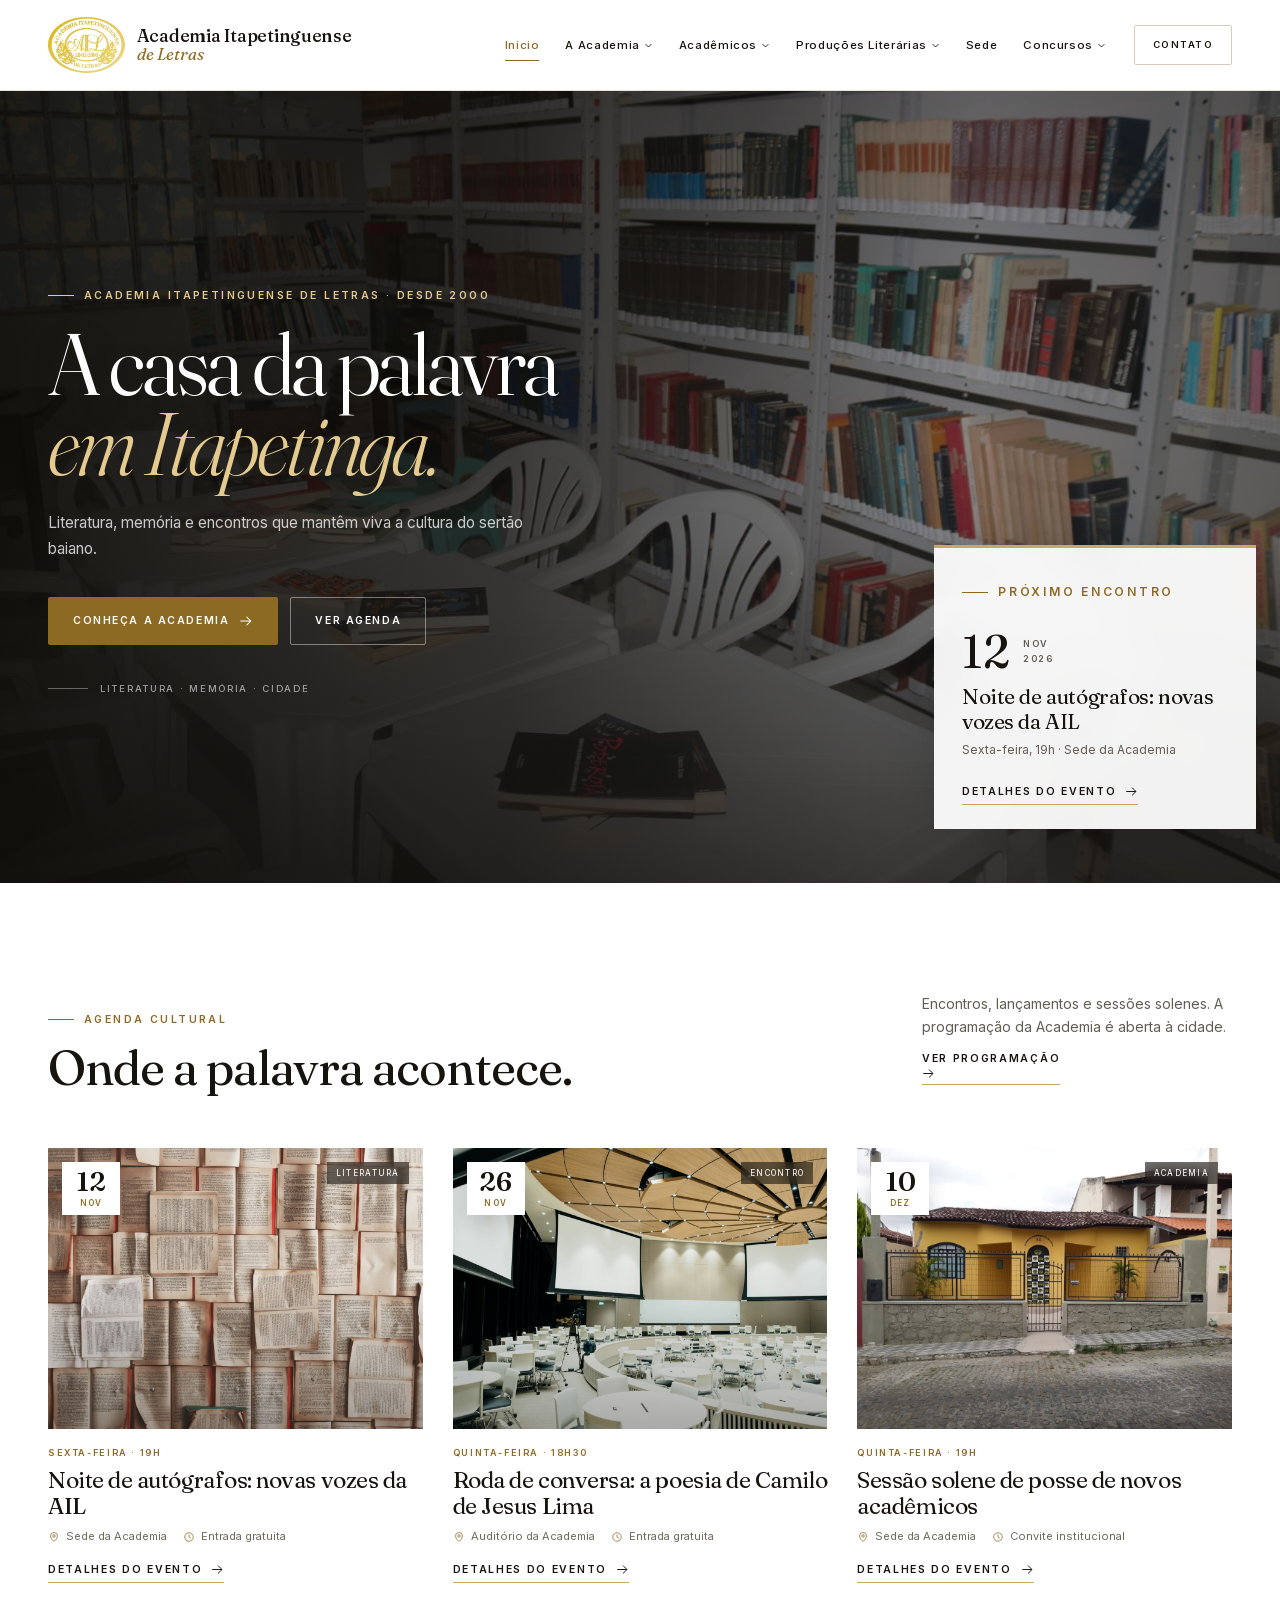
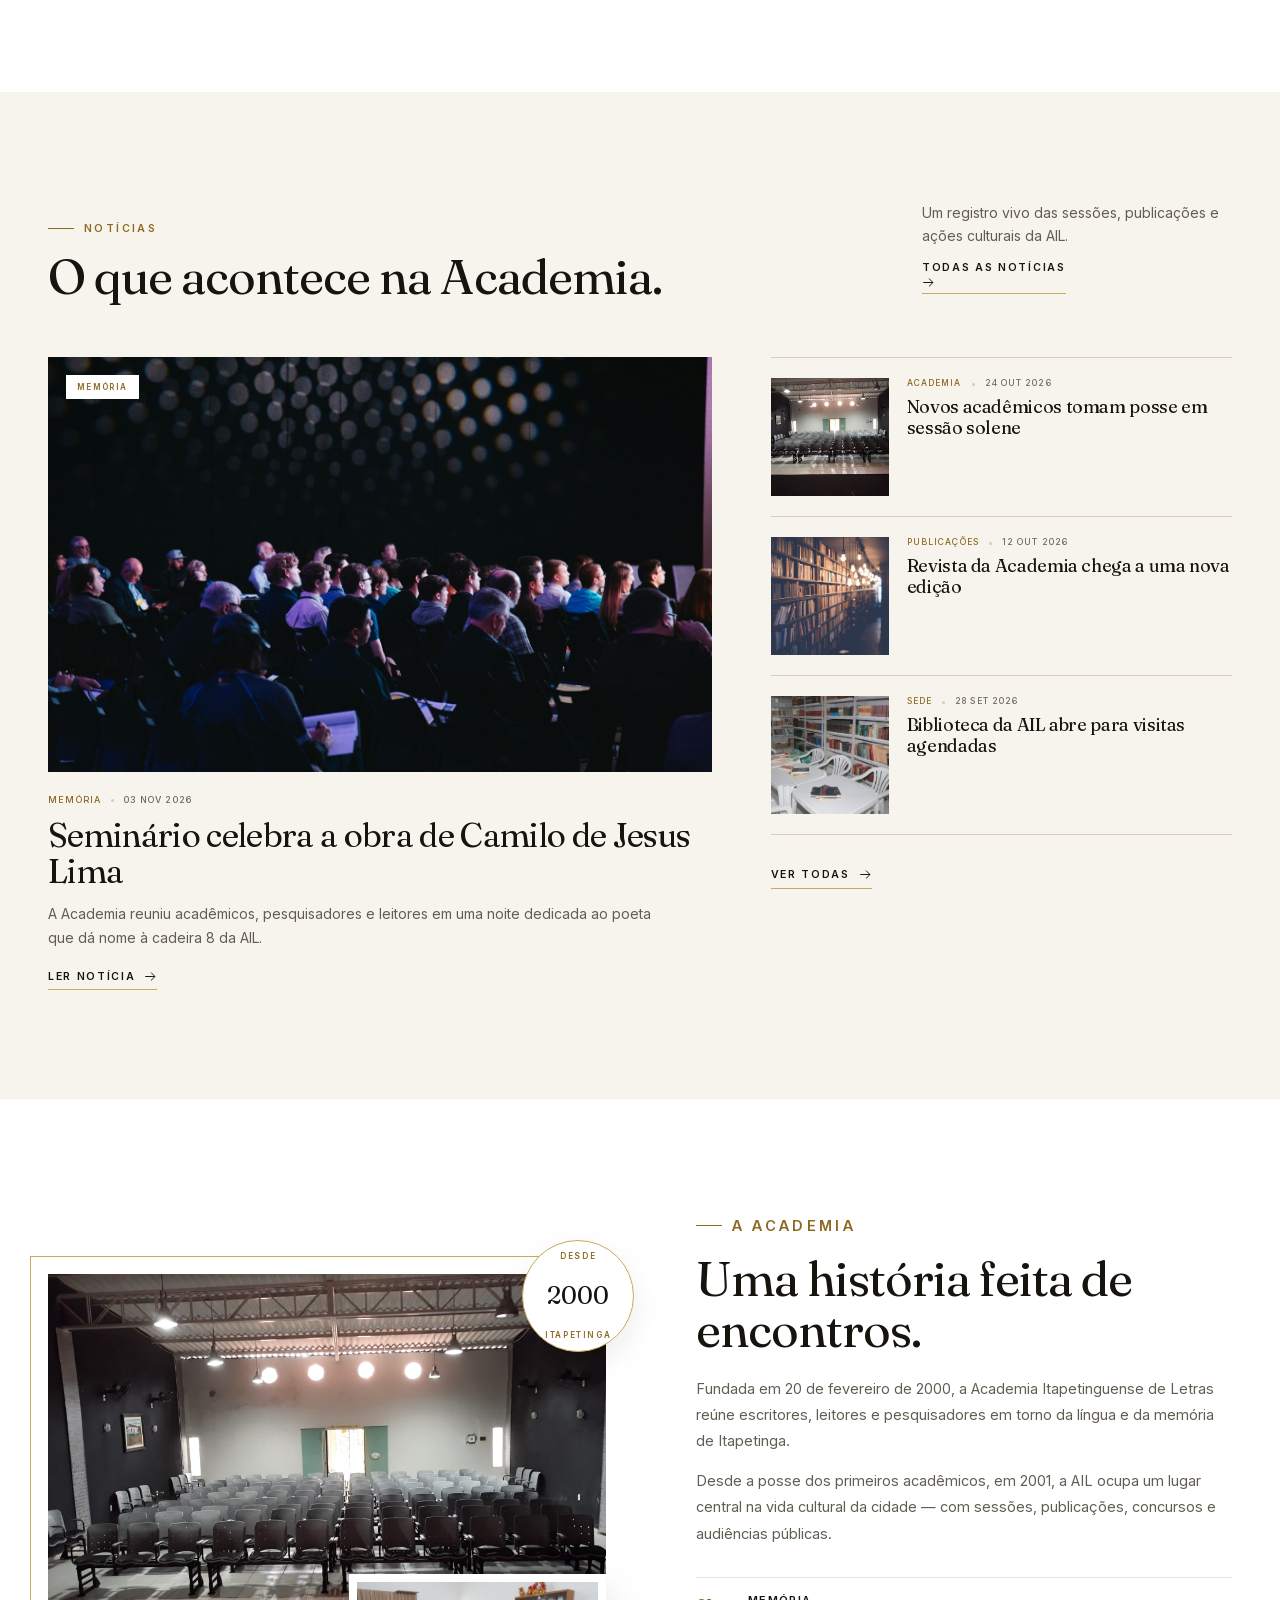
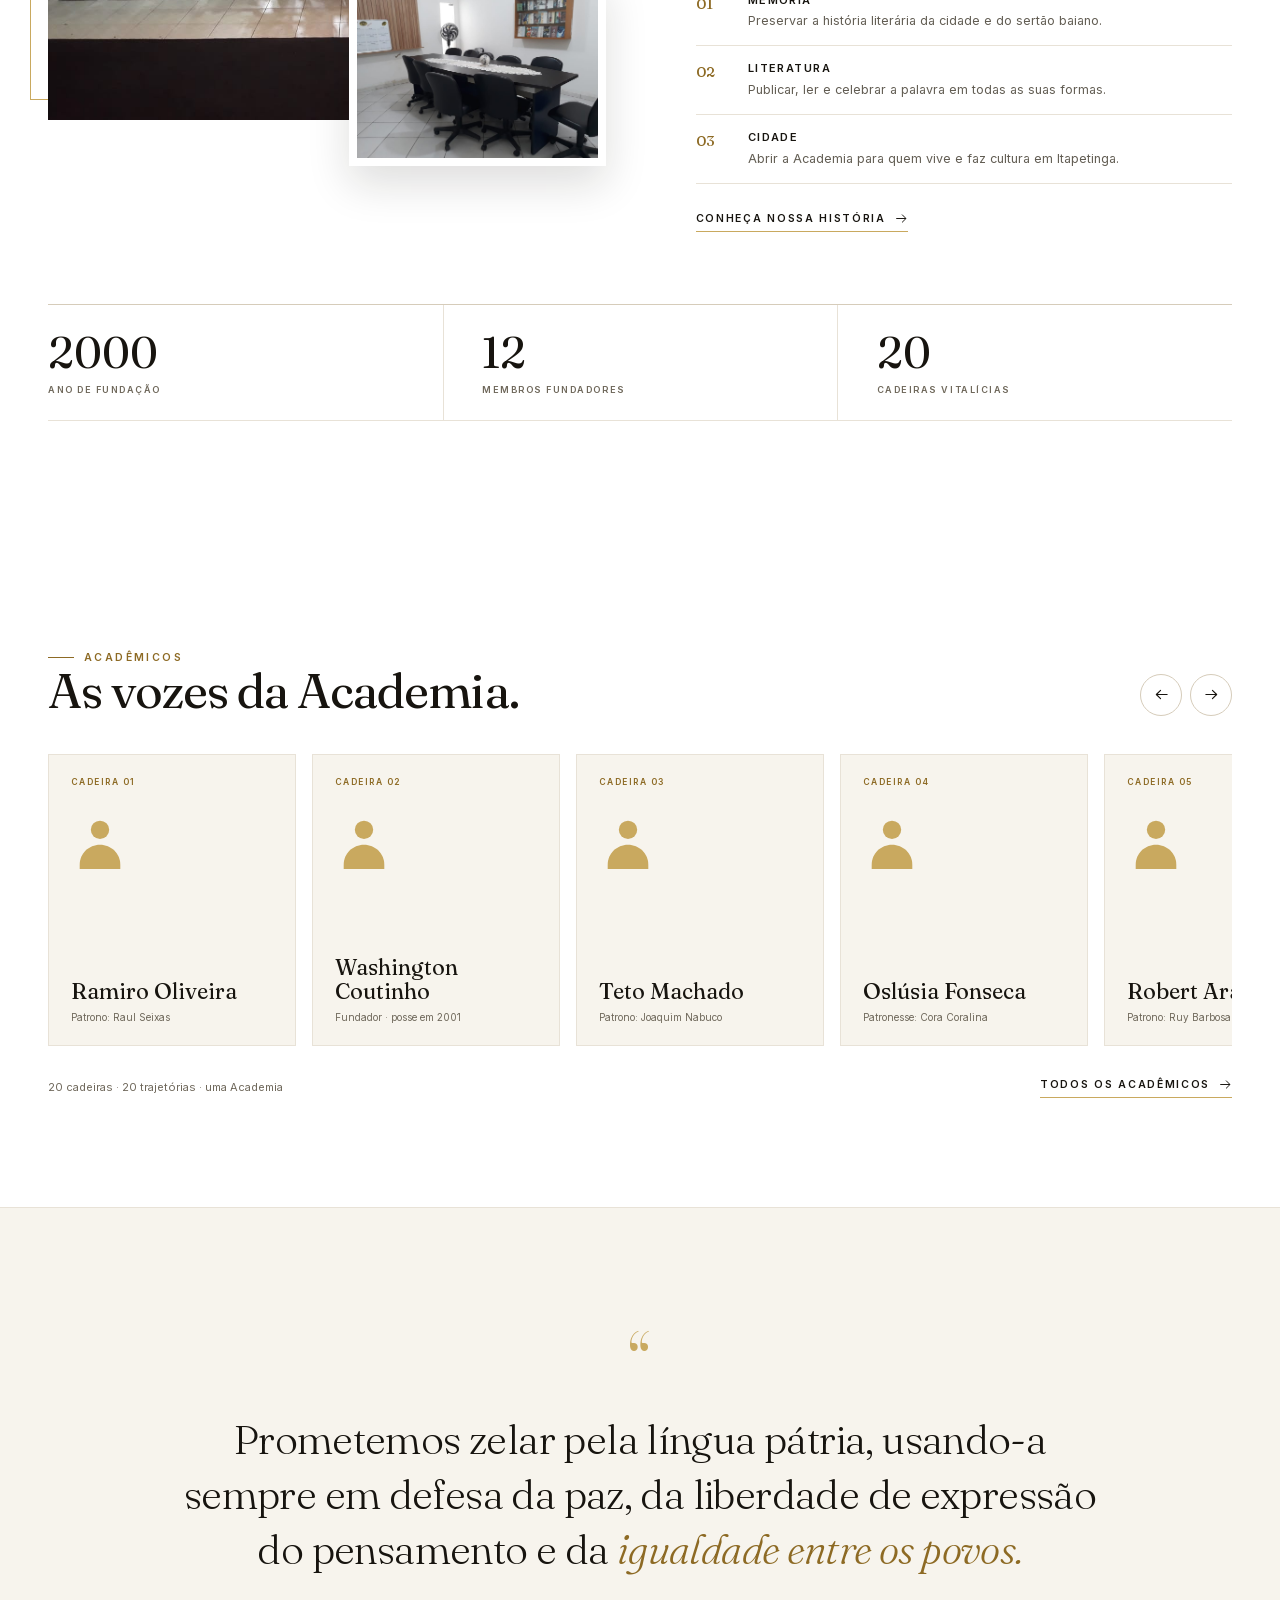
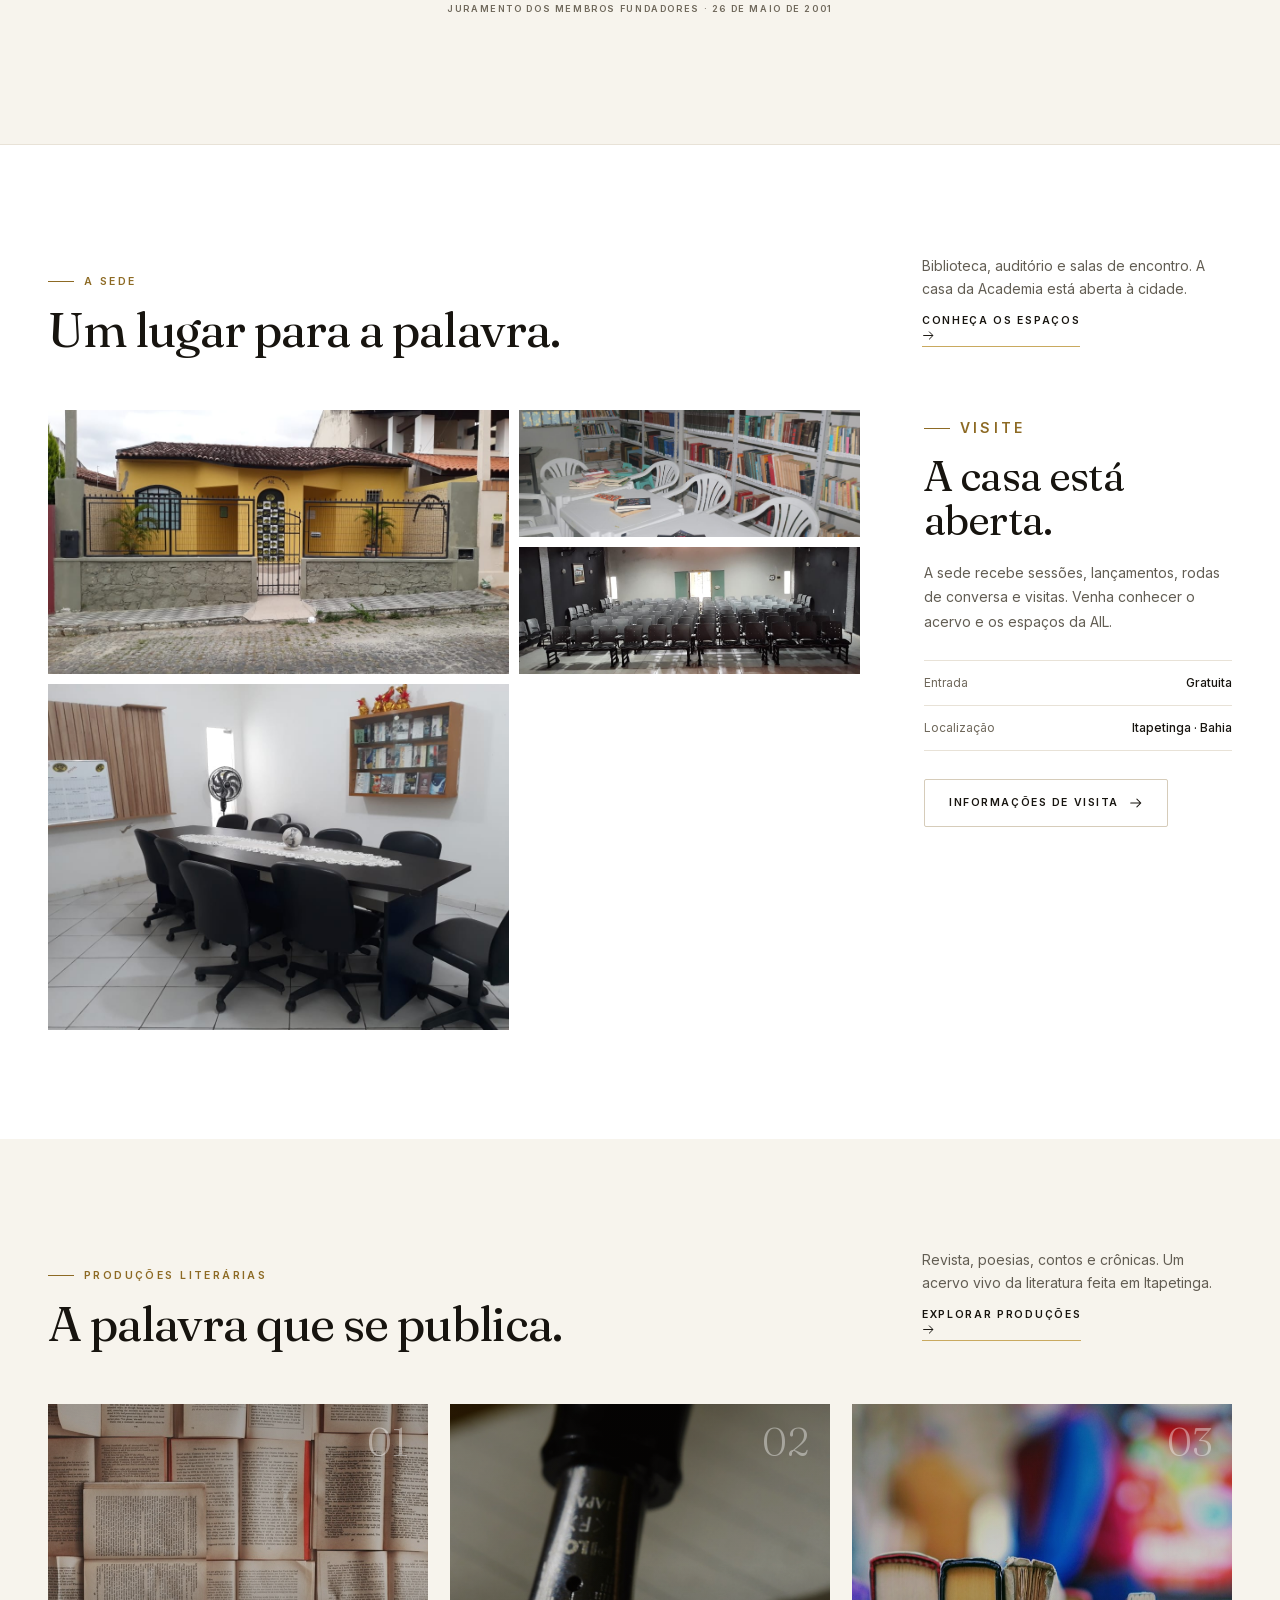
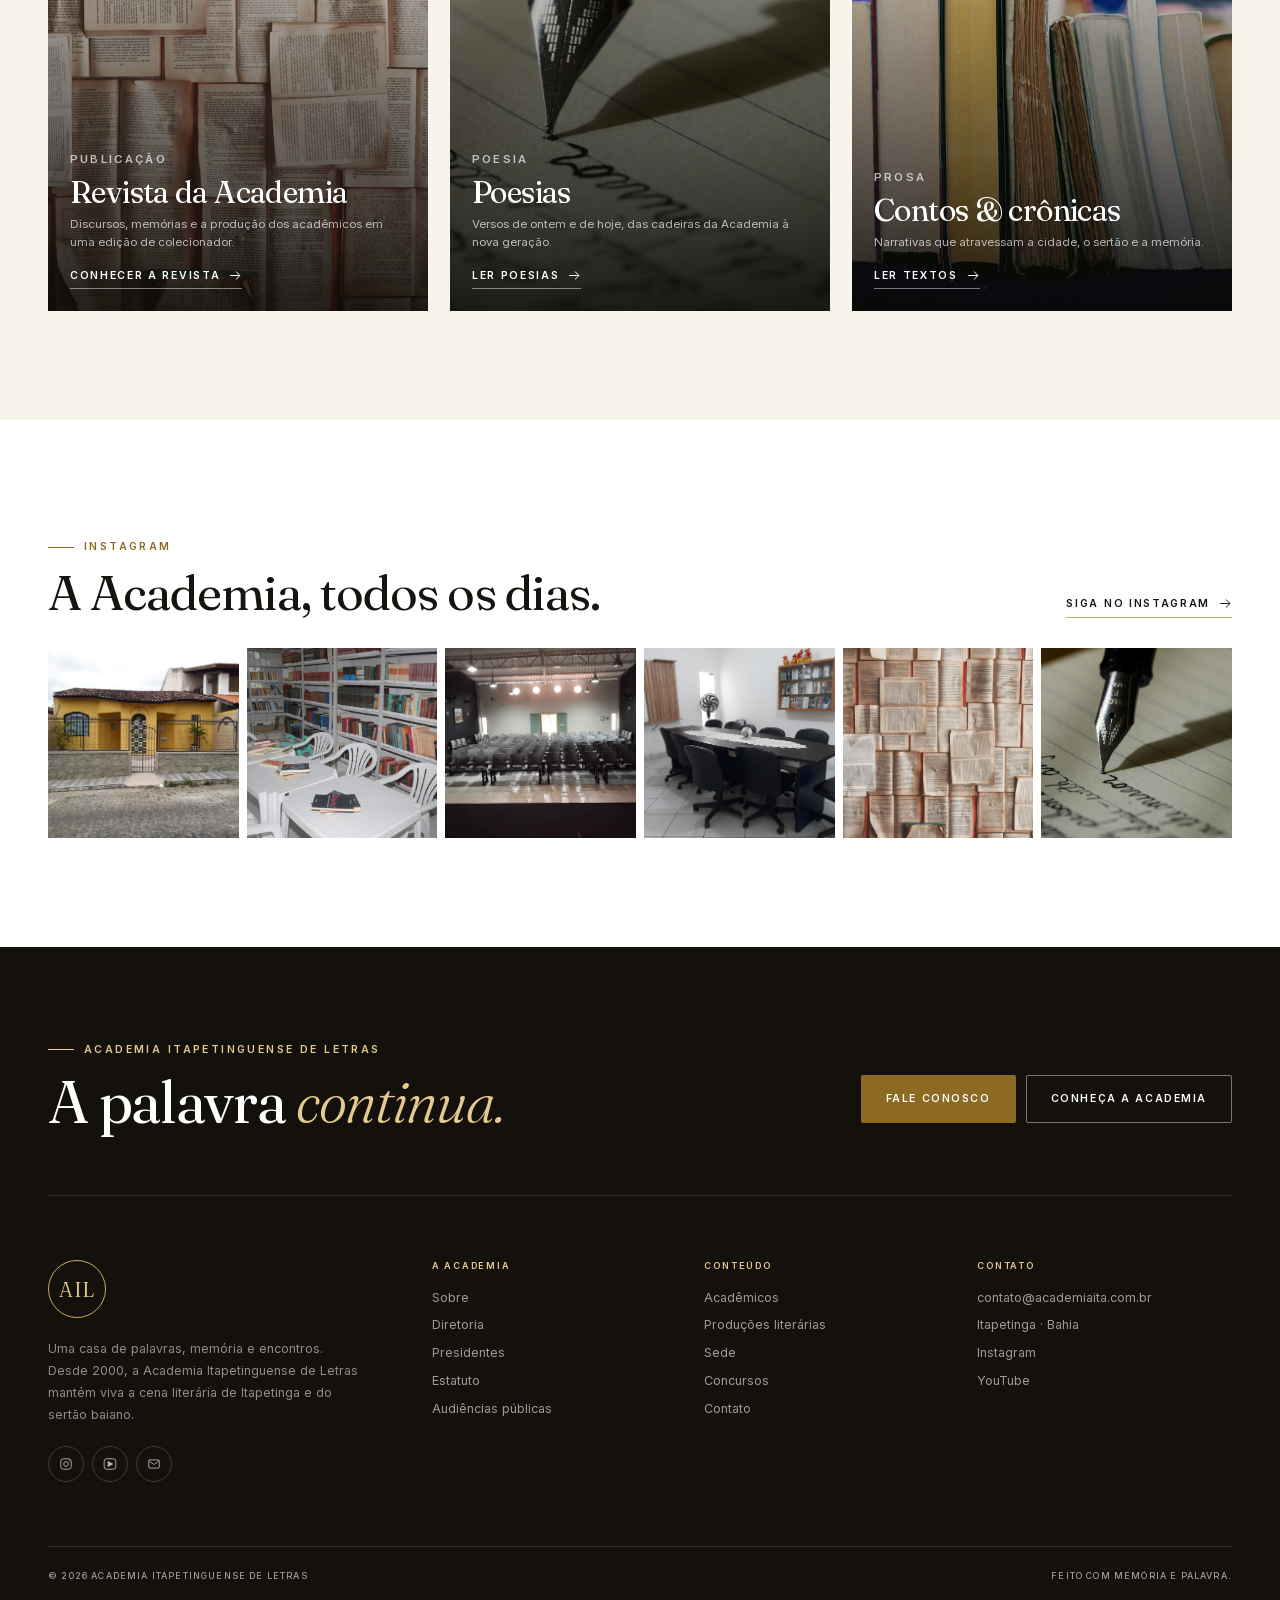
<file: index.html>
<!DOCTYPE html>
<html lang="pt-BR">
<head>
  <meta charset="utf-8">
  <meta name="viewport" content="width=device-width, initial-scale=1">
  <title>Academia Itapetinguense de Letras · Itapetinga, Bahia</title>
  <meta name="description" content="A casa da palavra em Itapetinga. Literatura, memória, agenda cultural, acadêmicos e produções literárias da Academia Itapetinguense de Letras.">
  <meta name="theme-color" content="#17140f">
  <link rel="icon" href="assets/img/favicon.svg" type="image/svg+xml">
  <link rel="stylesheet" href="assets/css/style.css?v=6">
  <script>document.documentElement.classList.add("js");</script>
</head>
<body>
<a class="skip-link" href="#main">Ir para o conteúdo</a>
<header class="site-header" id="site-header">
  <div class="container header-inner">
    <a class="brand" href="index.html" aria-label="Academia Itapetinguense de Letras">
      <img class="brand-logo" src="assets/img/logo.jpg" width="300" height="219" alt="Brasão da Academia Itapetinguense de Letras">
      <span class="brand-text"><strong>Academia Itapetinguense</strong> <span>de Letras</span></span>
    </a>
    <nav class="main-nav" id="main-nav" aria-label="Navegação principal">
      <ul class="nav-list">
        <li class="nav-item"><a class="nav-link is-active" href="index.html" aria-current="page">Início</a></li>
        <li class="nav-item">
          <a class="nav-link" href="academia.html">A Academia <svg class="chev" viewBox="0 0 12 12" fill="none" aria-hidden="true"><path d="M2.5 4.5 6 8l3.5-3.5" stroke="currentColor" stroke-width="1.2" stroke-linecap="round" stroke-linejoin="round"/></svg></a>
          <div class="dropdown dropdown-wide">
            <div>
              <p class="dropdown-title">Institucional</p>
              <a href="academia.html#sobre">Sobre a Academia</a>
              <a href="diretoria.html">Diretoria</a>
              <a href="presidentes.html">Presidentes</a>
              <a href="estatuto.html">Estatuto</a>
            </div>
            <div>
              <p class="dropdown-title">Audiências públicas</p>
              <a href="academia.html#castro-alves">Castro Alves</a>
              <a href="academia.html#loja-maconica">Loja Maçônica de Itapetinga</a>
              <a href="academia.html#camilo-jesus-lima">Camilo de Jesus Lima</a>
              <a href="academia.html#juvino-oliveira">Juvino Oliveira</a>
            </div>
          </div>
        </li>
        <li class="nav-item">
          <a class="nav-link" href="academicos.html">Acadêmicos <svg class="chev" viewBox="0 0 12 12" fill="none" aria-hidden="true"><path d="M2.5 4.5 6 8l3.5-3.5" stroke="currentColor" stroke-width="1.2" stroke-linecap="round" stroke-linejoin="round"/></svg></a>
          <div class="dropdown">
            <a href="academicos.html#atuais">Atuais</a>
            <a href="academicos.html#anteriores">Anteriores</a>
            <a href="academicos.html#patronos">Patronos</a>
          </div>
        </li>
        <li class="nav-item">
          <a class="nav-link" href="producoes.html">Produções Literárias <svg class="chev" viewBox="0 0 12 12" fill="none" aria-hidden="true"><path d="M2.5 4.5 6 8l3.5-3.5" stroke="currentColor" stroke-width="1.2" stroke-linecap="round" stroke-linejoin="round"/></svg></a>
          <div class="dropdown">
            <a href="producoes.html#revista">Revista da Academia</a>
            <a href="producoes.html#poesias">Poesias</a>
            <a href="producoes.html#contos">Contos</a>
            <a href="producoes.html#cronicas">Crônicas</a>
          </div>
        </li>
        <li class="nav-item"><a class="nav-link" href="sede.html">Sede</a></li>
        <li class="nav-item">
          <a class="nav-link" href="concursos.html">Concursos <svg class="chev" viewBox="0 0 12 12" fill="none" aria-hidden="true"><path d="M2.5 4.5 6 8l3.5-3.5" stroke="currentColor" stroke-width="1.2" stroke-linecap="round" stroke-linejoin="round"/></svg></a>
          <div class="dropdown">
            <a href="concursos.html#editais">Editais</a>
            <a href="concursos.html#vencedores">Vencedores</a>
          </div>
        </li>
      </ul>
      <div class="mobile-nav-extra">
        <a class="btn btn-gold" href="contato.html">Fale conosco</a>
        <p>Itapetinga · Bahia</p>
      </div>
    </nav>
    <div class="header-actions">
      <a class="btn btn-outline header-contact" href="contato.html">Contato</a>
      <button class="menu-toggle" type="button" aria-label="Abrir menu" aria-expanded="false" aria-controls="main-nav"><span></span><span></span></button>
    </div>
  </div>
</header>
<main id="main">
<section class="hero">
  <img class="hero-bg" src="assets/img/biblioteca.jpg" alt="Biblioteca da Academia Itapetinguense de Letras" width="1599" height="1066">
  <div class="container hero-content">
    <div class="hero-copy">
      <p class="eyebrow eyebrow-light">Academia Itapetinguense de Letras · desde 2000</p>
      <h1>A casa da palavra<br><em>em Itapetinga.</em></h1>
      <p class="hero-sub">Literatura, memória e encontros que mantêm viva a cultura do sertão baiano.</p>
      <div class="hero-actions">
        <a class="btn btn-gold" href="academia.html">Conheça a Academia <svg viewBox="0 0 16 16" fill="none" aria-hidden="true"><path d="M2 8h11M9 3.5 13.5 8 9 12.5" stroke="currentColor" stroke-width="1.2" stroke-linecap="round" stroke-linejoin="round"/></svg></a>
        <a class="btn btn-ghost" href="#agenda">Ver agenda</a>
      </div>
      <p class="hero-note">Literatura · memória · cidade</p>
    </div>
  </div>
  <aside class="next-event">
    <p class="eyebrow">Próximo encontro</p>
    <div class="next-date"><b>12</b><span>Nov<br>2026</span></div>
    <h3>Noite de autógrafos: novas vozes da AIL</h3>
    <p>Sexta-feira, 19h · Sede da Academia</p>
    <a class="link-arrow" href="#agenda">Detalhes do evento <svg viewBox="0 0 16 16" fill="none" aria-hidden="true"><path d="M2 8h11M9 3.5 13.5 8 9 12.5" stroke="currentColor" stroke-width="1.2" stroke-linecap="round" stroke-linejoin="round"/></svg></a>
  </aside>
</section>

<section class="section" id="agenda">
  <div class="container">
    <div class="section-head reveal">
      <div>
        <p class="eyebrow">Agenda cultural</p>
        <h2>Onde a palavra acontece.</h2>
      </div>
      <div class="head-aside">
        <p>Encontros, lançamentos e sessões solenes. A programação da Academia é aberta à cidade.</p>
        <a class="link-arrow" href="academia.html#audiencias">Ver programação <svg viewBox="0 0 16 16" fill="none" aria-hidden="true"><path d="M2 8h11M9 3.5 13.5 8 9 12.5" stroke="currentColor" stroke-width="1.2" stroke-linecap="round" stroke-linejoin="round"/></svg></a>
      </div>
    </div>
    <div class="agenda-grid">
      <a class="event-card reveal" href="#agenda" data-delay="1">
        <div class="event-media">
          <img src="assets/img/stock/open-book.jpg" alt="Livro aberto sobre uma mesa" loading="lazy" width="1400" height="933">
          <span class="date-badge"><b>12</b><span>Nov</span></span>
          <span class="event-tag">Literatura</span>
        </div>
        <div class="event-body">
          <p class="event-kicker">Sexta-feira · 19h</p>
          <h3>Noite de autógrafos: novas vozes da AIL</h3>
          <div class="event-meta">
            <span><svg viewBox="0 0 24 24" fill="none" aria-hidden="true"><path d="M12 21s7-5.4 7-11a7 7 0 1 0-14 0c0 5.6 7 11 7 11Z" stroke="currentColor" stroke-width="1.5"/><circle cx="12" cy="10" r="2.5" stroke="currentColor" stroke-width="1.5"/></svg> Sede da Academia</span>
            <span><svg viewBox="0 0 24 24" fill="none" aria-hidden="true"><circle cx="12" cy="12" r="8.5" stroke="currentColor" stroke-width="1.5"/><path d="M12 7.5V12l3 2" stroke="currentColor" stroke-width="1.5" stroke-linecap="round"/></svg> Entrada gratuita</span>
          </div>
          <span class="link-arrow">Detalhes do evento <svg viewBox="0 0 16 16" fill="none" aria-hidden="true"><path d="M2 8h11M9 3.5 13.5 8 9 12.5" stroke="currentColor" stroke-width="1.2" stroke-linecap="round" stroke-linejoin="round"/></svg></span>
        </div>
      </a>
      <a class="event-card reveal" href="#agenda" data-delay="4">
        <div class="event-media">
          <img src="assets/img/stock/event-2.jpg" alt="Público reunido em um encontro cultural" loading="lazy" width="1400" height="934">
          <span class="date-badge"><b>26</b><span>Nov</span></span>
          <span class="event-tag">Encontro</span>
        </div>
        <div class="event-body">
          <p class="event-kicker">Quinta-feira · 18h30</p>
          <h3>Roda de conversa: a poesia de Camilo de Jesus Lima</h3>
          <div class="event-meta">
            <span><svg viewBox="0 0 24 24" fill="none" aria-hidden="true"><path d="M12 21s7-5.4 7-11a7 7 0 1 0-14 0c0 5.6 7 11 7 11Z" stroke="currentColor" stroke-width="1.5"/><circle cx="12" cy="10" r="2.5" stroke="currentColor" stroke-width="1.5"/></svg> Auditório da Academia</span>
            <span><svg viewBox="0 0 24 24" fill="none" aria-hidden="true"><circle cx="12" cy="12" r="8.5" stroke="currentColor" stroke-width="1.5"/><path d="M12 7.5V12l3 2" stroke="currentColor" stroke-width="1.5" stroke-linecap="round"/></svg> Entrada gratuita</span>
          </div>
          <span class="link-arrow">Detalhes do evento <svg viewBox="0 0 16 16" fill="none" aria-hidden="true"><path d="M2 8h11M9 3.5 13.5 8 9 12.5" stroke="currentColor" stroke-width="1.2" stroke-linecap="round" stroke-linejoin="round"/></svg></span>
        </div>
      </a>
      <a class="event-card reveal" href="#agenda" data-delay="6">
        <div class="event-media">
          <img src="assets/img/sede.jpg" alt="Sede da Academia Itapetinguense de Letras" loading="lazy" width="1032" height="774">
          <span class="date-badge"><b>10</b><span>Dez</span></span>
          <span class="event-tag">Academia</span>
        </div>
        <div class="event-body">
          <p class="event-kicker">Quinta-feira · 19h</p>
          <h3>Sessão solene de posse de novos acadêmicos</h3>
          <div class="event-meta">
            <span><svg viewBox="0 0 24 24" fill="none" aria-hidden="true"><path d="M12 21s7-5.4 7-11a7 7 0 1 0-14 0c0 5.6 7 11 7 11Z" stroke="currentColor" stroke-width="1.5"/><circle cx="12" cy="10" r="2.5" stroke="currentColor" stroke-width="1.5"/></svg> Sede da Academia</span>
            <span><svg viewBox="0 0 24 24" fill="none" aria-hidden="true"><circle cx="12" cy="12" r="8.5" stroke="currentColor" stroke-width="1.5"/><path d="M12 7.5V12l3 2" stroke="currentColor" stroke-width="1.5" stroke-linecap="round"/></svg> Convite institucional</span>
          </div>
          <span class="link-arrow">Detalhes do evento <svg viewBox="0 0 16 16" fill="none" aria-hidden="true"><path d="M2 8h11M9 3.5 13.5 8 9 12.5" stroke="currentColor" stroke-width="1.2" stroke-linecap="round" stroke-linejoin="round"/></svg></span>
        </div>
      </a>
    </div>
  </div>
</section>

<section class="section section-paper">
  <div class="container">
    <div class="section-head reveal">
      <div>
        <p class="eyebrow">Notícias</p>
        <h2>O que acontece na Academia.</h2>
      </div>
      <div class="head-aside">
        <p>Um registro vivo das sessões, publicações e ações culturais da AIL.</p>
        <a class="link-arrow" href="#noticias">Todas as notícias <svg viewBox="0 0 16 16" fill="none" aria-hidden="true"><path d="M2 8h11M9 3.5 13.5 8 9 12.5" stroke="currentColor" stroke-width="1.2" stroke-linecap="round" stroke-linejoin="round"/></svg></a>
      </div>
    </div>
    <div class="news-layout" id="noticias">
      <a class="feature-story reveal" href="#noticias">
        <div class="feature-media">
          <img src="assets/img/stock/event-1.jpg" alt="Plateia em um seminário literário" loading="lazy" width="1400" height="933">
          <span class="feature-tag">Memória</span>
        </div>
        <div class="feature-body">
          <div class="feature-meta"><span class="cat">Memória</span><span class="dot"></span><span>03 nov 2026</span></div>
          <h3>Seminário celebra a obra de Camilo de Jesus Lima</h3>
          <p>A Academia reuniu acadêmicos, pesquisadores e leitores em uma noite dedicada ao poeta que dá nome à cadeira 8 da AIL.</p>
          <span class="link-arrow">Ler notícia <svg viewBox="0 0 16 16" fill="none" aria-hidden="true"><path d="M2 8h11M9 3.5 13.5 8 9 12.5" stroke="currentColor" stroke-width="1.2" stroke-linecap="round" stroke-linejoin="round"/></svg></span>
        </div>
      </a>
      <div class="news-list reveal" data-delay="3">
        <a class="news-item" href="#noticias">
          <div class="news-thumb"><img src="assets/img/auditorio.jpg" alt="Auditório da Academia" loading="lazy" width="1032" height="774"></div>
          <div>
            <div class="news-meta"><span class="cat">Academia</span><span class="dot"></span><span>24 out 2026</span></div>
            <h4>Novos acadêmicos tomam posse em sessão solene</h4>
          </div>
        </a>
        <a class="news-item" href="#noticias">
          <div class="news-thumb"><img src="assets/img/stock/books-1.jpg" alt="Livros em uma estante" loading="lazy" width="1400" height="1294"></div>
          <div>
            <div class="news-meta"><span class="cat">Publicações</span><span class="dot"></span><span>12 out 2026</span></div>
            <h4>Revista da Academia chega a uma nova edição</h4>
          </div>
        </a>
        <a class="news-item" href="#noticias">
          <div class="news-thumb"><img src="assets/img/biblioteca.jpg" alt="Biblioteca da Academia" loading="lazy" width="1599" height="1066"></div>
          <div>
            <div class="news-meta"><span class="cat">Sede</span><span class="dot"></span><span>28 set 2026</span></div>
            <h4>Biblioteca da AIL abre para visitas agendadas</h4>
          </div>
        </a>
        <div class="news-list-foot"><a class="link-arrow" href="#noticias">Ver todas <svg viewBox="0 0 16 16" fill="none" aria-hidden="true"><path d="M2 8h11M9 3.5 13.5 8 9 12.5" stroke="currentColor" stroke-width="1.2" stroke-linecap="round" stroke-linejoin="round"/></svg></a></div>
      </div>
    </div>
  </div>
</section>

<section class="section">
  <div class="container">
    <div class="about-grid">
      <div class="about-visual reveal">
        <div class="about-main"><img src="assets/img/auditorio.jpg" alt="Auditório da Academia Itapetinguense de Letras" loading="lazy" width="1032" height="774"></div>
        <div class="about-small"><img src="assets/img/sala-reunioes.jpg" alt="Sala de reuniões da Academia" loading="lazy" width="1032" height="774"></div>
        <div class="about-seal"><span>Desde</span><b>2000</b><span>Itapetinga</span></div>
      </div>
      <div class="about-copy reveal" data-delay="3">
        <p class="eyebrow">A Academia</p>
        <h2>Uma história feita de encontros.</h2>
        <p>Fundada em 20 de fevereiro de 2000, a Academia Itapetinguense de Letras reúne escritores, leitores e pesquisadores em torno da língua e da memória de Itapetinga.</p>
        <p>Desde a posse dos primeiros acadêmicos, em 2001, a AIL ocupa um lugar central na vida cultural da cidade — com sessões, publicações, concursos e audiências públicas.</p>
        <div class="pillars">
          <div class="pillar"><span class="num">01</span><div><h3>Memória</h3><p>Preservar a história literária da cidade e do sertão baiano.</p></div></div>
          <div class="pillar"><span class="num">02</span><div><h3>Literatura</h3><p>Publicar, ler e celebrar a palavra em todas as suas formas.</p></div></div>
          <div class="pillar"><span class="num">03</span><div><h3>Cidade</h3><p>Abrir a Academia para quem vive e faz cultura em Itapetinga.</p></div></div>
        </div>
        <a class="link-arrow" href="academia.html">Conheça nossa história <svg viewBox="0 0 16 16" fill="none" aria-hidden="true"><path d="M2 8h11M9 3.5 13.5 8 9 12.5" stroke="currentColor" stroke-width="1.2" stroke-linecap="round" stroke-linejoin="round"/></svg></a>
      </div>
    </div>
    <div class="stats-row reveal">
      <div class="stat"><b>2000</b><span>Ano de fundação</span></div>
      <div class="stat"><b>12</b><span>Membros fundadores</span></div>
      <div class="stat"><b>20</b><span>Cadeiras vitalícias</span></div>
    </div>
  </div>
</section>

<section class="section">
  <div class="container">
    <div class="voices-head reveal">
      <div>
        <p class="eyebrow">Acadêmicos</p>
        <h2>As vozes da Academia.</h2>
      </div>
      <div class="voices-nav">
        <button class="circle-btn" type="button" data-voices-prev aria-label="Ver acadêmicos anteriores"><svg viewBox="0 0 16 16" fill="none" aria-hidden="true"><path d="M14 8H3M7 3.5 2.5 8 7 12.5" stroke="currentColor" stroke-width="1.2" stroke-linecap="round" stroke-linejoin="round"/></svg></button>
        <button class="circle-btn" type="button" data-voices-next aria-label="Ver próximos acadêmicos"><svg viewBox="0 0 16 16" fill="none" aria-hidden="true"><path d="M2 8h11M9 3.5 13.5 8 9 12.5" stroke="currentColor" stroke-width="1.2" stroke-linecap="round" stroke-linejoin="round"/></svg></button>
      </div>
    </div>
    <div class="voices-track" data-voices-track>
      <article class="voice-card reveal">
  <span class="voice-chair">Cadeira 01</span>
  <span class="voice-silhouette"><svg class="person-silhouette" viewBox="0 0 120 120" fill="none" aria-hidden="true"><circle cx="60" cy="39" r="19" fill="currentColor"/><path d="M18 111c0-22.6 18.8-41 42-41s42 18.4 42 41v9H18v-9Z" fill="currentColor"/></svg></span>
  <span class="voice-name">Ramiro Oliveira</span>
  <span class="voice-patron">Patrono: Raul Seixas</span>
</article>
<article class="voice-card reveal">
  <span class="voice-chair">Cadeira 02</span>
  <span class="voice-silhouette"><svg class="person-silhouette" viewBox="0 0 120 120" fill="none" aria-hidden="true"><circle cx="60" cy="39" r="19" fill="currentColor"/><path d="M18 111c0-22.6 18.8-41 42-41s42 18.4 42 41v9H18v-9Z" fill="currentColor"/></svg></span>
  <span class="voice-name">Washington Coutinho</span>
  <span class="voice-patron">Fundador · posse em 2001</span>
</article>
<article class="voice-card reveal">
  <span class="voice-chair">Cadeira 03</span>
  <span class="voice-silhouette"><svg class="person-silhouette" viewBox="0 0 120 120" fill="none" aria-hidden="true"><circle cx="60" cy="39" r="19" fill="currentColor"/><path d="M18 111c0-22.6 18.8-41 42-41s42 18.4 42 41v9H18v-9Z" fill="currentColor"/></svg></span>
  <span class="voice-name">Teto Machado</span>
  <span class="voice-patron">Patrono: Joaquim Nabuco</span>
</article>
<article class="voice-card reveal">
  <span class="voice-chair">Cadeira 04</span>
  <span class="voice-silhouette"><svg class="person-silhouette" viewBox="0 0 120 120" fill="none" aria-hidden="true"><circle cx="60" cy="39" r="19" fill="currentColor"/><path d="M18 111c0-22.6 18.8-41 42-41s42 18.4 42 41v9H18v-9Z" fill="currentColor"/></svg></span>
  <span class="voice-name">Oslúsia Fonseca</span>
  <span class="voice-patron">Patronesse: Cora Coralina</span>
</article>
<article class="voice-card reveal">
  <span class="voice-chair">Cadeira 05</span>
  <span class="voice-silhouette"><svg class="person-silhouette" viewBox="0 0 120 120" fill="none" aria-hidden="true"><circle cx="60" cy="39" r="19" fill="currentColor"/><path d="M18 111c0-22.6 18.8-41 42-41s42 18.4 42 41v9H18v-9Z" fill="currentColor"/></svg></span>
  <span class="voice-name">Robert Araújo</span>
  <span class="voice-patron">Patrono: Ruy Barbosa</span>
</article>
<article class="voice-card reveal">
  <span class="voice-chair">Cadeira 06</span>
  <span class="voice-silhouette"><svg class="person-silhouette" viewBox="0 0 120 120" fill="none" aria-hidden="true"><circle cx="60" cy="39" r="19" fill="currentColor"/><path d="M18 111c0-22.6 18.8-41 42-41s42 18.4 42 41v9H18v-9Z" fill="currentColor"/></svg></span>
  <span class="voice-name">Silvio Macedo</span>
  <span class="voice-patron">Patrono: Carlos Drummond de Andrade</span>
</article>
<article class="voice-card reveal">
  <span class="voice-chair">Cadeira 07</span>
  <span class="voice-silhouette"><svg class="person-silhouette" viewBox="0 0 120 120" fill="none" aria-hidden="true"><circle cx="60" cy="39" r="19" fill="currentColor"/><path d="M18 111c0-22.6 18.8-41 42-41s42 18.4 42 41v9H18v-9Z" fill="currentColor"/></svg></span>
  <span class="voice-name">Júlia Lícia</span>
  <span class="voice-patron">Patronesse: Janete Clair</span>
</article>
<article class="voice-card reveal">
  <span class="voice-chair">Cadeira 08</span>
  <span class="voice-silhouette"><svg class="person-silhouette" viewBox="0 0 120 120" fill="none" aria-hidden="true"><circle cx="60" cy="39" r="19" fill="currentColor"/><path d="M18 111c0-22.6 18.8-41 42-41s42 18.4 42 41v9H18v-9Z" fill="currentColor"/></svg></span>
  <span class="voice-name">José Andrade</span>
  <span class="voice-patron">Patrono: Camilo de Jesus Lima</span>
</article>
<article class="voice-card reveal">
  <span class="voice-chair">Cadeira 09</span>
  <span class="voice-silhouette"><svg class="person-silhouette" viewBox="0 0 120 120" fill="none" aria-hidden="true"><circle cx="60" cy="39" r="19" fill="currentColor"/><path d="M18 111c0-22.6 18.8-41 42-41s42 18.4 42 41v9H18v-9Z" fill="currentColor"/></svg></span>
  <span class="voice-name">Milton Macedo</span>
  <span class="voice-patron">Patrono: Dias Gomes</span>
</article>
<article class="voice-card reveal">
  <span class="voice-chair">Cadeira 10</span>
  <span class="voice-silhouette"><svg class="person-silhouette" viewBox="0 0 120 120" fill="none" aria-hidden="true"><circle cx="60" cy="39" r="19" fill="currentColor"/><path d="M18 111c0-22.6 18.8-41 42-41s42 18.4 42 41v9H18v-9Z" fill="currentColor"/></svg></span>
  <span class="voice-name">Joselice Coelho Dias</span>
  <span class="voice-patron">Patrono: Gregório de Matos</span>
</article>
    </div>
    <div class="voices-foot reveal">
      <p>20 cadeiras · 20 trajetórias · uma Academia</p>
      <a class="link-arrow" href="academicos.html">Todos os acadêmicos <svg viewBox="0 0 16 16" fill="none" aria-hidden="true"><path d="M2 8h11M9 3.5 13.5 8 9 12.5" stroke="currentColor" stroke-width="1.2" stroke-linecap="round" stroke-linejoin="round"/></svg></a>
    </div>
  </div>
</section>

<section class="quote-section">
  <div class="container quote-inner reveal">
    <div class="quote-mark">“</div>
    <blockquote>Prometemos zelar pela língua pátria, usando-a sempre em defesa da paz, da liberdade de expressão do pensamento e da <em>igualdade entre os povos.</em></blockquote>
    <p class="quote-attribution">Juramento dos membros fundadores · 26 de maio de 2001</p>
  </div>
</section>

<section class="section">
  <div class="container">
    <div class="section-head reveal">
      <div>
        <p class="eyebrow">A sede</p>
        <h2>Um lugar para a palavra.</h2>
      </div>
      <div class="head-aside">
        <p>Biblioteca, auditório e salas de encontro. A casa da Academia está aberta à cidade.</p>
        <a class="link-arrow" href="sede.html">Conheça os espaços <svg viewBox="0 0 16 16" fill="none" aria-hidden="true"><path d="M2 8h11M9 3.5 13.5 8 9 12.5" stroke="currentColor" stroke-width="1.2" stroke-linecap="round" stroke-linejoin="round"/></svg></a>
      </div>
    </div>
    <div class="sede-layout">
      <div class="sede-gallery reveal">
        <div class="gallery-item"><img src="assets/img/sede.jpg" alt="Fachada e salão da sede" loading="lazy" width="1032" height="774"><span class="gallery-caption">Sede</span></div>
        <div class="gallery-item"><img src="assets/img/biblioteca.jpg" alt="Biblioteca da Academia" loading="lazy" width="1599" height="1066"><span class="gallery-caption">Biblioteca</span></div>
        <div class="gallery-item"><img src="assets/img/auditorio.jpg" alt="Auditório da Academia" loading="lazy" width="1032" height="774"><span class="gallery-caption">Auditório</span></div>
        <div class="gallery-item"><img src="assets/img/sala-reunioes.jpg" alt="Sala de reuniões da Academia" loading="lazy" width="1032" height="774"><span class="gallery-caption">Sala de reuniões</span></div>
      </div>
      <div class="sede-info reveal" data-delay="3">
        <p class="eyebrow">Visite</p>
        <h2>A casa está aberta.</h2>
        <p>A sede recebe sessões, lançamentos, rodas de conversa e visitas. Venha conhecer o acervo e os espaços da AIL.</p>
        <div class="info-list">
          <div class="info-row"><span>Entrada</span><strong>Gratuita</strong></div>
          <div class="info-row"><span>Localização</span><strong>Itapetinga · Bahia</strong></div>
        </div>
        <a class="btn btn-outline" href="contato.html">Informações de visita <svg viewBox="0 0 16 16" fill="none" aria-hidden="true"><path d="M2 8h11M9 3.5 13.5 8 9 12.5" stroke="currentColor" stroke-width="1.2" stroke-linecap="round" stroke-linejoin="round"/></svg></a>
      </div>
    </div>
  </div>
</section>

<section class="section section-paper">
  <div class="container">
    <div class="section-head reveal">
      <div>
        <p class="eyebrow">Produções literárias</p>
        <h2>A palavra que se publica.</h2>
      </div>
      <div class="head-aside">
        <p>Revista, poesias, contos e crônicas. Um acervo vivo da literatura feita em Itapetinga.</p>
        <a class="link-arrow" href="producoes.html">Explorar produções <svg viewBox="0 0 16 16" fill="none" aria-hidden="true"><path d="M2 8h11M9 3.5 13.5 8 9 12.5" stroke="currentColor" stroke-width="1.2" stroke-linecap="round" stroke-linejoin="round"/></svg></a>
      </div>
    </div>
    <div class="productions-grid">
      <a class="production-card reveal" href="producoes.html#revista" data-delay="1">
        <img src="assets/img/stock/open-book.jpg" alt="Livro aberto" loading="lazy" width="1400" height="933">
        <span class="production-index">01</span>
        <div class="production-body">
          <p class="production-kicker">Publicação</p>
          <h3>Revista da Academia</h3>
          <p>Discursos, memórias e a produção dos acadêmicos em uma edição de colecionador.</p>
          <span class="link-arrow">Conhecer a revista <svg viewBox="0 0 16 16" fill="none" aria-hidden="true"><path d="M2 8h11M9 3.5 13.5 8 9 12.5" stroke="currentColor" stroke-width="1.2" stroke-linecap="round" stroke-linejoin="round"/></svg></span>
        </div>
      </a>
      <a class="production-card reveal" href="producoes.html#poesias" data-delay="4">
        <img src="assets/img/stock/typewriter.jpg" alt="Máquina de escrever antiga" loading="lazy" width="1400" height="1051">
        <span class="production-index">02</span>
        <div class="production-body">
          <p class="production-kicker">Poesia</p>
          <h3>Poesias</h3>
          <p>Versos de ontem e de hoje, das cadeiras da Academia à nova geração.</p>
          <span class="link-arrow">Ler poesias <svg viewBox="0 0 16 16" fill="none" aria-hidden="true"><path d="M2 8h11M9 3.5 13.5 8 9 12.5" stroke="currentColor" stroke-width="1.2" stroke-linecap="round" stroke-linejoin="round"/></svg></span>
        </div>
      </a>
      <a class="production-card reveal" href="producoes.html#contos" data-delay="6">
        <img src="assets/img/stock/books-2.jpg" alt="Livros empilhados" loading="lazy" width="1400" height="933">
        <span class="production-index">03</span>
        <div class="production-body">
          <p class="production-kicker">Prosa</p>
          <h3>Contos &amp; crônicas</h3>
          <p>Narrativas que atravessam a cidade, o sertão e a memória.</p>
          <span class="link-arrow">Ler textos <svg viewBox="0 0 16 16" fill="none" aria-hidden="true"><path d="M2 8h11M9 3.5 13.5 8 9 12.5" stroke="currentColor" stroke-width="1.2" stroke-linecap="round" stroke-linejoin="round"/></svg></span>
        </div>
      </a>
    </div>
  </div>
</section>

<section class="section">
  <div class="container">
    <div class="insta-head reveal">
      <div>
        <p class="eyebrow">Instagram</p>
        <h2>A Academia, todos os dias.</h2>
      </div>
      <a class="link-arrow" href="https://www.instagram.com/academiadeletras.ita/" target="_blank" rel="noopener">Siga no Instagram <svg viewBox="0 0 16 16" fill="none" aria-hidden="true"><path d="M2 8h11M9 3.5 13.5 8 9 12.5" stroke="currentColor" stroke-width="1.2" stroke-linecap="round" stroke-linejoin="round"/></svg></a>
    </div>
    <div class="insta-grid reveal">
      <a class="insta-item" href="https://www.instagram.com/academiadeletras.ita/" target="_blank" rel="noopener" aria-label="Ver no Instagram"><img src="assets/img/sede.jpg" alt="Sede da Academia" loading="lazy" width="1032" height="774"><svg viewBox="0 0 24 24" fill="none" aria-hidden="true"><rect x="3" y="3" width="18" height="18" rx="5" stroke="currentColor" stroke-width="1.5"/><circle cx="12" cy="12" r="4" stroke="currentColor" stroke-width="1.5"/><circle cx="17.5" cy="6.5" r="1" fill="currentColor"/></svg></a>
      <a class="insta-item" href="https://www.instagram.com/academiadeletras.ita/" target="_blank" rel="noopener" aria-label="Ver no Instagram"><img src="assets/img/biblioteca.jpg" alt="Biblioteca da Academia" loading="lazy" width="1599" height="1066"><svg viewBox="0 0 24 24" fill="none" aria-hidden="true"><rect x="3" y="3" width="18" height="18" rx="5" stroke="currentColor" stroke-width="1.5"/><circle cx="12" cy="12" r="4" stroke="currentColor" stroke-width="1.5"/><circle cx="17.5" cy="6.5" r="1" fill="currentColor"/></svg></a>
      <a class="insta-item" href="https://www.instagram.com/academiadeletras.ita/" target="_blank" rel="noopener" aria-label="Ver no Instagram"><img src="assets/img/auditorio.jpg" alt="Auditório da Academia" loading="lazy" width="1032" height="774"><svg viewBox="0 0 24 24" fill="none" aria-hidden="true"><rect x="3" y="3" width="18" height="18" rx="5" stroke="currentColor" stroke-width="1.5"/><circle cx="12" cy="12" r="4" stroke="currentColor" stroke-width="1.5"/><circle cx="17.5" cy="6.5" r="1" fill="currentColor"/></svg></a>
      <a class="insta-item" href="https://www.instagram.com/academiadeletras.ita/" target="_blank" rel="noopener" aria-label="Ver no Instagram"><img src="assets/img/sala-reunioes.jpg" alt="Sala de reuniões" loading="lazy" width="1032" height="774"><svg viewBox="0 0 24 24" fill="none" aria-hidden="true"><rect x="3" y="3" width="18" height="18" rx="5" stroke="currentColor" stroke-width="1.5"/><circle cx="12" cy="12" r="4" stroke="currentColor" stroke-width="1.5"/><circle cx="17.5" cy="6.5" r="1" fill="currentColor"/></svg></a>
      <a class="insta-item" href="https://www.instagram.com/academiadeletras.ita/" target="_blank" rel="noopener" aria-label="Ver no Instagram"><img src="assets/img/stock/open-book.jpg" alt="Livro aberto" loading="lazy" width="1400" height="933"><svg viewBox="0 0 24 24" fill="none" aria-hidden="true"><rect x="3" y="3" width="18" height="18" rx="5" stroke="currentColor" stroke-width="1.5"/><circle cx="12" cy="12" r="4" stroke="currentColor" stroke-width="1.5"/><circle cx="17.5" cy="6.5" r="1" fill="currentColor"/></svg></a>
      <a class="insta-item" href="https://www.instagram.com/academiadeletras.ita/" target="_blank" rel="noopener" aria-label="Ver no Instagram"><img src="assets/img/stock/typewriter.jpg" alt="Máquina de escrever" loading="lazy" width="1400" height="1051"><svg viewBox="0 0 24 24" fill="none" aria-hidden="true"><rect x="3" y="3" width="18" height="18" rx="5" stroke="currentColor" stroke-width="1.5"/><circle cx="12" cy="12" r="4" stroke="currentColor" stroke-width="1.5"/><circle cx="17.5" cy="6.5" r="1" fill="currentColor"/></svg></a>
    </div>
  </div>
</section>
</main>
<footer class="site-footer">
  <div class="container">
    <div class="footer-cta">
      <div>
        <p class="eyebrow eyebrow-light">Academia Itapetinguense de Letras</p>
        <h2>A palavra <em>continua.</em></h2>
      </div>
      <div class="footer-cta-actions">
        <a class="btn btn-gold" href="contato.html">Fale conosco</a>
        <a class="btn btn-ghost" href="academia.html">Conheça a Academia</a>
      </div>
    </div>
    <div class="footer-grid">
      <div class="footer-brand">
        <div class="footer-seal">AIL</div>
        <p>Uma casa de palavras, memória e encontros. Desde 2000, a Academia Itapetinguense de Letras mantém viva a cena literária de Itapetinga e do sertão baiano.</p>
        <div class="socials">
          <a href="https://www.instagram.com/academiadeletras.ita/" target="_blank" rel="noopener" aria-label="Instagram"><svg viewBox="0 0 24 24" fill="none" aria-hidden="true"><rect x="3" y="3" width="18" height="18" rx="5" stroke="currentColor" stroke-width="1.5"/><circle cx="12" cy="12" r="4" stroke="currentColor" stroke-width="1.5"/><circle cx="17.5" cy="6.5" r="1" fill="currentColor"/></svg></a>
          <a href="https://www.youtube.com/@academiadeletras" target="_blank" rel="noopener" aria-label="YouTube"><svg viewBox="0 0 24 24" fill="none" aria-hidden="true"><rect x="2" y="3" width="20" height="18" rx="4.5" stroke="currentColor" stroke-width="1.5"/><path d="M8 17V7l10 5-10 5Z" fill="currentColor"/></svg></a>
          <a href="mailto:contato@academiaita.com.br" aria-label="E-mail"><svg viewBox="0 0 24 24" fill="none" aria-hidden="true"><rect x="3" y="5" width="18" height="14" rx="2" stroke="currentColor" stroke-width="1.5"/><path d="m4 7 8 6 8-6" stroke="currentColor" stroke-width="1.5"/></svg></a>
        </div>
      </div>
      <div class="footer-col">
        <h3>A Academia</h3>
        <ul>
          <li><a href="academia.html#sobre">Sobre</a></li>
          <li><a href="diretoria.html">Diretoria</a></li>
          <li><a href="presidentes.html">Presidentes</a></li>
          <li><a href="estatuto.html">Estatuto</a></li>
          <li><a href="academia.html#audiencias">Audiências públicas</a></li>
        </ul>
      </div>
      <div class="footer-col">
        <h3>Conteúdo</h3>
        <ul>
          <li><a href="academicos.html">Acadêmicos</a></li>
          <li><a href="producoes.html">Produções literárias</a></li>
          <li><a href="sede.html">Sede</a></li>
          <li><a href="concursos.html">Concursos</a></li>
          <li><a href="contato.html">Contato</a></li>
        </ul>
      </div>
      <div class="footer-col">
        <h3>Contato</h3>
        <ul>
          <li><a href="mailto:contato@academiaita.com.br">contato@academiaita.com.br</a></li>
          <li>Itapetinga · Bahia</li>
          <li><a href="https://www.instagram.com/academiadeletras.ita/" target="_blank" rel="noopener">Instagram</a></li>
          <li><a href="https://www.youtube.com/@academiadeletras" target="_blank" rel="noopener">YouTube</a></li>
        </ul>
      </div>
    </div>
    <div class="footer-bottom">
      <p>© <span data-year>2026</span> Academia Itapetinguense de Letras</p>
      <p>Feito com memória e palavra.</p>
    </div>
  </div>
</footer>
<script src="assets/js/main.js?v=3"></script>
</body>
</html>
</file>
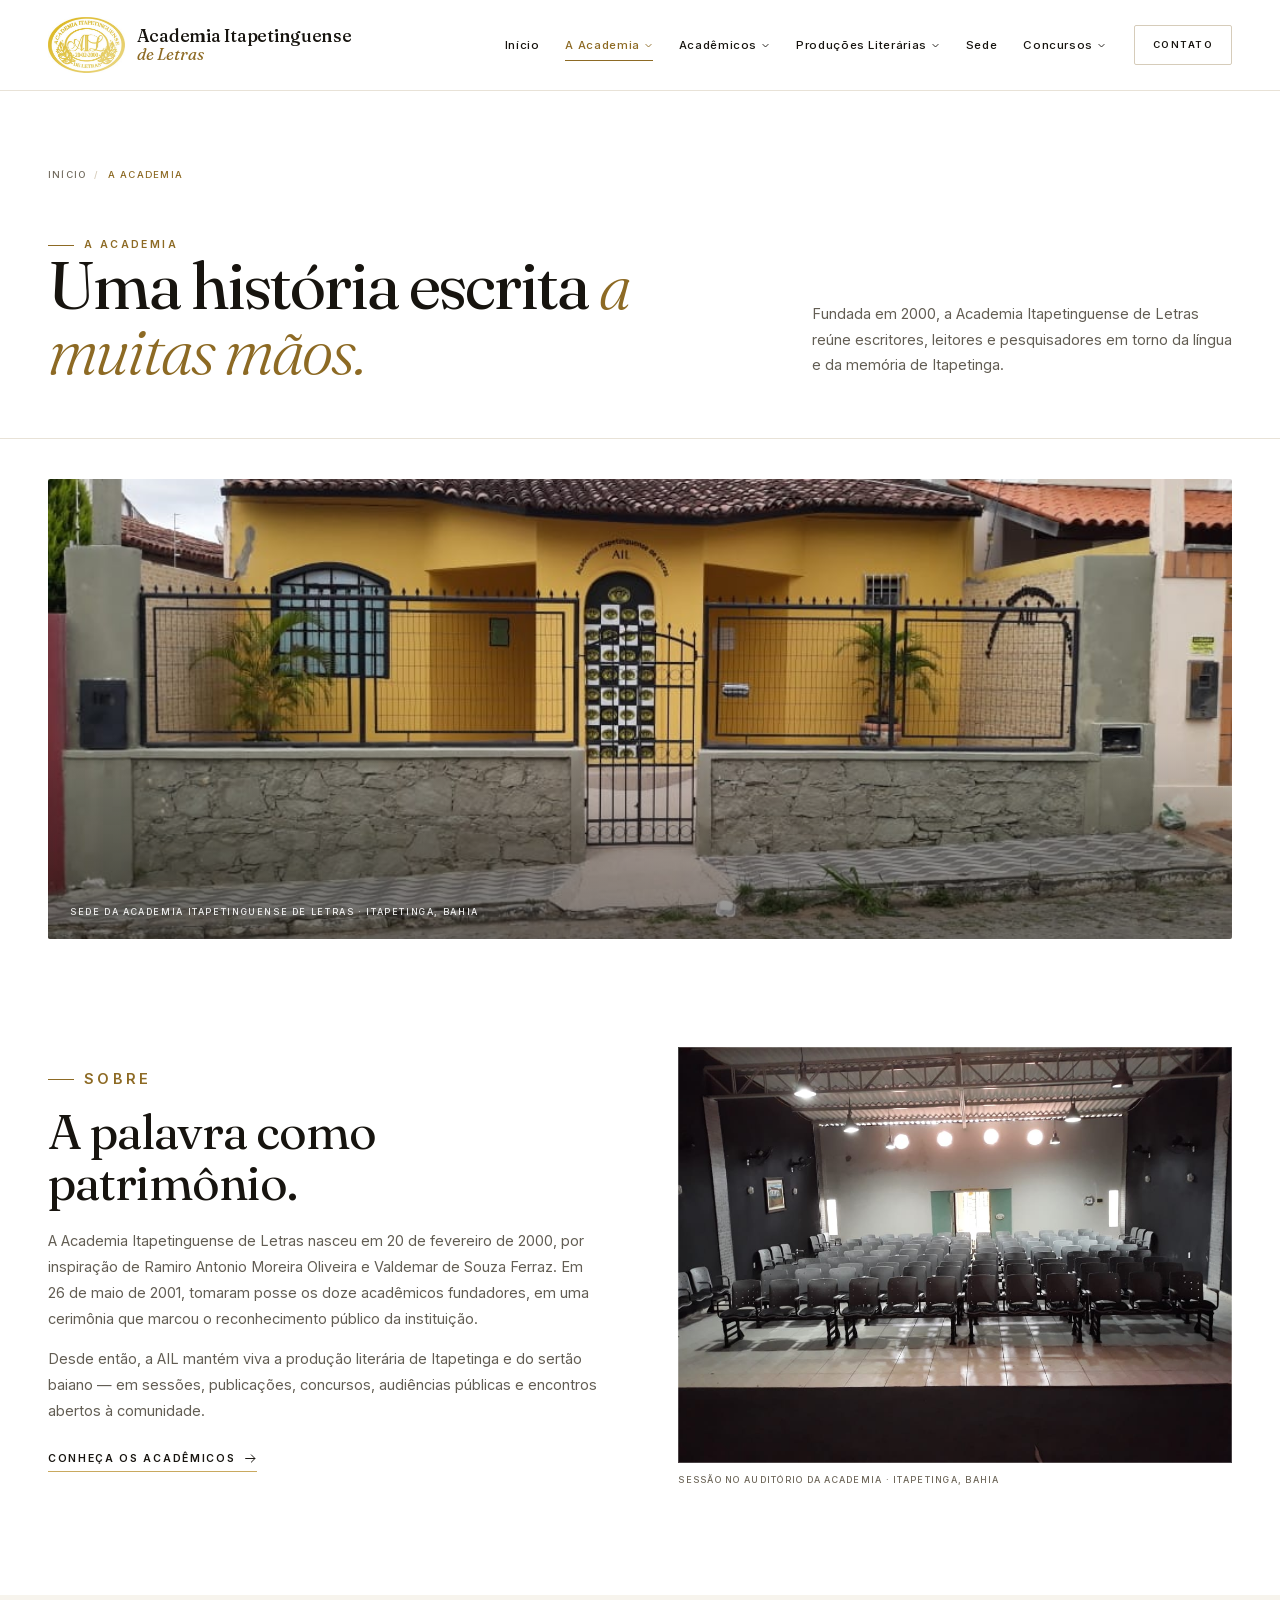
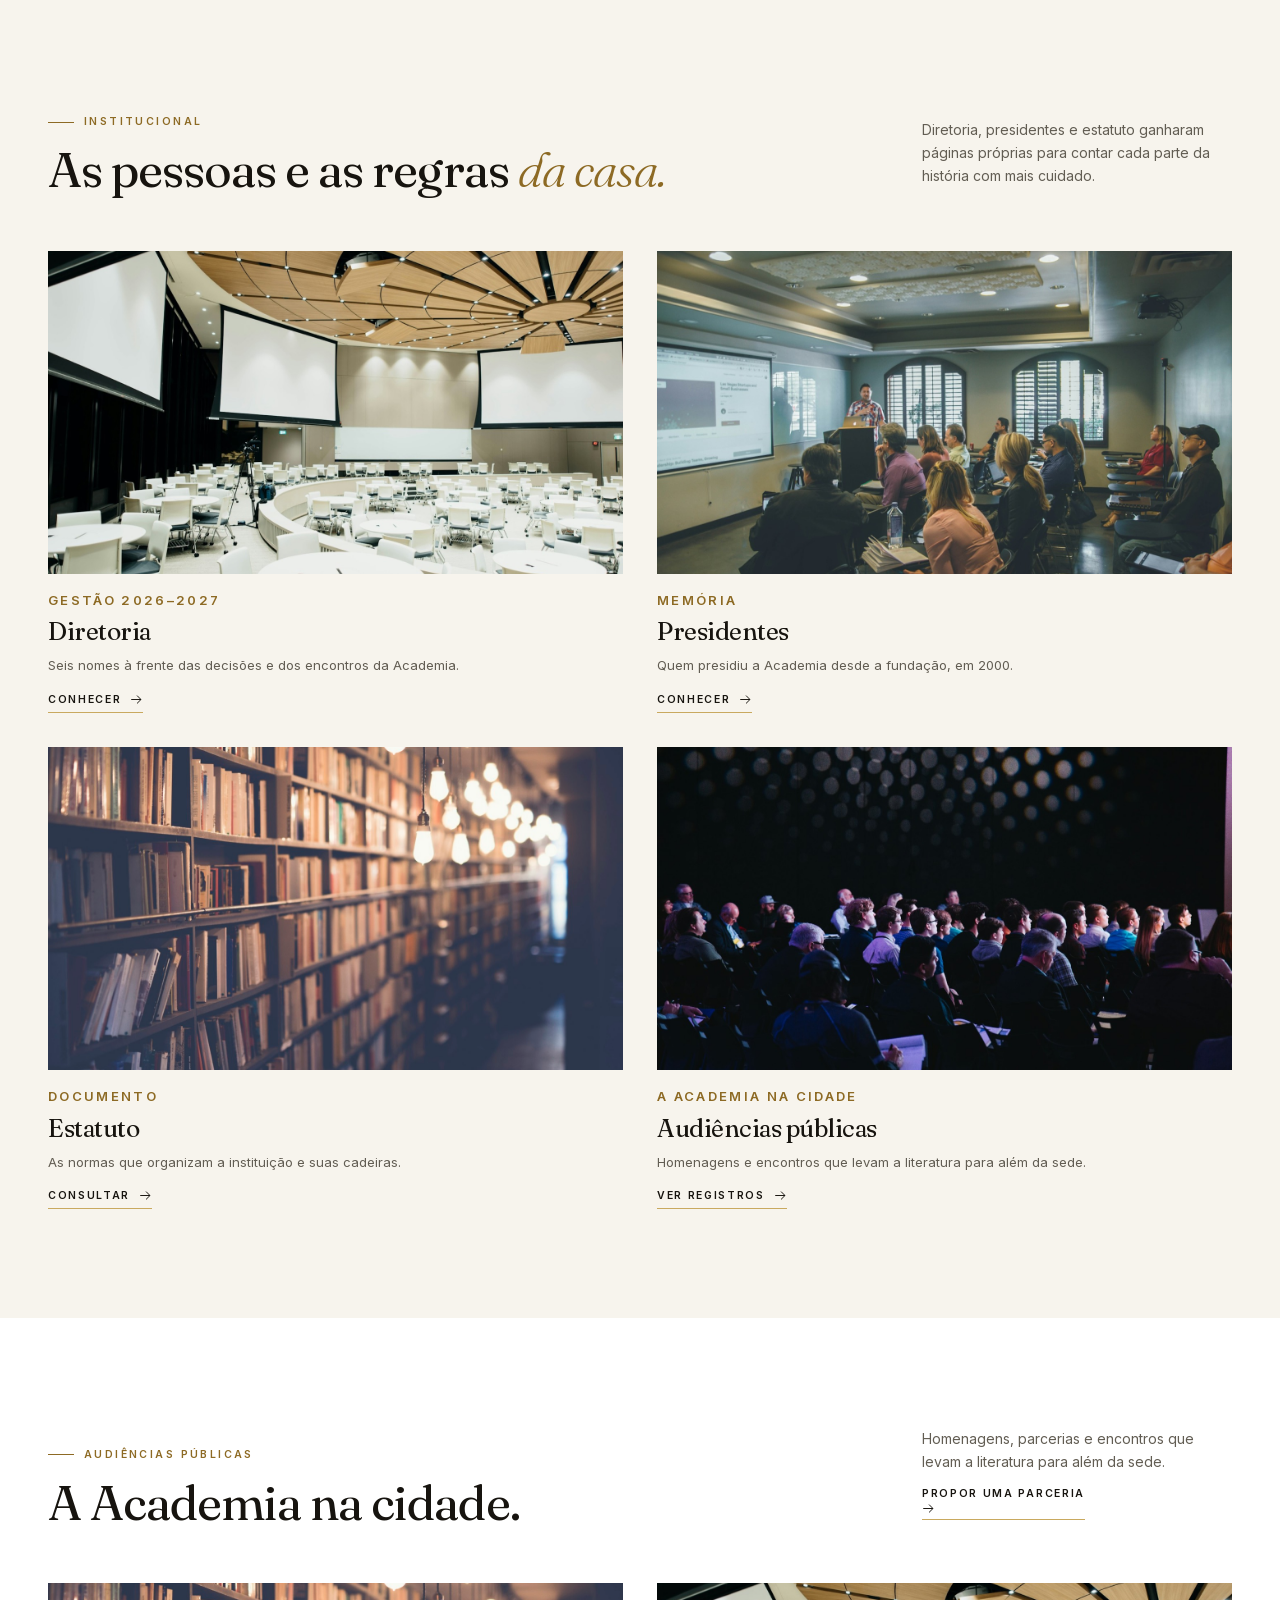
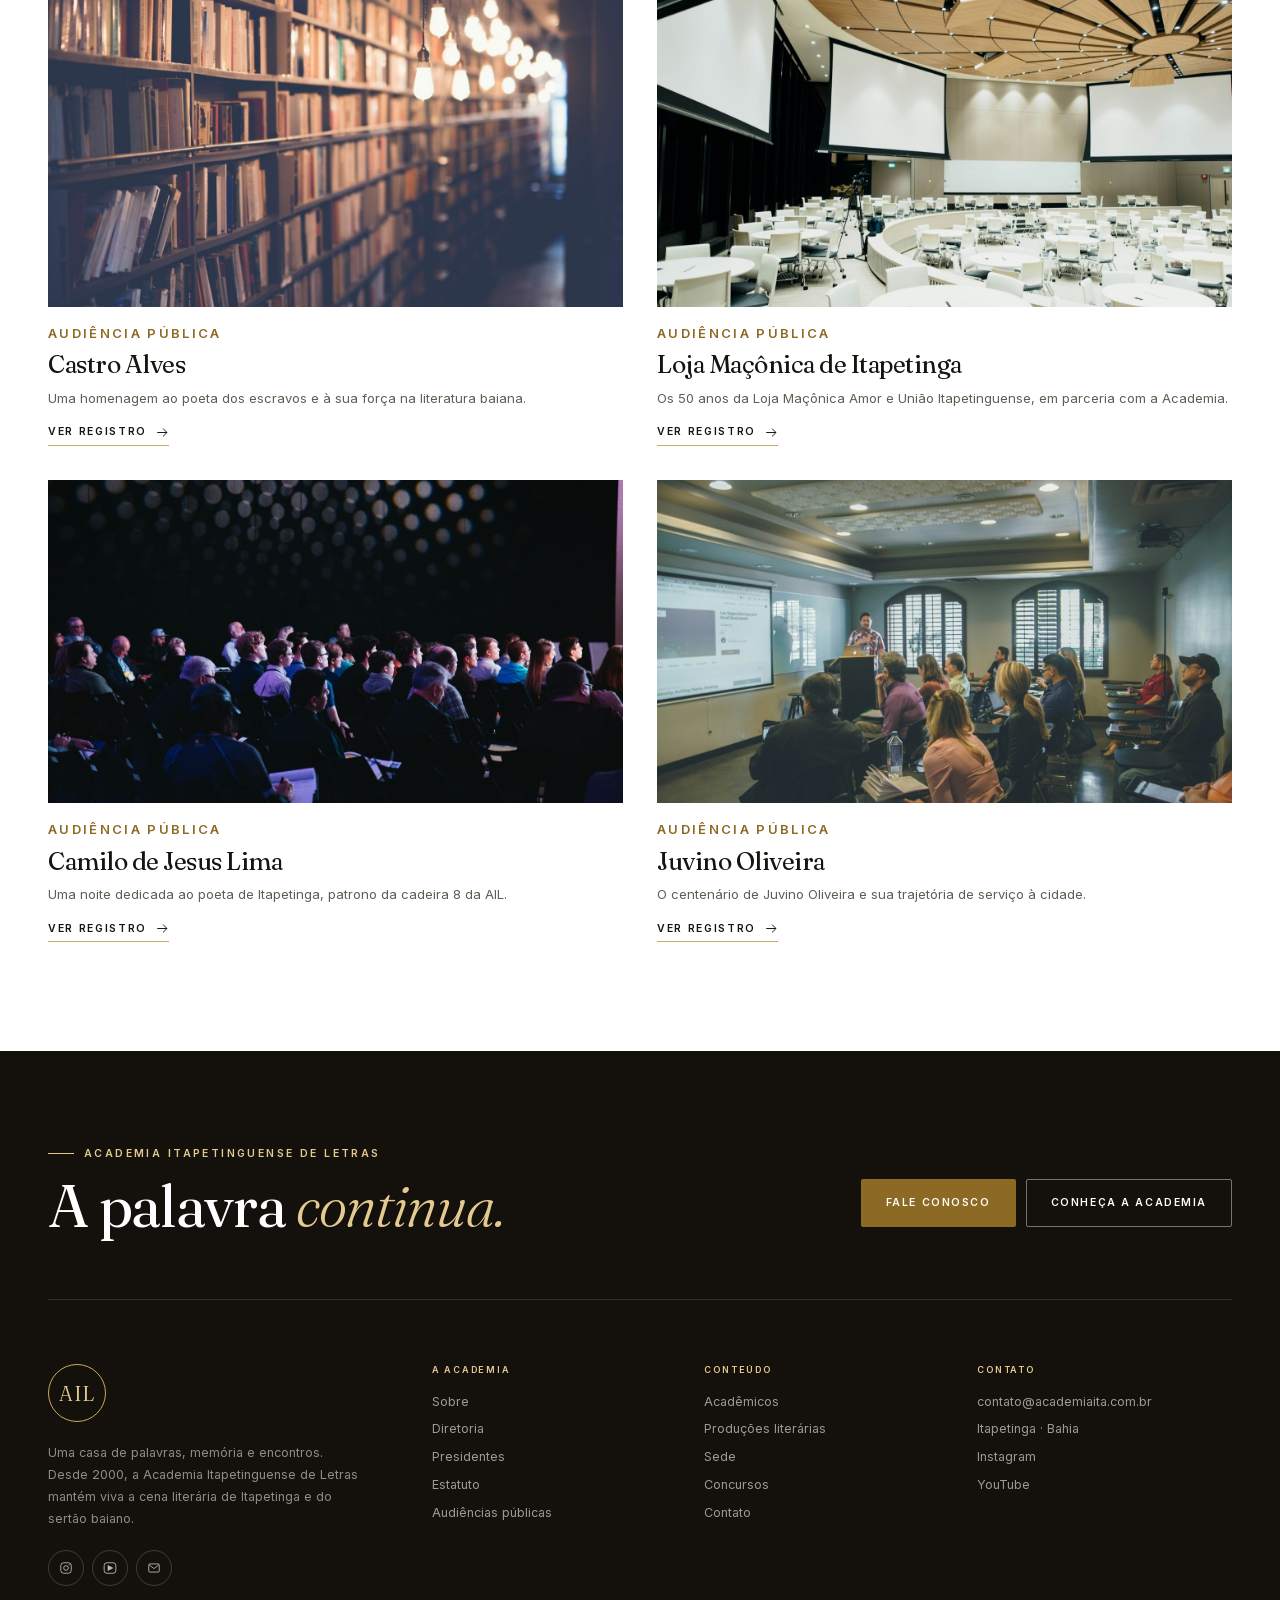
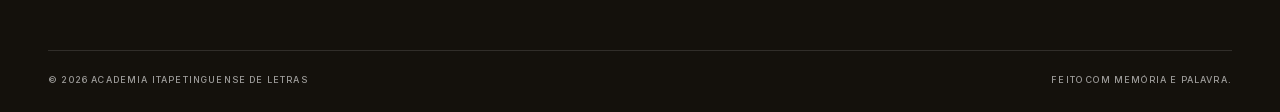
<file: academia.html>
<!DOCTYPE html>
<html lang="pt-BR">
<head>
  <meta charset="utf-8">
  <meta name="viewport" content="width=device-width, initial-scale=1">
  <title>A Academia · Academia Itapetinguense de Letras</title>
  <meta name="description" content="Conheça a história da Academia Itapetinguense de Letras, sua diretoria, seus presidentes, seu estatuto e suas audiências públicas.">
  <meta name="theme-color" content="#17140f">
  <link rel="icon" href="assets/img/favicon.svg" type="image/svg+xml">
  <link rel="stylesheet" href="assets/css/style.css?v=6">
  <script>document.documentElement.classList.add("js");</script>
</head>
<body>
<a class="skip-link" href="#main">Ir para o conteúdo</a>
<header class="site-header" id="site-header">
  <div class="container header-inner">
    <a class="brand" href="index.html" aria-label="Academia Itapetinguense de Letras">
      <img class="brand-logo" src="assets/img/logo.jpg" width="300" height="219" alt="Brasão da Academia Itapetinguense de Letras">
      <span class="brand-text"><strong>Academia Itapetinguense</strong> <span>de Letras</span></span>
    </a>
    <nav class="main-nav" id="main-nav" aria-label="Navegação principal">
      <ul class="nav-list">
        <li class="nav-item"><a class="nav-link" href="index.html">Início</a></li>
        <li class="nav-item">
          <a class="nav-link is-active" href="academia.html" aria-current="page">A Academia <svg class="chev" viewBox="0 0 12 12" fill="none" aria-hidden="true"><path d="M2.5 4.5 6 8l3.5-3.5" stroke="currentColor" stroke-width="1.2" stroke-linecap="round" stroke-linejoin="round"/></svg></a>
          <div class="dropdown dropdown-wide">
            <div>
              <p class="dropdown-title">Institucional</p>
              <a href="academia.html#sobre">Sobre a Academia</a>
              <a href="diretoria.html">Diretoria</a>
              <a href="presidentes.html">Presidentes</a>
              <a href="estatuto.html">Estatuto</a>
            </div>
            <div>
              <p class="dropdown-title">Audiências públicas</p>
              <a href="academia.html#castro-alves">Castro Alves</a>
              <a href="academia.html#loja-maconica">Loja Maçônica de Itapetinga</a>
              <a href="academia.html#camilo-jesus-lima">Camilo de Jesus Lima</a>
              <a href="academia.html#juvino-oliveira">Juvino Oliveira</a>
            </div>
          </div>
        </li>
        <li class="nav-item">
          <a class="nav-link" href="academicos.html">Acadêmicos <svg class="chev" viewBox="0 0 12 12" fill="none" aria-hidden="true"><path d="M2.5 4.5 6 8l3.5-3.5" stroke="currentColor" stroke-width="1.2" stroke-linecap="round" stroke-linejoin="round"/></svg></a>
          <div class="dropdown">
            <a href="academicos.html#atuais">Atuais</a>
            <a href="academicos.html#anteriores">Anteriores</a>
            <a href="academicos.html#patronos">Patronos</a>
          </div>
        </li>
        <li class="nav-item">
          <a class="nav-link" href="producoes.html">Produções Literárias <svg class="chev" viewBox="0 0 12 12" fill="none" aria-hidden="true"><path d="M2.5 4.5 6 8l3.5-3.5" stroke="currentColor" stroke-width="1.2" stroke-linecap="round" stroke-linejoin="round"/></svg></a>
          <div class="dropdown">
            <a href="producoes.html#revista">Revista da Academia</a>
            <a href="producoes.html#poesias">Poesias</a>
            <a href="producoes.html#contos">Contos</a>
            <a href="producoes.html#cronicas">Crônicas</a>
          </div>
        </li>
        <li class="nav-item"><a class="nav-link" href="sede.html">Sede</a></li>
        <li class="nav-item">
          <a class="nav-link" href="concursos.html">Concursos <svg class="chev" viewBox="0 0 12 12" fill="none" aria-hidden="true"><path d="M2.5 4.5 6 8l3.5-3.5" stroke="currentColor" stroke-width="1.2" stroke-linecap="round" stroke-linejoin="round"/></svg></a>
          <div class="dropdown">
            <a href="concursos.html#editais">Editais</a>
            <a href="concursos.html#vencedores">Vencedores</a>
          </div>
        </li>
      </ul>
      <div class="mobile-nav-extra">
        <a class="btn btn-gold" href="contato.html">Fale conosco</a>
        <p>Itapetinga · Bahia</p>
      </div>
    </nav>
    <div class="header-actions">
      <a class="btn btn-outline header-contact" href="contato.html">Contato</a>
      <button class="menu-toggle" type="button" aria-label="Abrir menu" aria-expanded="false" aria-controls="main-nav"><span></span><span></span></button>
    </div>
  </div>
</header>
<main id="main">
<section class="page-hero">
  <div class="container">
    <nav class="breadcrumb" aria-label="Você está aqui"><a href="index.html">Início</a><span class="sep">/</span><span>A Academia</span></nav>
    <div class="page-hero-grid">
      <div>
        <p class="eyebrow">A Academia</p>
        <h1>Uma história escrita <em>a muitas mãos.</em></h1>
      </div>
      <p class="page-lede">Fundada em 2000, a Academia Itapetinguense de Letras reúne escritores, leitores e pesquisadores em torno da língua e da memória de Itapetinga.</p>
    </div>
  </div>
</section>

<div class="page-banner">
  <div class="container">
    <figure class="page-banner-media">
      <img src="assets/img/sede.jpg" alt="Sede da Academia Itapetinguense de Letras" width="1032" height="774">
      <figcaption class="banner-caption">Sede da Academia Itapetinguense de Letras · Itapetinga, Bahia</figcaption>
    </figure>
  </div>
</div>

<section class="section" id="sobre">
  <div class="container">
    <div class="split">
      <div class="split-copy reveal">
        <p class="eyebrow">Sobre</p>
        <h2>A palavra como patrimônio.</h2>
        <p>A Academia Itapetinguense de Letras nasceu em 20 de fevereiro de 2000, por inspiração de Ramiro Antonio Moreira Oliveira e Valdemar de Souza Ferraz. Em 26 de maio de 2001, tomaram posse os doze acadêmicos fundadores, em uma cerimônia que marcou o reconhecimento público da instituição.</p>
        <p>Desde então, a AIL mantém viva a produção literária de Itapetinga e do sertão baiano — em sessões, publicações, concursos, audiências públicas e encontros abertos à comunidade.</p>
        <a class="link-arrow" href="academicos.html">Conheça os acadêmicos <svg viewBox="0 0 16 16" fill="none" aria-hidden="true"><path d="M2 8h11M9 3.5 13.5 8 9 12.5" stroke="currentColor" stroke-width="1.2" stroke-linecap="round" stroke-linejoin="round"/></svg></a>
      </div>
      <figure class="reveal" data-delay="3">
        <div class="figure-frame"><img src="assets/img/auditorio.jpg" alt="Auditório da Academia durante uma sessão" loading="lazy" width="1032" height="774"></div>
        <figcaption class="figure-caption">Sessão no auditório da Academia · Itapetinga, Bahia</figcaption>
      </figure>
    </div>
  </div>
</section>

<section class="section section-paper" id="institucional">
  <div class="container">
    <div class="section-head reveal">
      <div>
        <p class="eyebrow">Institucional</p>
        <h2>As pessoas e as regras <em>da casa.</em></h2>
      </div>
      <div class="head-aside">
        <p>Diretoria, presidentes e estatuto ganharam páginas próprias para contar cada parte da história com mais cuidado.</p>
      </div>
    </div>
    <div class="audiencias-grid">
      <a class="audiencia-card reveal" href="diretoria.html">
        <div class="audiencia-media"><img src="assets/img/stock/event-2.jpg" alt="Público em um evento cultural" loading="lazy" width="1400" height="934"></div>
        <div class="audiencia-body">
          <p class="event-kicker">Gestão 2026–2027</p>
          <h3>Diretoria</h3>
          <p>Seis nomes à frente das decisões e dos encontros da Academia.</p>
          <span class="link-arrow">Conhecer <svg viewBox="0 0 16 16" fill="none" aria-hidden="true"><path d="M2 8h11M9 3.5 13.5 8 9 12.5" stroke="currentColor" stroke-width="1.2" stroke-linecap="round" stroke-linejoin="round"/></svg></span>
        </div>
      </a>
      <a class="audiencia-card reveal" href="presidentes.html">
        <div class="audiencia-media"><img src="assets/img/stock/lecture.jpg" alt="Sala de conferências" loading="lazy" width="1400" height="933"></div>
        <div class="audiencia-body">
          <p class="event-kicker">Memória</p>
          <h3>Presidentes</h3>
          <p>Quem presidiu a Academia desde a fundação, em 2000.</p>
          <span class="link-arrow">Conhecer <svg viewBox="0 0 16 16" fill="none" aria-hidden="true"><path d="M2 8h11M9 3.5 13.5 8 9 12.5" stroke="currentColor" stroke-width="1.2" stroke-linecap="round" stroke-linejoin="round"/></svg></span>
        </div>
      </a>
      <a class="audiencia-card reveal" href="estatuto.html">
        <div class="audiencia-media"><img src="assets/img/stock/books-1.jpg" alt="Livros em uma estante" loading="lazy" width="1400" height="1294"></div>
        <div class="audiencia-body">
          <p class="event-kicker">Documento</p>
          <h3>Estatuto</h3>
          <p>As normas que organizam a instituição e suas cadeiras.</p>
          <span class="link-arrow">Consultar <svg viewBox="0 0 16 16" fill="none" aria-hidden="true"><path d="M2 8h11M9 3.5 13.5 8 9 12.5" stroke="currentColor" stroke-width="1.2" stroke-linecap="round" stroke-linejoin="round"/></svg></span>
        </div>
      </a>
      <a class="audiencia-card reveal" href="#audiencias">
        <div class="audiencia-media"><img src="assets/img/stock/event-1.jpg" alt="Plateia em um seminário" loading="lazy" width="1400" height="933"></div>
        <div class="audiencia-body">
          <p class="event-kicker">A Academia na cidade</p>
          <h3>Audiências públicas</h3>
          <p>Homenagens e encontros que levam a literatura para além da sede.</p>
          <span class="link-arrow">Ver registros <svg viewBox="0 0 16 16" fill="none" aria-hidden="true"><path d="M2 8h11M9 3.5 13.5 8 9 12.5" stroke="currentColor" stroke-width="1.2" stroke-linecap="round" stroke-linejoin="round"/></svg></span>
        </div>
      </a>
    </div>
  </div>
</section>

<section class="section" id="audiencias">
  <div class="container">
    <div class="section-head reveal">
      <div>
        <p class="eyebrow">Audiências públicas</p>
        <h2>A Academia na cidade.</h2>
      </div>
      <div class="head-aside">
        <p>Homenagens, parcerias e encontros que levam a literatura para além da sede.</p>
        <a class="link-arrow" href="contato.html">Propor uma parceria <svg viewBox="0 0 16 16" fill="none" aria-hidden="true"><path d="M2 8h11M9 3.5 13.5 8 9 12.5" stroke="currentColor" stroke-width="1.2" stroke-linecap="round" stroke-linejoin="round"/></svg></a>
      </div>
    </div>
    <div class="audiencias-grid">
      <a class="audiencia-card reveal" id="castro-alves" href="#audiencias">
  <div class="audiencia-media"><img src="assets/img/stock/books-1.jpg" alt="Livros em uma estante" loading="lazy" width="1400" height="1294"></div>
  <div class="audiencia-body">
    <p class="event-kicker">Audiência pública</p>
    <h3>Castro Alves</h3>
    <p>Uma homenagem ao poeta dos escravos e à sua força na literatura baiana.</p>
    <span class="link-arrow">Ver registro <svg viewBox="0 0 16 16" fill="none" aria-hidden="true"><path d="M2 8h11M9 3.5 13.5 8 9 12.5" stroke="currentColor" stroke-width="1.2" stroke-linecap="round" stroke-linejoin="round"/></svg></span>
  </div>
</a>
<a class="audiencia-card reveal" id="loja-maconica" href="#audiencias">
  <div class="audiencia-media"><img src="assets/img/stock/event-2.jpg" alt="Público em um evento cultural" loading="lazy" width="1400" height="934"></div>
  <div class="audiencia-body">
    <p class="event-kicker">Audiência pública</p>
    <h3>Loja Maçônica de Itapetinga</h3>
    <p>Os 50 anos da Loja Maçônica Amor e União Itapetinguense, em parceria com a Academia.</p>
    <span class="link-arrow">Ver registro <svg viewBox="0 0 16 16" fill="none" aria-hidden="true"><path d="M2 8h11M9 3.5 13.5 8 9 12.5" stroke="currentColor" stroke-width="1.2" stroke-linecap="round" stroke-linejoin="round"/></svg></span>
  </div>
</a>
<a class="audiencia-card reveal" id="camilo-jesus-lima" href="#audiencias">
  <div class="audiencia-media"><img src="assets/img/stock/event-1.jpg" alt="Plateia em um seminário" loading="lazy" width="1400" height="933"></div>
  <div class="audiencia-body">
    <p class="event-kicker">Audiência pública</p>
    <h3>Camilo de Jesus Lima</h3>
    <p>Uma noite dedicada ao poeta de Itapetinga, patrono da cadeira 8 da AIL.</p>
    <span class="link-arrow">Ver registro <svg viewBox="0 0 16 16" fill="none" aria-hidden="true"><path d="M2 8h11M9 3.5 13.5 8 9 12.5" stroke="currentColor" stroke-width="1.2" stroke-linecap="round" stroke-linejoin="round"/></svg></span>
  </div>
</a>
<a class="audiencia-card reveal" id="juvino-oliveira" href="#audiencias">
  <div class="audiencia-media"><img src="assets/img/stock/lecture.jpg" alt="Sala de conferências" loading="lazy" width="1400" height="933"></div>
  <div class="audiencia-body">
    <p class="event-kicker">Audiência pública</p>
    <h3>Juvino Oliveira</h3>
    <p>O centenário de Juvino Oliveira e sua trajetória de serviço à cidade.</p>
    <span class="link-arrow">Ver registro <svg viewBox="0 0 16 16" fill="none" aria-hidden="true"><path d="M2 8h11M9 3.5 13.5 8 9 12.5" stroke="currentColor" stroke-width="1.2" stroke-linecap="round" stroke-linejoin="round"/></svg></span>
  </div>
</a>
    </div>
  </div>
</section>
</main>
<footer class="site-footer">
  <div class="container">
    <div class="footer-cta">
      <div>
        <p class="eyebrow eyebrow-light">Academia Itapetinguense de Letras</p>
        <h2>A palavra <em>continua.</em></h2>
      </div>
      <div class="footer-cta-actions">
        <a class="btn btn-gold" href="contato.html">Fale conosco</a>
        <a class="btn btn-ghost" href="academia.html">Conheça a Academia</a>
      </div>
    </div>
    <div class="footer-grid">
      <div class="footer-brand">
        <div class="footer-seal">AIL</div>
        <p>Uma casa de palavras, memória e encontros. Desde 2000, a Academia Itapetinguense de Letras mantém viva a cena literária de Itapetinga e do sertão baiano.</p>
        <div class="socials">
          <a href="https://www.instagram.com/academiadeletras.ita/" target="_blank" rel="noopener" aria-label="Instagram"><svg viewBox="0 0 24 24" fill="none" aria-hidden="true"><rect x="3" y="3" width="18" height="18" rx="5" stroke="currentColor" stroke-width="1.5"/><circle cx="12" cy="12" r="4" stroke="currentColor" stroke-width="1.5"/><circle cx="17.5" cy="6.5" r="1" fill="currentColor"/></svg></a>
          <a href="https://www.youtube.com/@academiadeletras" target="_blank" rel="noopener" aria-label="YouTube"><svg viewBox="0 0 24 24" fill="none" aria-hidden="true"><rect x="2" y="3" width="20" height="18" rx="4.5" stroke="currentColor" stroke-width="1.5"/><path d="M8 17V7l10 5-10 5Z" fill="currentColor"/></svg></a>
          <a href="mailto:contato@academiaita.com.br" aria-label="E-mail"><svg viewBox="0 0 24 24" fill="none" aria-hidden="true"><rect x="3" y="5" width="18" height="14" rx="2" stroke="currentColor" stroke-width="1.5"/><path d="m4 7 8 6 8-6" stroke="currentColor" stroke-width="1.5"/></svg></a>
        </div>
      </div>
      <div class="footer-col">
        <h3>A Academia</h3>
        <ul>
          <li><a href="academia.html#sobre">Sobre</a></li>
          <li><a href="diretoria.html">Diretoria</a></li>
          <li><a href="presidentes.html">Presidentes</a></li>
          <li><a href="estatuto.html">Estatuto</a></li>
          <li><a href="academia.html#audiencias">Audiências públicas</a></li>
        </ul>
      </div>
      <div class="footer-col">
        <h3>Conteúdo</h3>
        <ul>
          <li><a href="academicos.html">Acadêmicos</a></li>
          <li><a href="producoes.html">Produções literárias</a></li>
          <li><a href="sede.html">Sede</a></li>
          <li><a href="concursos.html">Concursos</a></li>
          <li><a href="contato.html">Contato</a></li>
        </ul>
      </div>
      <div class="footer-col">
        <h3>Contato</h3>
        <ul>
          <li><a href="mailto:contato@academiaita.com.br">contato@academiaita.com.br</a></li>
          <li>Itapetinga · Bahia</li>
          <li><a href="https://www.instagram.com/academiadeletras.ita/" target="_blank" rel="noopener">Instagram</a></li>
          <li><a href="https://www.youtube.com/@academiadeletras" target="_blank" rel="noopener">YouTube</a></li>
        </ul>
      </div>
    </div>
    <div class="footer-bottom">
      <p>© <span data-year>2026</span> Academia Itapetinguense de Letras</p>
      <p>Feito com memória e palavra.</p>
    </div>
  </div>
</footer>
<script src="assets/js/main.js?v=3"></script>
</body>
</html>
</file>
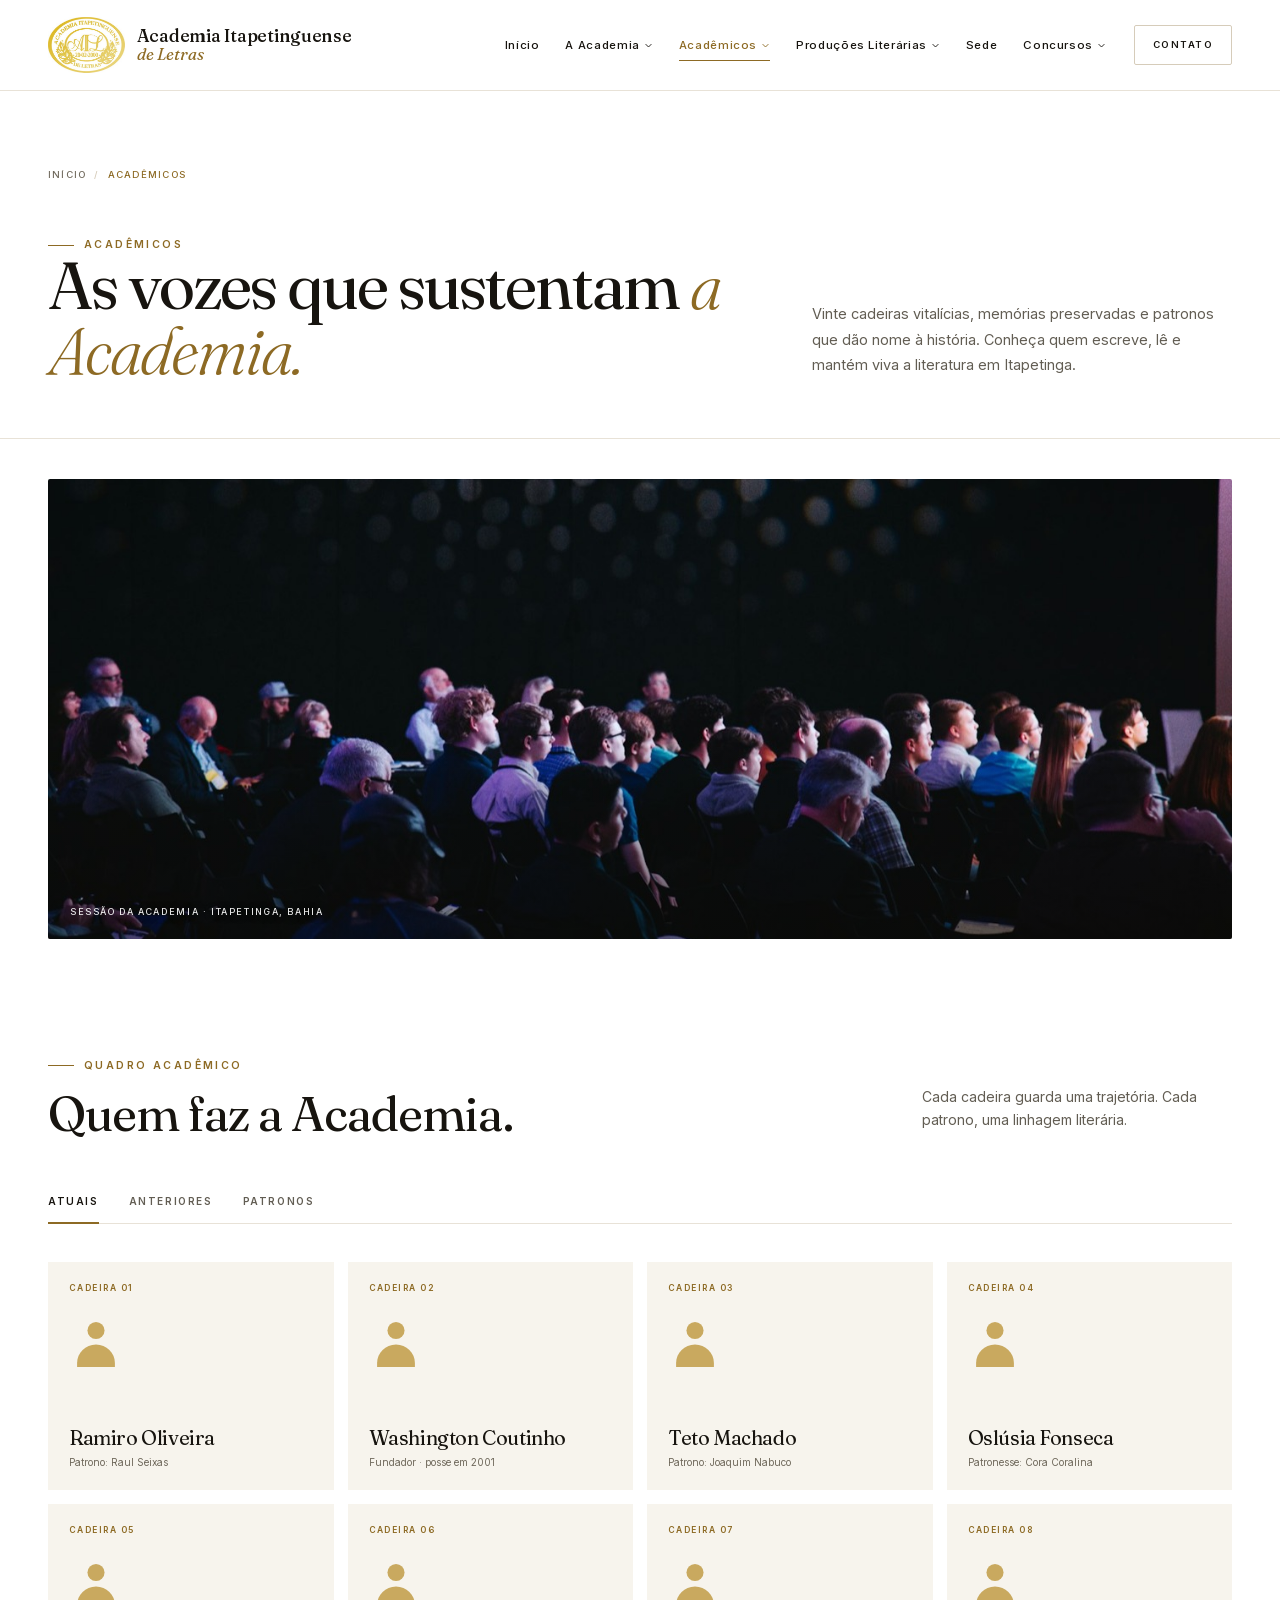
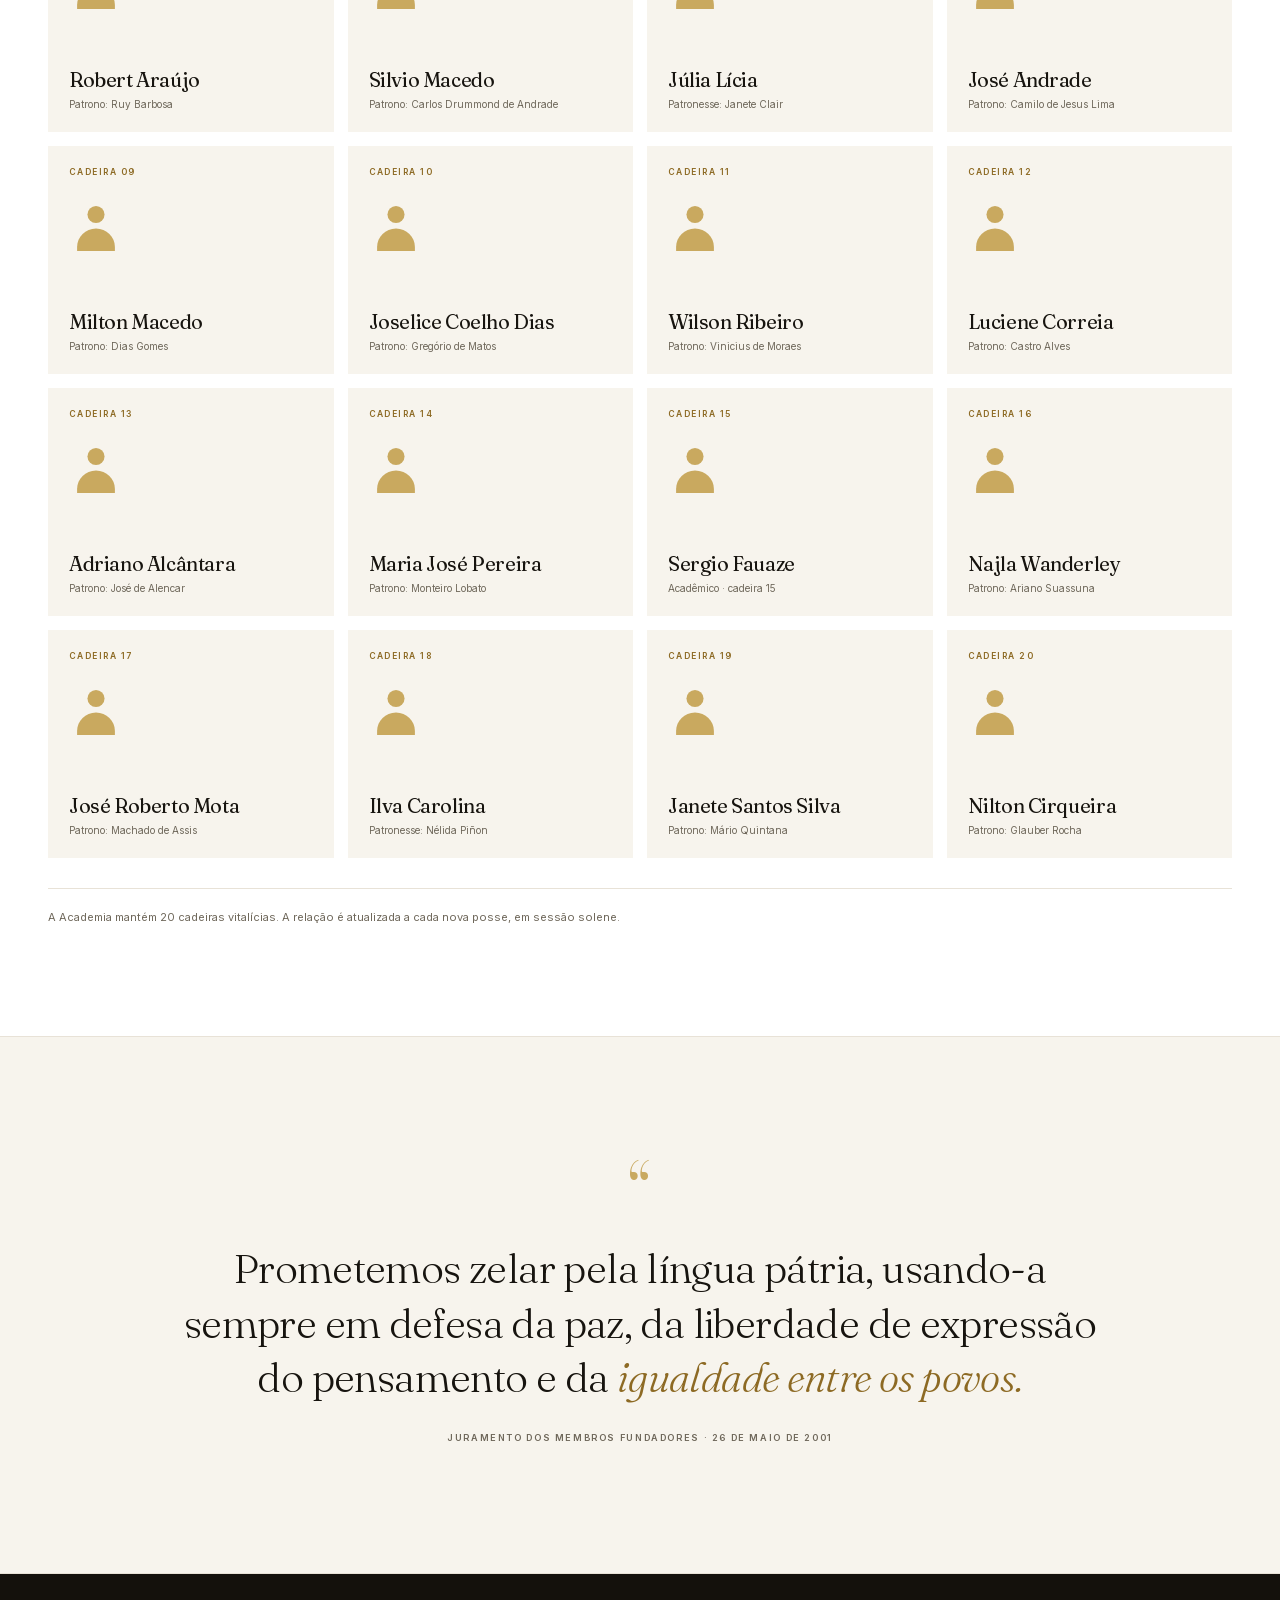
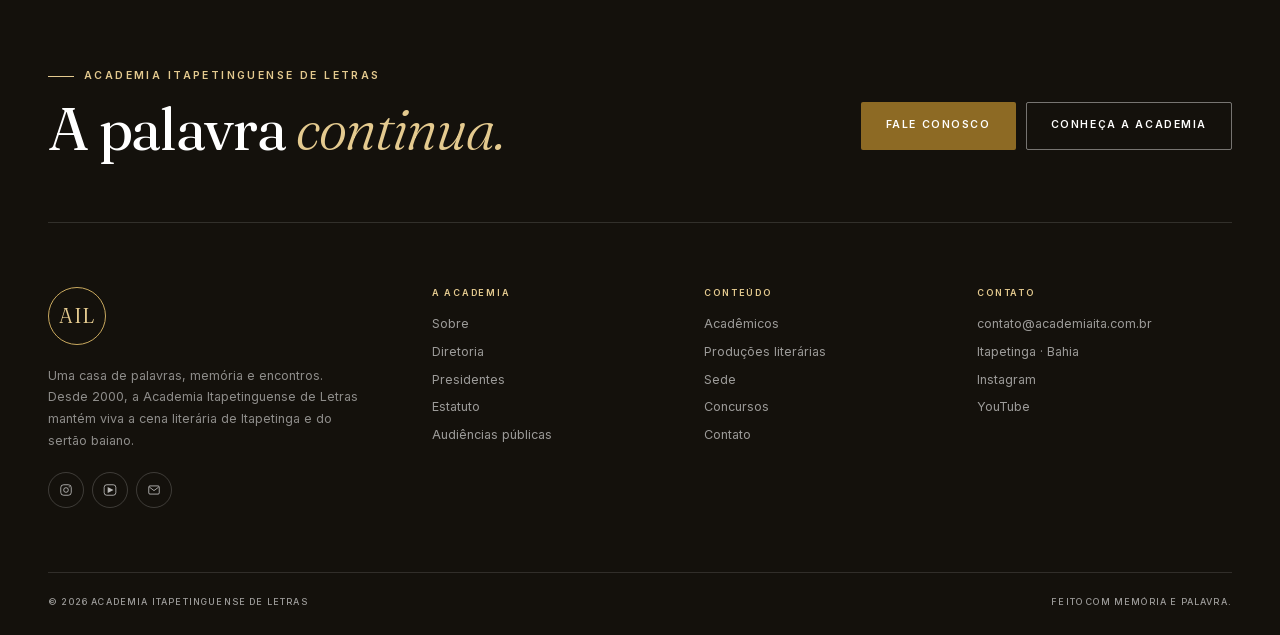
<file: academicos.html>
<!DOCTYPE html>
<html lang="pt-BR">
<head>
  <meta charset="utf-8">
  <meta name="viewport" content="width=device-width, initial-scale=1">
  <title>Acadêmicos · Academia Itapetinguense de Letras</title>
  <meta name="description" content="Conheça os acadêmicos atuais, os acadêmicos anteriores e os patronos das cadeiras da Academia Itapetinguense de Letras.">
  <meta name="theme-color" content="#17140f">
  <link rel="icon" href="assets/img/favicon.svg" type="image/svg+xml">
  <link rel="stylesheet" href="assets/css/style.css?v=6">
  <script>document.documentElement.classList.add("js");</script>
</head>
<body>
<a class="skip-link" href="#main">Ir para o conteúdo</a>
<header class="site-header" id="site-header">
  <div class="container header-inner">
    <a class="brand" href="index.html" aria-label="Academia Itapetinguense de Letras">
      <img class="brand-logo" src="assets/img/logo.jpg" width="300" height="219" alt="Brasão da Academia Itapetinguense de Letras">
      <span class="brand-text"><strong>Academia Itapetinguense</strong> <span>de Letras</span></span>
    </a>
    <nav class="main-nav" id="main-nav" aria-label="Navegação principal">
      <ul class="nav-list">
        <li class="nav-item"><a class="nav-link" href="index.html">Início</a></li>
        <li class="nav-item">
          <a class="nav-link" href="academia.html">A Academia <svg class="chev" viewBox="0 0 12 12" fill="none" aria-hidden="true"><path d="M2.5 4.5 6 8l3.5-3.5" stroke="currentColor" stroke-width="1.2" stroke-linecap="round" stroke-linejoin="round"/></svg></a>
          <div class="dropdown dropdown-wide">
            <div>
              <p class="dropdown-title">Institucional</p>
              <a href="academia.html#sobre">Sobre a Academia</a>
              <a href="diretoria.html">Diretoria</a>
              <a href="presidentes.html">Presidentes</a>
              <a href="estatuto.html">Estatuto</a>
            </div>
            <div>
              <p class="dropdown-title">Audiências públicas</p>
              <a href="academia.html#castro-alves">Castro Alves</a>
              <a href="academia.html#loja-maconica">Loja Maçônica de Itapetinga</a>
              <a href="academia.html#camilo-jesus-lima">Camilo de Jesus Lima</a>
              <a href="academia.html#juvino-oliveira">Juvino Oliveira</a>
            </div>
          </div>
        </li>
        <li class="nav-item">
          <a class="nav-link is-active" href="academicos.html" aria-current="page">Acadêmicos <svg class="chev" viewBox="0 0 12 12" fill="none" aria-hidden="true"><path d="M2.5 4.5 6 8l3.5-3.5" stroke="currentColor" stroke-width="1.2" stroke-linecap="round" stroke-linejoin="round"/></svg></a>
          <div class="dropdown">
            <a href="academicos.html#atuais">Atuais</a>
            <a href="academicos.html#anteriores">Anteriores</a>
            <a href="academicos.html#patronos">Patronos</a>
          </div>
        </li>
        <li class="nav-item">
          <a class="nav-link" href="producoes.html">Produções Literárias <svg class="chev" viewBox="0 0 12 12" fill="none" aria-hidden="true"><path d="M2.5 4.5 6 8l3.5-3.5" stroke="currentColor" stroke-width="1.2" stroke-linecap="round" stroke-linejoin="round"/></svg></a>
          <div class="dropdown">
            <a href="producoes.html#revista">Revista da Academia</a>
            <a href="producoes.html#poesias">Poesias</a>
            <a href="producoes.html#contos">Contos</a>
            <a href="producoes.html#cronicas">Crônicas</a>
          </div>
        </li>
        <li class="nav-item"><a class="nav-link" href="sede.html">Sede</a></li>
        <li class="nav-item">
          <a class="nav-link" href="concursos.html">Concursos <svg class="chev" viewBox="0 0 12 12" fill="none" aria-hidden="true"><path d="M2.5 4.5 6 8l3.5-3.5" stroke="currentColor" stroke-width="1.2" stroke-linecap="round" stroke-linejoin="round"/></svg></a>
          <div class="dropdown">
            <a href="concursos.html#editais">Editais</a>
            <a href="concursos.html#vencedores">Vencedores</a>
          </div>
        </li>
      </ul>
      <div class="mobile-nav-extra">
        <a class="btn btn-gold" href="contato.html">Fale conosco</a>
        <p>Itapetinga · Bahia</p>
      </div>
    </nav>
    <div class="header-actions">
      <a class="btn btn-outline header-contact" href="contato.html">Contato</a>
      <button class="menu-toggle" type="button" aria-label="Abrir menu" aria-expanded="false" aria-controls="main-nav"><span></span><span></span></button>
    </div>
  </div>
</header>
<main id="main">
<section class="page-hero">
  <div class="container">
    <nav class="breadcrumb" aria-label="Você está aqui"><a href="index.html">Início</a><span class="sep">/</span><span>Acadêmicos</span></nav>
    <div class="page-hero-grid">
      <div>
        <p class="eyebrow">Acadêmicos</p>
        <h1>As vozes que sustentam <em>a Academia.</em></h1>
      </div>
      <p class="page-lede">Vinte cadeiras vitalícias, memórias preservadas e patronos que dão nome à história. Conheça quem escreve, lê e mantém viva a literatura em Itapetinga.</p>
    </div>
  </div>
</section>

<div class="page-banner">
  <div class="container">
    <figure class="page-banner-media">
      <img src="assets/img/stock/event-1.jpg" alt="Público reunido em uma sessão literária" width="1400" height="933">
      <figcaption class="banner-caption">Sessão da Academia · Itapetinga, Bahia</figcaption>
    </figure>
  </div>
</div>

<section class="section">
  <div class="container">
    <div class="section-head reveal">
      <div>
        <p class="eyebrow">Quadro acadêmico</p>
        <h2>Quem faz a Academia.</h2>
      </div>
      <div class="head-aside">
        <p>Cada cadeira guarda uma trajetória. Cada patrono, uma linhagem literária.</p>
      </div>
    </div>

    <div class="tabs" role="tablist" aria-label="Categorias de acadêmicos">
      <button class="tab-btn is-active" type="button" role="tab" id="tab-atuais" aria-controls="atuais" aria-selected="true" data-tab="atuais">Atuais</button>
      <button class="tab-btn" type="button" role="tab" id="tab-anteriores" aria-controls="anteriores" aria-selected="false" tabindex="-1" data-tab="anteriores">Anteriores</button>
      <button class="tab-btn" type="button" role="tab" id="tab-patronos" aria-controls="patronos" aria-selected="false" tabindex="-1" data-tab="patronos">Patronos</button>
    </div>

    <div class="tab-panel is-active" id="atuais" role="tabpanel" aria-labelledby="tab-atuais" data-tab-panel="atuais">
      <div class="members-grid">
        <article class="member-card reveal">
  <span class="member-chair">Cadeira 01</span>
  <span class="member-silhouette"><svg class="person-silhouette" viewBox="0 0 120 120" fill="none" aria-hidden="true"><circle cx="60" cy="39" r="19" fill="currentColor"/><path d="M18 111c0-22.6 18.8-41 42-41s42 18.4 42 41v9H18v-9Z" fill="currentColor"/></svg></span>
  <h3>Ramiro Oliveira</h3>
  <p>Patrono: Raul Seixas</p>
</article>
<article class="member-card reveal">
  <span class="member-chair">Cadeira 02</span>
  <span class="member-silhouette"><svg class="person-silhouette" viewBox="0 0 120 120" fill="none" aria-hidden="true"><circle cx="60" cy="39" r="19" fill="currentColor"/><path d="M18 111c0-22.6 18.8-41 42-41s42 18.4 42 41v9H18v-9Z" fill="currentColor"/></svg></span>
  <h3>Washington Coutinho</h3>
  <p>Fundador · posse em 2001</p>
</article>
<article class="member-card reveal">
  <span class="member-chair">Cadeira 03</span>
  <span class="member-silhouette"><svg class="person-silhouette" viewBox="0 0 120 120" fill="none" aria-hidden="true"><circle cx="60" cy="39" r="19" fill="currentColor"/><path d="M18 111c0-22.6 18.8-41 42-41s42 18.4 42 41v9H18v-9Z" fill="currentColor"/></svg></span>
  <h3>Teto Machado</h3>
  <p>Patrono: Joaquim Nabuco</p>
</article>
<article class="member-card reveal">
  <span class="member-chair">Cadeira 04</span>
  <span class="member-silhouette"><svg class="person-silhouette" viewBox="0 0 120 120" fill="none" aria-hidden="true"><circle cx="60" cy="39" r="19" fill="currentColor"/><path d="M18 111c0-22.6 18.8-41 42-41s42 18.4 42 41v9H18v-9Z" fill="currentColor"/></svg></span>
  <h3>Oslúsia Fonseca</h3>
  <p>Patronesse: Cora Coralina</p>
</article>
<article class="member-card reveal">
  <span class="member-chair">Cadeira 05</span>
  <span class="member-silhouette"><svg class="person-silhouette" viewBox="0 0 120 120" fill="none" aria-hidden="true"><circle cx="60" cy="39" r="19" fill="currentColor"/><path d="M18 111c0-22.6 18.8-41 42-41s42 18.4 42 41v9H18v-9Z" fill="currentColor"/></svg></span>
  <h3>Robert Araújo</h3>
  <p>Patrono: Ruy Barbosa</p>
</article>
<article class="member-card reveal">
  <span class="member-chair">Cadeira 06</span>
  <span class="member-silhouette"><svg class="person-silhouette" viewBox="0 0 120 120" fill="none" aria-hidden="true"><circle cx="60" cy="39" r="19" fill="currentColor"/><path d="M18 111c0-22.6 18.8-41 42-41s42 18.4 42 41v9H18v-9Z" fill="currentColor"/></svg></span>
  <h3>Silvio Macedo</h3>
  <p>Patrono: Carlos Drummond de Andrade</p>
</article>
<article class="member-card reveal">
  <span class="member-chair">Cadeira 07</span>
  <span class="member-silhouette"><svg class="person-silhouette" viewBox="0 0 120 120" fill="none" aria-hidden="true"><circle cx="60" cy="39" r="19" fill="currentColor"/><path d="M18 111c0-22.6 18.8-41 42-41s42 18.4 42 41v9H18v-9Z" fill="currentColor"/></svg></span>
  <h3>Júlia Lícia</h3>
  <p>Patronesse: Janete Clair</p>
</article>
<article class="member-card reveal">
  <span class="member-chair">Cadeira 08</span>
  <span class="member-silhouette"><svg class="person-silhouette" viewBox="0 0 120 120" fill="none" aria-hidden="true"><circle cx="60" cy="39" r="19" fill="currentColor"/><path d="M18 111c0-22.6 18.8-41 42-41s42 18.4 42 41v9H18v-9Z" fill="currentColor"/></svg></span>
  <h3>José Andrade</h3>
  <p>Patrono: Camilo de Jesus Lima</p>
</article>
<article class="member-card reveal">
  <span class="member-chair">Cadeira 09</span>
  <span class="member-silhouette"><svg class="person-silhouette" viewBox="0 0 120 120" fill="none" aria-hidden="true"><circle cx="60" cy="39" r="19" fill="currentColor"/><path d="M18 111c0-22.6 18.8-41 42-41s42 18.4 42 41v9H18v-9Z" fill="currentColor"/></svg></span>
  <h3>Milton Macedo</h3>
  <p>Patrono: Dias Gomes</p>
</article>
<article class="member-card reveal">
  <span class="member-chair">Cadeira 10</span>
  <span class="member-silhouette"><svg class="person-silhouette" viewBox="0 0 120 120" fill="none" aria-hidden="true"><circle cx="60" cy="39" r="19" fill="currentColor"/><path d="M18 111c0-22.6 18.8-41 42-41s42 18.4 42 41v9H18v-9Z" fill="currentColor"/></svg></span>
  <h3>Joselice Coelho Dias</h3>
  <p>Patrono: Gregório de Matos</p>
</article>
<article class="member-card reveal">
  <span class="member-chair">Cadeira 11</span>
  <span class="member-silhouette"><svg class="person-silhouette" viewBox="0 0 120 120" fill="none" aria-hidden="true"><circle cx="60" cy="39" r="19" fill="currentColor"/><path d="M18 111c0-22.6 18.8-41 42-41s42 18.4 42 41v9H18v-9Z" fill="currentColor"/></svg></span>
  <h3>Wilson Ribeiro</h3>
  <p>Patrono: Vinicius de Moraes</p>
</article>
<article class="member-card reveal">
  <span class="member-chair">Cadeira 12</span>
  <span class="member-silhouette"><svg class="person-silhouette" viewBox="0 0 120 120" fill="none" aria-hidden="true"><circle cx="60" cy="39" r="19" fill="currentColor"/><path d="M18 111c0-22.6 18.8-41 42-41s42 18.4 42 41v9H18v-9Z" fill="currentColor"/></svg></span>
  <h3>Luciene Correia</h3>
  <p>Patrono: Castro Alves</p>
</article>
<article class="member-card reveal">
  <span class="member-chair">Cadeira 13</span>
  <span class="member-silhouette"><svg class="person-silhouette" viewBox="0 0 120 120" fill="none" aria-hidden="true"><circle cx="60" cy="39" r="19" fill="currentColor"/><path d="M18 111c0-22.6 18.8-41 42-41s42 18.4 42 41v9H18v-9Z" fill="currentColor"/></svg></span>
  <h3>Adriano Alcântara</h3>
  <p>Patrono: José de Alencar</p>
</article>
<article class="member-card reveal">
  <span class="member-chair">Cadeira 14</span>
  <span class="member-silhouette"><svg class="person-silhouette" viewBox="0 0 120 120" fill="none" aria-hidden="true"><circle cx="60" cy="39" r="19" fill="currentColor"/><path d="M18 111c0-22.6 18.8-41 42-41s42 18.4 42 41v9H18v-9Z" fill="currentColor"/></svg></span>
  <h3>Maria José Pereira</h3>
  <p>Patrono: Monteiro Lobato</p>
</article>
<article class="member-card reveal">
  <span class="member-chair">Cadeira 15</span>
  <span class="member-silhouette"><svg class="person-silhouette" viewBox="0 0 120 120" fill="none" aria-hidden="true"><circle cx="60" cy="39" r="19" fill="currentColor"/><path d="M18 111c0-22.6 18.8-41 42-41s42 18.4 42 41v9H18v-9Z" fill="currentColor"/></svg></span>
  <h3>Sergio Fauaze</h3>
  <p>Acadêmico · cadeira 15</p>
</article>
<article class="member-card reveal">
  <span class="member-chair">Cadeira 16</span>
  <span class="member-silhouette"><svg class="person-silhouette" viewBox="0 0 120 120" fill="none" aria-hidden="true"><circle cx="60" cy="39" r="19" fill="currentColor"/><path d="M18 111c0-22.6 18.8-41 42-41s42 18.4 42 41v9H18v-9Z" fill="currentColor"/></svg></span>
  <h3>Najla Wanderley</h3>
  <p>Patrono: Ariano Suassuna</p>
</article>
<article class="member-card reveal">
  <span class="member-chair">Cadeira 17</span>
  <span class="member-silhouette"><svg class="person-silhouette" viewBox="0 0 120 120" fill="none" aria-hidden="true"><circle cx="60" cy="39" r="19" fill="currentColor"/><path d="M18 111c0-22.6 18.8-41 42-41s42 18.4 42 41v9H18v-9Z" fill="currentColor"/></svg></span>
  <h3>José Roberto Mota</h3>
  <p>Patrono: Machado de Assis</p>
</article>
<article class="member-card reveal">
  <span class="member-chair">Cadeira 18</span>
  <span class="member-silhouette"><svg class="person-silhouette" viewBox="0 0 120 120" fill="none" aria-hidden="true"><circle cx="60" cy="39" r="19" fill="currentColor"/><path d="M18 111c0-22.6 18.8-41 42-41s42 18.4 42 41v9H18v-9Z" fill="currentColor"/></svg></span>
  <h3>Ilva Carolina</h3>
  <p>Patronesse: Nélida Piñon</p>
</article>
<article class="member-card reveal">
  <span class="member-chair">Cadeira 19</span>
  <span class="member-silhouette"><svg class="person-silhouette" viewBox="0 0 120 120" fill="none" aria-hidden="true"><circle cx="60" cy="39" r="19" fill="currentColor"/><path d="M18 111c0-22.6 18.8-41 42-41s42 18.4 42 41v9H18v-9Z" fill="currentColor"/></svg></span>
  <h3>Janete Santos Silva</h3>
  <p>Patrono: Mário Quintana</p>
</article>
<article class="member-card reveal">
  <span class="member-chair">Cadeira 20</span>
  <span class="member-silhouette"><svg class="person-silhouette" viewBox="0 0 120 120" fill="none" aria-hidden="true"><circle cx="60" cy="39" r="19" fill="currentColor"/><path d="M18 111c0-22.6 18.8-41 42-41s42 18.4 42 41v9H18v-9Z" fill="currentColor"/></svg></span>
  <h3>Nilton Cirqueira</h3>
  <p>Patrono: Glauber Rocha</p>
</article>
      </div>
      <p class="members-note">A Academia mantém 20 cadeiras vitalícias. A relação é atualizada a cada nova posse, em sessão solene.</p>
    </div>

    <div class="tab-panel" id="anteriores" role="tabpanel" aria-labelledby="tab-anteriores" data-tab-panel="anteriores">
      <div class="members-grid">
        <article class="member-card reveal">
  <span class="member-chair">Cadeira 07</span>
  <span class="member-silhouette"><svg class="person-silhouette" viewBox="0 0 120 120" fill="none" aria-hidden="true"><circle cx="60" cy="39" r="19" fill="currentColor"/><path d="M18 111c0-22.6 18.8-41 42-41s42 18.4 42 41v9H18v-9Z" fill="currentColor"/></svg></span>
  <span class="memorial-label">In memoriam</span>
  <h3>Judith Jabur</h3>
  <p>Patronesse: Janete Clair<br>Fundadora · posse em 21.05.2001</p>
</article>
<article class="member-card reveal">
  <span class="member-chair">Cadeira 08</span>
  <span class="member-silhouette"><svg class="person-silhouette" viewBox="0 0 120 120" fill="none" aria-hidden="true"><circle cx="60" cy="39" r="19" fill="currentColor"/><path d="M18 111c0-22.6 18.8-41 42-41s42 18.4 42 41v9H18v-9Z" fill="currentColor"/></svg></span>
  <span class="memorial-label">In memoriam</span>
  <h3>José Iracildo da Franca</h3>
  <p>Patrono: Camilo de Jesus Lima<br>Fundador · posse em 21.05.2001</p>
</article>
<article class="member-card reveal">
  <span class="member-chair">Cadeira 10</span>
  <span class="member-silhouette"><svg class="person-silhouette" viewBox="0 0 120 120" fill="none" aria-hidden="true"><circle cx="60" cy="39" r="19" fill="currentColor"/><path d="M18 111c0-22.6 18.8-41 42-41s42 18.4 42 41v9H18v-9Z" fill="currentColor"/></svg></span>
  <span class="memorial-label">In memoriam</span>
  <h3>Jair Dias Coelho</h3>
  <p>Patrono: Gregório de Matos Guerra<br>Fundador · posse em 21.05.2001</p>
</article>
<article class="member-card reveal">
  <span class="member-chair">Cadeira 12</span>
  <span class="member-silhouette"><svg class="person-silhouette" viewBox="0 0 120 120" fill="none" aria-hidden="true"><circle cx="60" cy="39" r="19" fill="currentColor"/><path d="M18 111c0-22.6 18.8-41 42-41s42 18.4 42 41v9H18v-9Z" fill="currentColor"/></svg></span>
  <span class="memorial-label">In memoriam</span>
  <h3>Marvione Moraes Macedo</h3>
  <p>Patrono: Castro Alves<br>Fundadora · posse em 21.05.2001</p>
</article>
<article class="member-card reveal">
  <span class="member-chair">Cadeira 13</span>
  <span class="member-silhouette"><svg class="person-silhouette" viewBox="0 0 120 120" fill="none" aria-hidden="true"><circle cx="60" cy="39" r="19" fill="currentColor"/><path d="M18 111c0-22.6 18.8-41 42-41s42 18.4 42 41v9H18v-9Z" fill="currentColor"/></svg></span>
  <span class="memorial-label">In memoriam</span>
  <h3>Marcus Vinicius de Barros Wanderley</h3>
  <p>Patrono: José Martiniano de Alencar<br>Fundador · posse em 18.10.2003</p>
</article>
<article class="member-card reveal">
  <span class="member-chair">Cadeira 03</span>
  <span class="member-silhouette"><svg class="person-silhouette" viewBox="0 0 120 120" fill="none" aria-hidden="true"><circle cx="60" cy="39" r="19" fill="currentColor"/><path d="M18 111c0-22.6 18.8-41 42-41s42 18.4 42 41v9H18v-9Z" fill="currentColor"/></svg></span>
  <span class="memorial-label">In memoriam</span>
  <h3>Valdemar de Souza Ferraz</h3>
  <p>Patrono: Joaquim Nabuco<br>Fundador · posse em 21.05.2001</p>
</article>
      </div>
      <p class="members-note">Acadêmicos que construíram a história da AIL e permanecem vivos na memória da instituição.</p>
    </div>

    <div class="tab-panel" id="patronos" role="tabpanel" aria-labelledby="tab-patronos" data-tab-panel="patronos">
      <div class="patrons-grid">
        <article class="patron-card reveal">
  <span class="patron-chair">Cadeira 01</span>
  <h3>Raul Seixas</h3>
  <p>Patrono</p>
</article>
<article class="patron-card reveal">
  <span class="patron-chair">Cadeira 03</span>
  <h3>Joaquim Nabuco</h3>
  <p>Patrono</p>
</article>
<article class="patron-card reveal">
  <span class="patron-chair">Cadeira 04</span>
  <h3>Cora Coralina</h3>
  <p>Patrono</p>
</article>
<article class="patron-card reveal">
  <span class="patron-chair">Cadeira 05</span>
  <h3>Ruy Barbosa</h3>
  <p>Patrono</p>
</article>
<article class="patron-card reveal">
  <span class="patron-chair">Cadeira 06</span>
  <h3>Carlos Drummond de Andrade</h3>
  <p>Patrono</p>
</article>
<article class="patron-card reveal">
  <span class="patron-chair">Cadeira 07</span>
  <h3>Janete Clair</h3>
  <p>Patrono</p>
</article>
<article class="patron-card reveal">
  <span class="patron-chair">Cadeira 08</span>
  <h3>Camilo de Jesus Lima</h3>
  <p>Patrono</p>
</article>
<article class="patron-card reveal">
  <span class="patron-chair">Cadeira 09</span>
  <h3>Dias Gomes</h3>
  <p>Patrono</p>
</article>
<article class="patron-card reveal">
  <span class="patron-chair">Cadeira 10</span>
  <h3>Gregório de Matos</h3>
  <p>Patrono</p>
</article>
<article class="patron-card reveal">
  <span class="patron-chair">Cadeira 11</span>
  <h3>Vinicius de Moraes</h3>
  <p>Patrono</p>
</article>
<article class="patron-card reveal">
  <span class="patron-chair">Cadeira 12</span>
  <h3>Castro Alves</h3>
  <p>Patrono</p>
</article>
<article class="patron-card reveal">
  <span class="patron-chair">Cadeira 13</span>
  <h3>José de Alencar</h3>
  <p>Patrono</p>
</article>
<article class="patron-card reveal">
  <span class="patron-chair">Cadeira 14</span>
  <h3>Monteiro Lobato</h3>
  <p>Patrono</p>
</article>
<article class="patron-card reveal">
  <span class="patron-chair">Cadeira 16</span>
  <h3>Ariano Suassuna</h3>
  <p>Patrono</p>
</article>
<article class="patron-card reveal">
  <span class="patron-chair">Cadeira 17</span>
  <h3>Machado de Assis</h3>
  <p>Patrono</p>
</article>
<article class="patron-card reveal">
  <span class="patron-chair">Cadeira 18</span>
  <h3>Nélida Piñon</h3>
  <p>Patrono</p>
</article>
<article class="patron-card reveal">
  <span class="patron-chair">Cadeira 19</span>
  <h3>Mário Quintana</h3>
  <p>Patrono</p>
</article>
<article class="patron-card reveal">
  <span class="patron-chair">Cadeira 20</span>
  <h3>Glauber Rocha</h3>
  <p>Patrono</p>
</article>
      </div>
      <p class="members-note">Os patronos dão nome às cadeiras e representam a linhagem literária que a Academia reverencia.</p>
    </div>
  </div>
</section>

<section class="quote-section">
  <div class="container quote-inner reveal">
    <div class="quote-mark">“</div>
    <blockquote>Prometemos zelar pela língua pátria, usando-a sempre em defesa da paz, da liberdade de expressão do pensamento e da <em>igualdade entre os povos.</em></blockquote>
    <p class="quote-attribution">Juramento dos membros fundadores · 26 de maio de 2001</p>
  </div>
</section>
</main>
<footer class="site-footer">
  <div class="container">
    <div class="footer-cta">
      <div>
        <p class="eyebrow eyebrow-light">Academia Itapetinguense de Letras</p>
        <h2>A palavra <em>continua.</em></h2>
      </div>
      <div class="footer-cta-actions">
        <a class="btn btn-gold" href="contato.html">Fale conosco</a>
        <a class="btn btn-ghost" href="academia.html">Conheça a Academia</a>
      </div>
    </div>
    <div class="footer-grid">
      <div class="footer-brand">
        <div class="footer-seal">AIL</div>
        <p>Uma casa de palavras, memória e encontros. Desde 2000, a Academia Itapetinguense de Letras mantém viva a cena literária de Itapetinga e do sertão baiano.</p>
        <div class="socials">
          <a href="https://www.instagram.com/academiadeletras.ita/" target="_blank" rel="noopener" aria-label="Instagram"><svg viewBox="0 0 24 24" fill="none" aria-hidden="true"><rect x="3" y="3" width="18" height="18" rx="5" stroke="currentColor" stroke-width="1.5"/><circle cx="12" cy="12" r="4" stroke="currentColor" stroke-width="1.5"/><circle cx="17.5" cy="6.5" r="1" fill="currentColor"/></svg></a>
          <a href="https://www.youtube.com/@academiadeletras" target="_blank" rel="noopener" aria-label="YouTube"><svg viewBox="0 0 24 24" fill="none" aria-hidden="true"><rect x="2" y="3" width="20" height="18" rx="4.5" stroke="currentColor" stroke-width="1.5"/><path d="M8 17V7l10 5-10 5Z" fill="currentColor"/></svg></a>
          <a href="mailto:contato@academiaita.com.br" aria-label="E-mail"><svg viewBox="0 0 24 24" fill="none" aria-hidden="true"><rect x="3" y="5" width="18" height="14" rx="2" stroke="currentColor" stroke-width="1.5"/><path d="m4 7 8 6 8-6" stroke="currentColor" stroke-width="1.5"/></svg></a>
        </div>
      </div>
      <div class="footer-col">
        <h3>A Academia</h3>
        <ul>
          <li><a href="academia.html#sobre">Sobre</a></li>
          <li><a href="diretoria.html">Diretoria</a></li>
          <li><a href="presidentes.html">Presidentes</a></li>
          <li><a href="estatuto.html">Estatuto</a></li>
          <li><a href="academia.html#audiencias">Audiências públicas</a></li>
        </ul>
      </div>
      <div class="footer-col">
        <h3>Conteúdo</h3>
        <ul>
          <li><a href="academicos.html">Acadêmicos</a></li>
          <li><a href="producoes.html">Produções literárias</a></li>
          <li><a href="sede.html">Sede</a></li>
          <li><a href="concursos.html">Concursos</a></li>
          <li><a href="contato.html">Contato</a></li>
        </ul>
      </div>
      <div class="footer-col">
        <h3>Contato</h3>
        <ul>
          <li><a href="mailto:contato@academiaita.com.br">contato@academiaita.com.br</a></li>
          <li>Itapetinga · Bahia</li>
          <li><a href="https://www.instagram.com/academiadeletras.ita/" target="_blank" rel="noopener">Instagram</a></li>
          <li><a href="https://www.youtube.com/@academiadeletras" target="_blank" rel="noopener">YouTube</a></li>
        </ul>
      </div>
    </div>
    <div class="footer-bottom">
      <p>© <span data-year>2026</span> Academia Itapetinguense de Letras</p>
      <p>Feito com memória e palavra.</p>
    </div>
  </div>
</footer>
<script src="assets/js/main.js?v=3"></script>
</body>
</html>
</file>
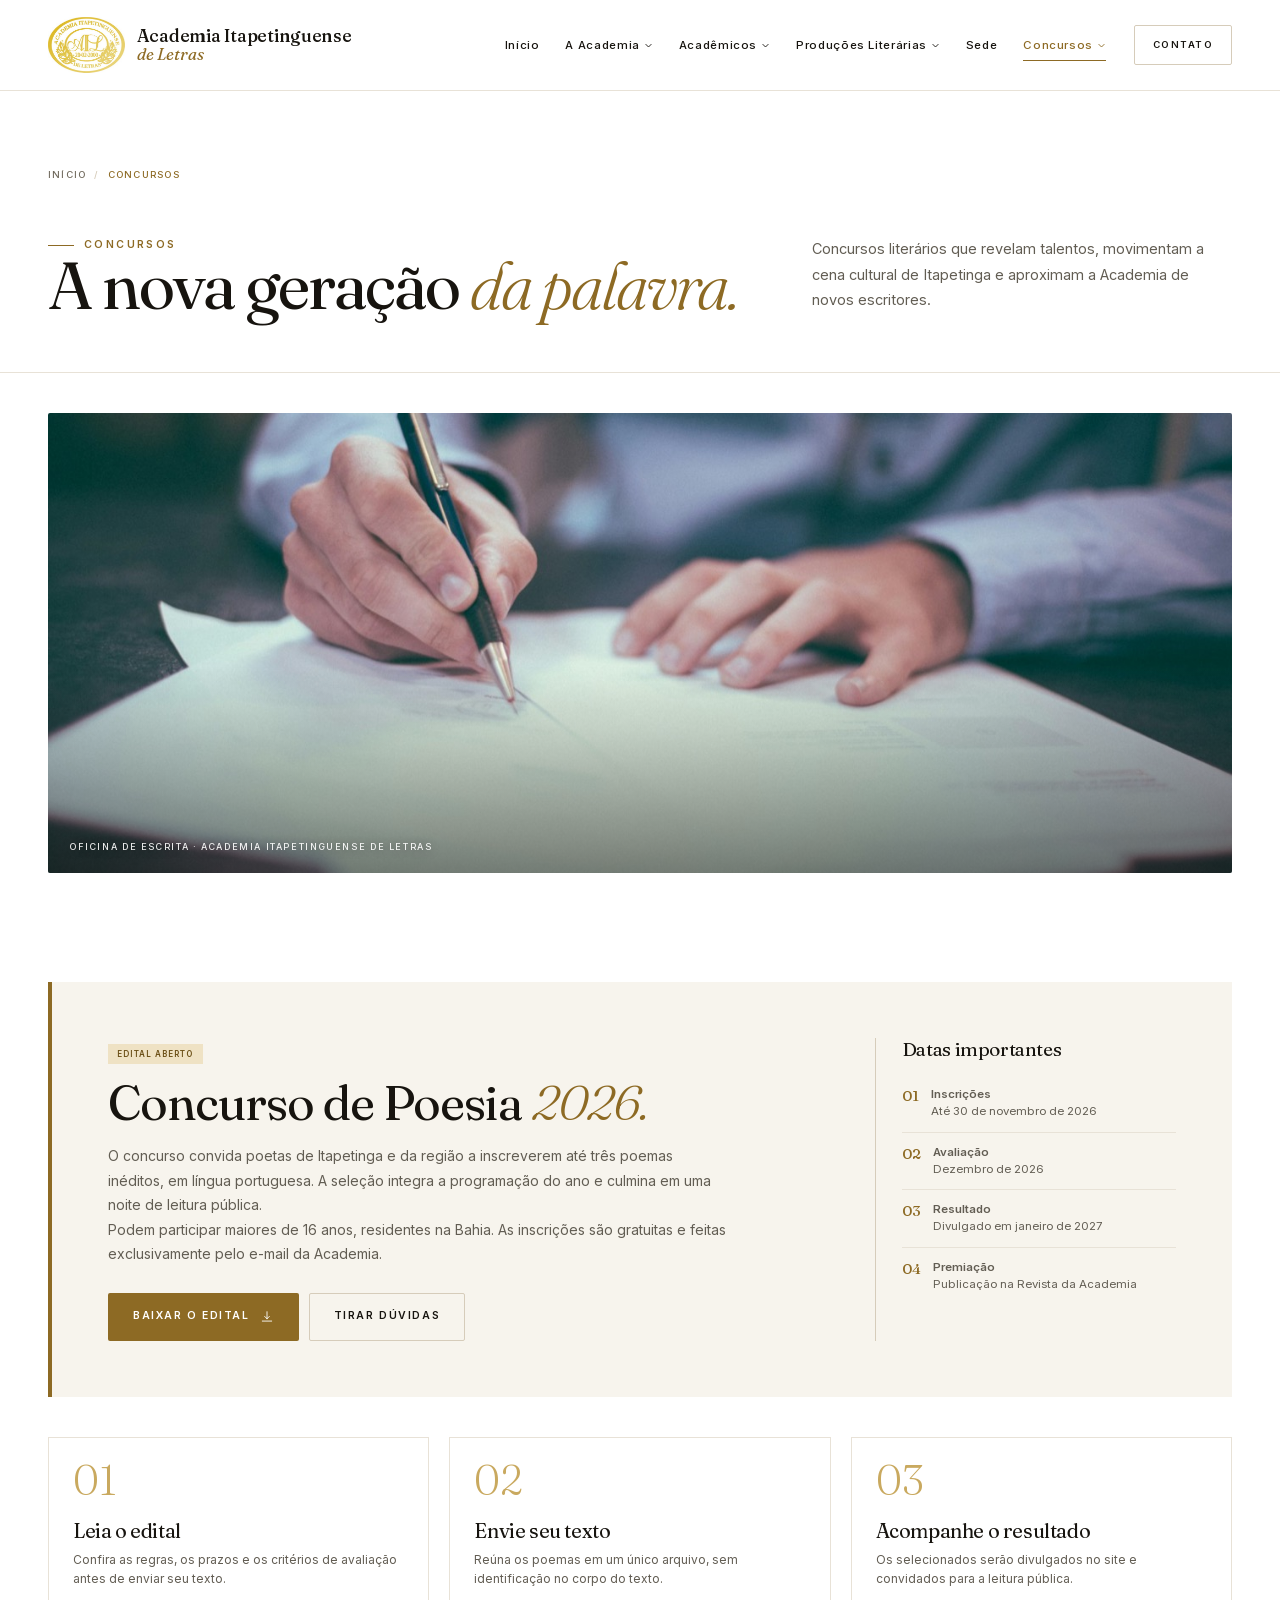
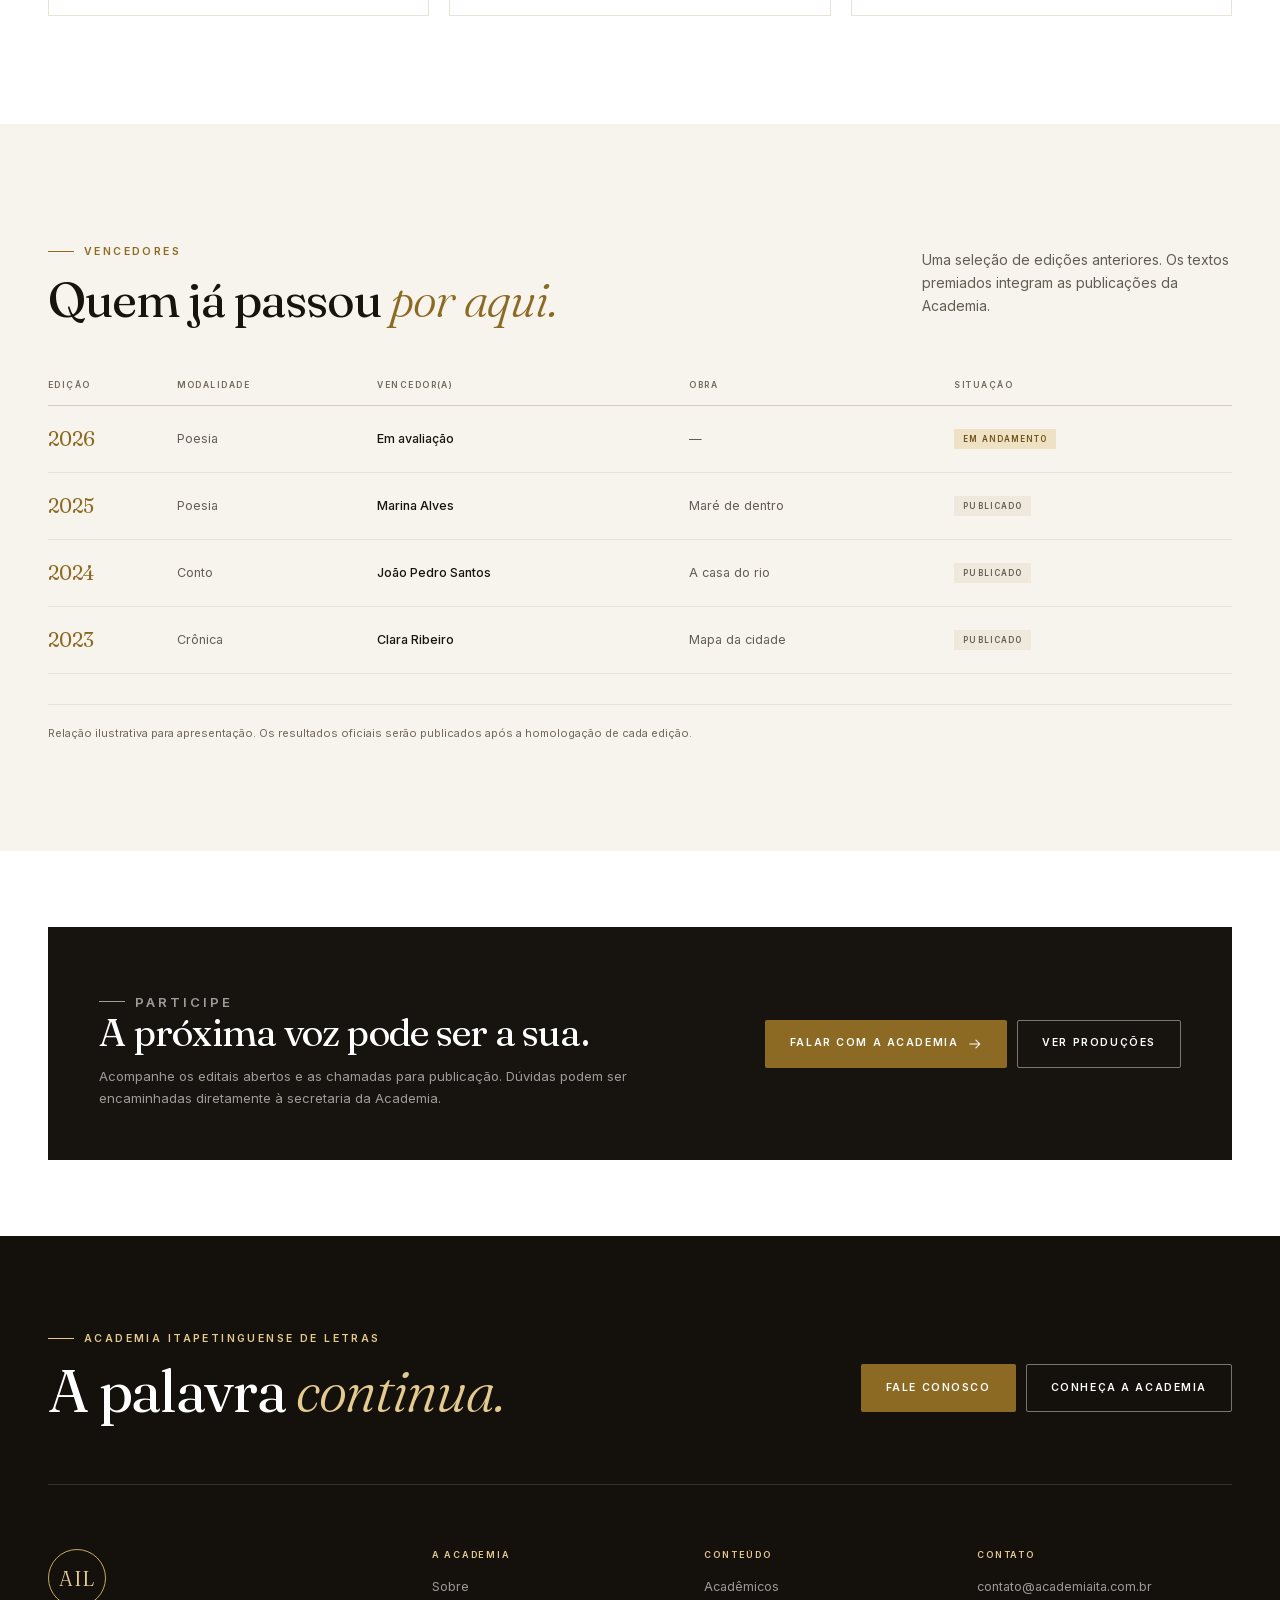
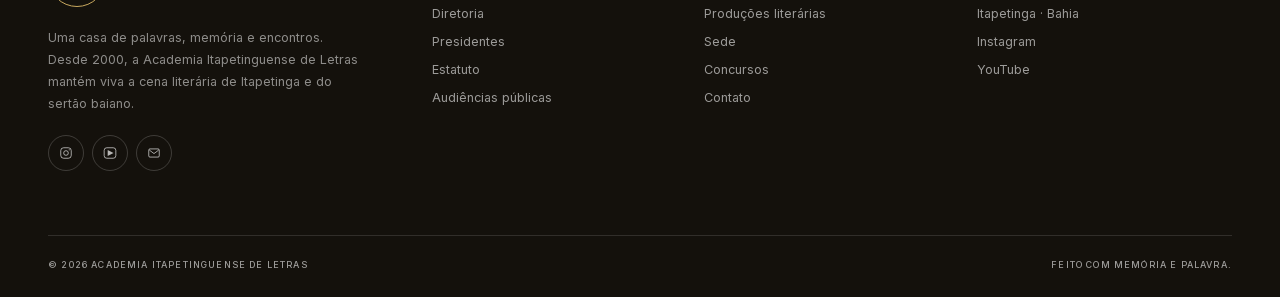
<file: concursos.html>
<!DOCTYPE html>
<html lang="pt-BR">
<head>
  <meta charset="utf-8">
  <meta name="viewport" content="width=device-width, initial-scale=1">
  <title>Concursos · Academia Itapetinguense de Letras</title>
  <meta name="description" content="Editais, etapas e vencedores dos concursos literários da Academia Itapetinguense de Letras.">
  <meta name="theme-color" content="#17140f">
  <link rel="icon" href="assets/img/favicon.svg" type="image/svg+xml">
  <link rel="stylesheet" href="assets/css/style.css?v=6">
  <script>document.documentElement.classList.add("js");</script>
</head>
<body>
<a class="skip-link" href="#main">Ir para o conteúdo</a>
<header class="site-header" id="site-header">
  <div class="container header-inner">
    <a class="brand" href="index.html" aria-label="Academia Itapetinguense de Letras">
      <img class="brand-logo" src="assets/img/logo.jpg" width="300" height="219" alt="Brasão da Academia Itapetinguense de Letras">
      <span class="brand-text"><strong>Academia Itapetinguense</strong> <span>de Letras</span></span>
    </a>
    <nav class="main-nav" id="main-nav" aria-label="Navegação principal">
      <ul class="nav-list">
        <li class="nav-item"><a class="nav-link" href="index.html">Início</a></li>
        <li class="nav-item">
          <a class="nav-link" href="academia.html">A Academia <svg class="chev" viewBox="0 0 12 12" fill="none" aria-hidden="true"><path d="M2.5 4.5 6 8l3.5-3.5" stroke="currentColor" stroke-width="1.2" stroke-linecap="round" stroke-linejoin="round"/></svg></a>
          <div class="dropdown dropdown-wide">
            <div>
              <p class="dropdown-title">Institucional</p>
              <a href="academia.html#sobre">Sobre a Academia</a>
              <a href="diretoria.html">Diretoria</a>
              <a href="presidentes.html">Presidentes</a>
              <a href="estatuto.html">Estatuto</a>
            </div>
            <div>
              <p class="dropdown-title">Audiências públicas</p>
              <a href="academia.html#castro-alves">Castro Alves</a>
              <a href="academia.html#loja-maconica">Loja Maçônica de Itapetinga</a>
              <a href="academia.html#camilo-jesus-lima">Camilo de Jesus Lima</a>
              <a href="academia.html#juvino-oliveira">Juvino Oliveira</a>
            </div>
          </div>
        </li>
        <li class="nav-item">
          <a class="nav-link" href="academicos.html">Acadêmicos <svg class="chev" viewBox="0 0 12 12" fill="none" aria-hidden="true"><path d="M2.5 4.5 6 8l3.5-3.5" stroke="currentColor" stroke-width="1.2" stroke-linecap="round" stroke-linejoin="round"/></svg></a>
          <div class="dropdown">
            <a href="academicos.html#atuais">Atuais</a>
            <a href="academicos.html#anteriores">Anteriores</a>
            <a href="academicos.html#patronos">Patronos</a>
          </div>
        </li>
        <li class="nav-item">
          <a class="nav-link" href="producoes.html">Produções Literárias <svg class="chev" viewBox="0 0 12 12" fill="none" aria-hidden="true"><path d="M2.5 4.5 6 8l3.5-3.5" stroke="currentColor" stroke-width="1.2" stroke-linecap="round" stroke-linejoin="round"/></svg></a>
          <div class="dropdown">
            <a href="producoes.html#revista">Revista da Academia</a>
            <a href="producoes.html#poesias">Poesias</a>
            <a href="producoes.html#contos">Contos</a>
            <a href="producoes.html#cronicas">Crônicas</a>
          </div>
        </li>
        <li class="nav-item"><a class="nav-link" href="sede.html">Sede</a></li>
        <li class="nav-item">
          <a class="nav-link is-active" href="concursos.html" aria-current="page">Concursos <svg class="chev" viewBox="0 0 12 12" fill="none" aria-hidden="true"><path d="M2.5 4.5 6 8l3.5-3.5" stroke="currentColor" stroke-width="1.2" stroke-linecap="round" stroke-linejoin="round"/></svg></a>
          <div class="dropdown">
            <a href="concursos.html#editais">Editais</a>
            <a href="concursos.html#vencedores">Vencedores</a>
          </div>
        </li>
      </ul>
      <div class="mobile-nav-extra">
        <a class="btn btn-gold" href="contato.html">Fale conosco</a>
        <p>Itapetinga · Bahia</p>
      </div>
    </nav>
    <div class="header-actions">
      <a class="btn btn-outline header-contact" href="contato.html">Contato</a>
      <button class="menu-toggle" type="button" aria-label="Abrir menu" aria-expanded="false" aria-controls="main-nav"><span></span><span></span></button>
    </div>
  </div>
</header>
<main id="main">
<section class="page-hero">
  <div class="container">
    <nav class="breadcrumb" aria-label="Você está aqui"><a href="index.html">Início</a><span class="sep">/</span><span>Concursos</span></nav>
    <div class="page-hero-grid">
      <div>
        <p class="eyebrow">Concursos</p>
        <h1>A nova geração <em>da palavra.</em></h1>
      </div>
      <p class="page-lede">Concursos literários que revelam talentos, movimentam a cena cultural de Itapetinga e aproximam a Academia de novos escritores.</p>
    </div>
  </div>
</section>

<div class="page-banner">
  <div class="container">
    <figure class="page-banner-media">
      <img src="assets/img/stock/writing.jpg" alt="Mãos escrevendo em um caderno" width="1400" height="934">
      <figcaption class="banner-caption">Oficina de escrita · Academia Itapetinguense de Letras</figcaption>
    </figure>
  </div>
</div>

<section class="section" id="editais">
  <div class="container">
    <div class="edital-card reveal">
      <div>
        <span class="status-pill is-open">Edital aberto</span>
        <h2>Concurso de Poesia <em>2026.</em></h2>
        <p>O concurso convida poetas de Itapetinga e da região a inscreverem até três poemas inéditos, em língua portuguesa. A seleção integra a programação do ano e culmina em uma noite de leitura pública.</p>
        <p>Podem participar maiores de 16 anos, residentes na Bahia. As inscrições são gratuitas e feitas exclusivamente pelo e-mail da Academia.</p>
        <div class="edital-actions">
          <a class="btn btn-gold" href="#edital">Baixar o edital <svg viewBox="0 0 24 24" fill="none" aria-hidden="true"><path d="M12 3v12m0 0 4-4m-4 4-4-4M4 19h16" stroke="currentColor" stroke-width="1.5" stroke-linecap="round" stroke-linejoin="round"/></svg></a>
          <a class="btn btn-outline" href="contato.html">Tirar dúvidas</a>
        </div>
      </div>
      <aside class="edital-aside">
        <h3>Datas importantes</h3>
        <div class="edital-step"><span>01</span><p><strong>Inscrições</strong><br>Até 30 de novembro de 2026</p></div>
        <div class="edital-step"><span>02</span><p><strong>Avaliação</strong><br>Dezembro de 2026</p></div>
        <div class="edital-step"><span>03</span><p><strong>Resultado</strong><br>Divulgado em janeiro de 2027</p></div>
        <div class="edital-step"><span>04</span><p><strong>Premiação</strong><br>Publicação na Revista da Academia</p></div>
      </aside>
    </div>

    <div class="steps" id="edital">
      <div class="step-card reveal">
        <span class="step-num">01</span>
        <h3>Leia o edital</h3>
        <p>Confira as regras, os prazos e os critérios de avaliação antes de enviar seu texto.</p>
      </div>
      <div class="step-card reveal" data-delay="2">
        <span class="step-num">02</span>
        <h3>Envie seu texto</h3>
        <p>Reúna os poemas em um único arquivo, sem identificação no corpo do texto.</p>
      </div>
      <div class="step-card reveal" data-delay="5">
        <span class="step-num">03</span>
        <h3>Acompanhe o resultado</h3>
        <p>Os selecionados serão divulgados no site e convidados para a leitura pública.</p>
      </div>
    </div>
  </div>
</section>

<section class="section section-paper" id="vencedores">
  <div class="container">
    <div class="section-head reveal">
      <div>
        <p class="eyebrow">Vencedores</p>
        <h2>Quem já passou <em>por aqui.</em></h2>
      </div>
      <div class="head-aside">
        <p>Uma seleção de edições anteriores. Os textos premiados integram as publicações da Academia.</p>
      </div>
    </div>
    <div class="table-wrap reveal">
      <table class="results-table">
        <thead>
          <tr><th>Edição</th><th>Modalidade</th><th>Vencedor(a)</th><th>Obra</th><th>Situação</th></tr>
        </thead>
        <tbody>
          <tr><td>2026</td><td>Poesia</td><td><strong>Em avaliação</strong></td><td>—</td><td><span class="status-pill is-open">Em andamento</span></td></tr>
          <tr><td>2025</td><td>Poesia</td><td><strong>Marina Alves</strong></td><td>Maré de dentro</td><td><span class="status-pill">Publicado</span></td></tr>
          <tr><td>2024</td><td>Conto</td><td><strong>João Pedro Santos</strong></td><td>A casa do rio</td><td><span class="status-pill">Publicado</span></td></tr>
          <tr><td>2023</td><td>Crônica</td><td><strong>Clara Ribeiro</strong></td><td>Mapa da cidade</td><td><span class="status-pill">Publicado</span></td></tr>
        </tbody>
      </table>
    </div>
    <p class="members-note">Relação ilustrativa para apresentação. Os resultados oficiais serão publicados após a homologação de cada edição.</p>
  </div>
</section>

<section class="section section-tight">
  <div class="container">
    <div class="statute-card reveal">
      <div>
        <p class="eyebrow eyebrow-light">Participe</p>
        <h2>A próxima voz pode ser a sua.</h2>
        <p>Acompanhe os editais abertos e as chamadas para publicação. Dúvidas podem ser encaminhadas diretamente à secretaria da Academia.</p>
      </div>
      <div class="statute-actions">
        <a class="btn btn-gold" href="contato.html">Falar com a Academia <svg viewBox="0 0 16 16" fill="none" aria-hidden="true"><path d="M2 8h11M9 3.5 13.5 8 9 12.5" stroke="currentColor" stroke-width="1.2" stroke-linecap="round" stroke-linejoin="round"/></svg></a>
        <a class="btn btn-ghost" href="producoes.html">Ver produções</a>
      </div>
    </div>
  </div>
</section>
</main>
<footer class="site-footer">
  <div class="container">
    <div class="footer-cta">
      <div>
        <p class="eyebrow eyebrow-light">Academia Itapetinguense de Letras</p>
        <h2>A palavra <em>continua.</em></h2>
      </div>
      <div class="footer-cta-actions">
        <a class="btn btn-gold" href="contato.html">Fale conosco</a>
        <a class="btn btn-ghost" href="academia.html">Conheça a Academia</a>
      </div>
    </div>
    <div class="footer-grid">
      <div class="footer-brand">
        <div class="footer-seal">AIL</div>
        <p>Uma casa de palavras, memória e encontros. Desde 2000, a Academia Itapetinguense de Letras mantém viva a cena literária de Itapetinga e do sertão baiano.</p>
        <div class="socials">
          <a href="https://www.instagram.com/academiadeletras.ita/" target="_blank" rel="noopener" aria-label="Instagram"><svg viewBox="0 0 24 24" fill="none" aria-hidden="true"><rect x="3" y="3" width="18" height="18" rx="5" stroke="currentColor" stroke-width="1.5"/><circle cx="12" cy="12" r="4" stroke="currentColor" stroke-width="1.5"/><circle cx="17.5" cy="6.5" r="1" fill="currentColor"/></svg></a>
          <a href="https://www.youtube.com/@academiadeletras" target="_blank" rel="noopener" aria-label="YouTube"><svg viewBox="0 0 24 24" fill="none" aria-hidden="true"><rect x="2" y="3" width="20" height="18" rx="4.5" stroke="currentColor" stroke-width="1.5"/><path d="M8 17V7l10 5-10 5Z" fill="currentColor"/></svg></a>
          <a href="mailto:contato@academiaita.com.br" aria-label="E-mail"><svg viewBox="0 0 24 24" fill="none" aria-hidden="true"><rect x="3" y="5" width="18" height="14" rx="2" stroke="currentColor" stroke-width="1.5"/><path d="m4 7 8 6 8-6" stroke="currentColor" stroke-width="1.5"/></svg></a>
        </div>
      </div>
      <div class="footer-col">
        <h3>A Academia</h3>
        <ul>
          <li><a href="academia.html#sobre">Sobre</a></li>
          <li><a href="diretoria.html">Diretoria</a></li>
          <li><a href="presidentes.html">Presidentes</a></li>
          <li><a href="estatuto.html">Estatuto</a></li>
          <li><a href="academia.html#audiencias">Audiências públicas</a></li>
        </ul>
      </div>
      <div class="footer-col">
        <h3>Conteúdo</h3>
        <ul>
          <li><a href="academicos.html">Acadêmicos</a></li>
          <li><a href="producoes.html">Produções literárias</a></li>
          <li><a href="sede.html">Sede</a></li>
          <li><a href="concursos.html">Concursos</a></li>
          <li><a href="contato.html">Contato</a></li>
        </ul>
      </div>
      <div class="footer-col">
        <h3>Contato</h3>
        <ul>
          <li><a href="mailto:contato@academiaita.com.br">contato@academiaita.com.br</a></li>
          <li>Itapetinga · Bahia</li>
          <li><a href="https://www.instagram.com/academiadeletras.ita/" target="_blank" rel="noopener">Instagram</a></li>
          <li><a href="https://www.youtube.com/@academiadeletras" target="_blank" rel="noopener">YouTube</a></li>
        </ul>
      </div>
    </div>
    <div class="footer-bottom">
      <p>© <span data-year>2026</span> Academia Itapetinguense de Letras</p>
      <p>Feito com memória e palavra.</p>
    </div>
  </div>
</footer>
<script src="assets/js/main.js?v=3"></script>
</body>
</html>
</file>
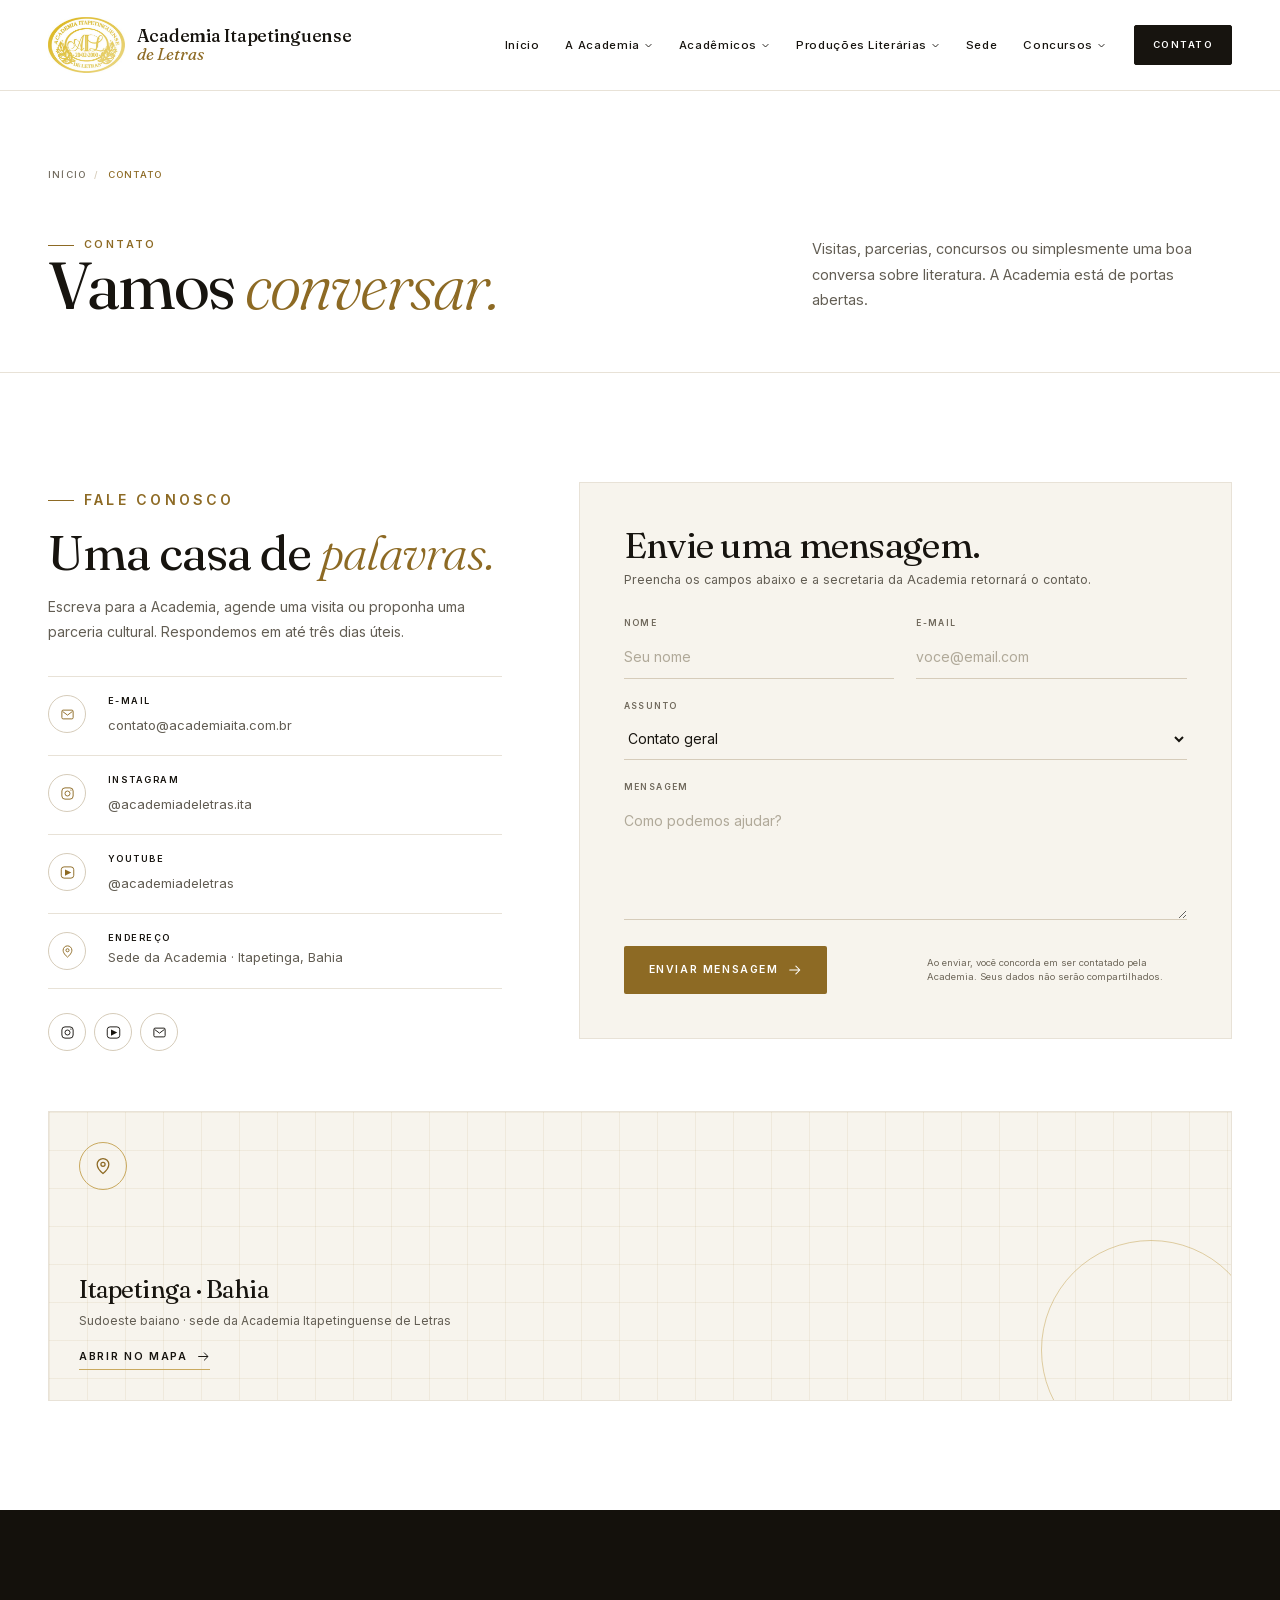
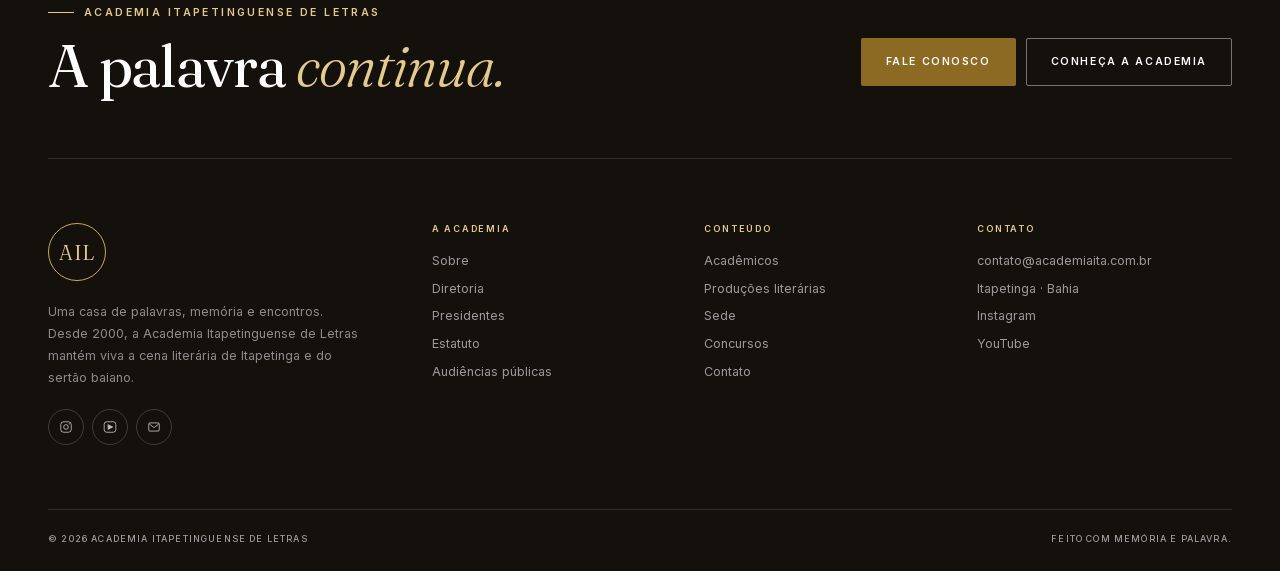
<file: contato.html>
<!DOCTYPE html>
<html lang="pt-BR">
<head>
  <meta charset="utf-8">
  <meta name="viewport" content="width=device-width, initial-scale=1">
  <title>Contato · Academia Itapetinguense de Letras</title>
<meta name="theme-color" content="#17140f">
  <link rel="icon" href="assets/img/favicon.svg" type="image/svg+xml">
  <link rel="stylesheet" href="assets/css/style.css?v=6">
  <script>document.documentElement.classList.add("js");</script>
</head>
<body>
<a class="skip-link" href="#main">Ir para o conteúdo</a>
<header class="site-header" id="site-header">
  <div class="container header-inner">
    <a class="brand" href="index.html" aria-label="Academia Itapetinguense de Letras">
      <img class="brand-logo" src="assets/img/logo.jpg" width="300" height="219" alt="Brasão da Academia Itapetinguense de Letras">
      <span class="brand-text"><strong>Academia Itapetinguense</strong> <span>de Letras</span></span>
    </a>
    <nav class="main-nav" id="main-nav" aria-label="Navegação principal">
      <ul class="nav-list">
        <li class="nav-item"><a class="nav-link" href="index.html">Início</a></li>
        <li class="nav-item">
          <a class="nav-link" href="academia.html">A Academia <svg class="chev" viewBox="0 0 12 12" fill="none" aria-hidden="true"><path d="M2.5 4.5 6 8l3.5-3.5" stroke="currentColor" stroke-width="1.2" stroke-linecap="round" stroke-linejoin="round"/></svg></a>
          <div class="dropdown dropdown-wide">
            <div>
              <p class="dropdown-title">Institucional</p>
              <a href="academia.html#sobre">Sobre a Academia</a>
              <a href="diretoria.html">Diretoria</a>
              <a href="presidentes.html">Presidentes</a>
              <a href="estatuto.html">Estatuto</a>
            </div>
            <div>
              <p class="dropdown-title">Audiências públicas</p>
              <a href="academia.html#castro-alves">Castro Alves</a>
              <a href="academia.html#loja-maconica">Loja Maçônica de Itapetinga</a>
              <a href="academia.html#camilo-jesus-lima">Camilo de Jesus Lima</a>
              <a href="academia.html#juvino-oliveira">Juvino Oliveira</a>
            </div>
          </div>
        </li>
        <li class="nav-item">
          <a class="nav-link" href="academicos.html">Acadêmicos <svg class="chev" viewBox="0 0 12 12" fill="none" aria-hidden="true"><path d="M2.5 4.5 6 8l3.5-3.5" stroke="currentColor" stroke-width="1.2" stroke-linecap="round" stroke-linejoin="round"/></svg></a>
          <div class="dropdown">
            <a href="academicos.html#atuais">Atuais</a>
            <a href="academicos.html#anteriores">Anteriores</a>
            <a href="academicos.html#patronos">Patronos</a>
          </div>
        </li>
        <li class="nav-item">
          <a class="nav-link" href="producoes.html">Produções Literárias <svg class="chev" viewBox="0 0 12 12" fill="none" aria-hidden="true"><path d="M2.5 4.5 6 8l3.5-3.5" stroke="currentColor" stroke-width="1.2" stroke-linecap="round" stroke-linejoin="round"/></svg></a>
          <div class="dropdown">
            <a href="producoes.html#revista">Revista da Academia</a>
            <a href="producoes.html#poesias">Poesias</a>
            <a href="producoes.html#contos">Contos</a>
            <a href="producoes.html#cronicas">Crônicas</a>
          </div>
        </li>
        <li class="nav-item"><a class="nav-link" href="sede.html">Sede</a></li>
        <li class="nav-item">
          <a class="nav-link" href="concursos.html">Concursos <svg class="chev" viewBox="0 0 12 12" fill="none" aria-hidden="true"><path d="M2.5 4.5 6 8l3.5-3.5" stroke="currentColor" stroke-width="1.2" stroke-linecap="round" stroke-linejoin="round"/></svg></a>
          <div class="dropdown">
            <a href="concursos.html#editais">Editais</a>
            <a href="concursos.html#vencedores">Vencedores</a>
          </div>
        </li>
      </ul>
      <div class="mobile-nav-extra">
        <a class="btn btn-gold" href="contato.html">Fale conosco</a>
        <p>Itapetinga · Bahia</p>
      </div>
    </nav>
    <div class="header-actions">
      <a class="btn btn-outline header-contact" href="contato.html" aria-current="page">Contato</a>
      <button class="menu-toggle" type="button" aria-label="Abrir menu" aria-expanded="false" aria-controls="main-nav"><span></span><span></span></button>
    </div>
  </div>
</header>
<main id="main">
<section class="page-hero">
  <div class="container">
    <nav class="breadcrumb" aria-label="Você está aqui"><a href="index.html">Início</a><span class="sep">/</span><span>Contato</span></nav>
    <div class="page-hero-grid">
      <div>
        <p class="eyebrow">Contato</p>
        <h1>Vamos <em>conversar.</em></h1>
      </div>
      <p class="page-lede">Visitas, parcerias, concursos ou simplesmente uma boa conversa sobre literatura. A Academia está de portas abertas.</p>
    </div>
  </div>
</section>

<section class="section">
  <div class="container">
    <div class="contact-layout">
      <div class="contact-copy reveal">
        <p class="eyebrow">Fale conosco</p>
        <h2>Uma casa de <em>palavras.</em></h2>
        <p>Escreva para a Academia, agende uma visita ou proponha uma parceria cultural. Respondemos em até três dias úteis.</p>
        <div class="contact-rows">
          <div class="contact-row">
            <span class="contact-icon"><svg viewBox="0 0 24 24" fill="none" aria-hidden="true"><rect x="3" y="5" width="18" height="14" rx="2" stroke="currentColor" stroke-width="1.5"/><path d="m4 7 8 6 8-6" stroke="currentColor" stroke-width="1.5"/></svg></span>
            <div><h3>E-mail</h3><a href="mailto:contato@academiaita.com.br">contato@academiaita.com.br</a></div>
          </div>
          <div class="contact-row">
            <span class="contact-icon"><svg viewBox="0 0 24 24" fill="none" aria-hidden="true"><rect x="3" y="3" width="18" height="18" rx="5" stroke="currentColor" stroke-width="1.5"/><circle cx="12" cy="12" r="4" stroke="currentColor" stroke-width="1.5"/><circle cx="17.5" cy="6.5" r="1" fill="currentColor"/></svg></span>
            <div><h3>Instagram</h3><a href="https://www.instagram.com/academiadeletras.ita/" target="_blank" rel="noopener">@academiadeletras.ita</a></div>
          </div>
          <div class="contact-row">
            <span class="contact-icon"><svg viewBox="0 0 24 24" fill="none" aria-hidden="true"><rect x="2" y="3" width="20" height="18" rx="4.5" stroke="currentColor" stroke-width="1.5"/><path d="M8 17V7l10 5-10 5Z" fill="currentColor"/></svg></span>
            <div><h3>YouTube</h3><a href="https://www.youtube.com/@academiadeletras" target="_blank" rel="noopener">@academiadeletras</a></div>
          </div>
          <div class="contact-row">
            <span class="contact-icon"><svg viewBox="0 0 24 24" fill="none" aria-hidden="true"><path d="M12 21s7-5.4 7-11a7 7 0 1 0-14 0c0 5.6 7 11 7 11Z" stroke="currentColor" stroke-width="1.5"/><circle cx="12" cy="10" r="2.5" stroke="currentColor" stroke-width="1.5"/></svg></span>
            <div><h3>Endereço</h3><p>Sede da Academia · Itapetinga, Bahia</p></div>
          </div>
        </div>
        <div class="contact-socials">
          <a href="https://www.instagram.com/academiadeletras.ita/" target="_blank" rel="noopener" aria-label="Instagram"><svg viewBox="0 0 24 24" fill="none" aria-hidden="true"><rect x="3" y="3" width="18" height="18" rx="5" stroke="currentColor" stroke-width="1.5"/><circle cx="12" cy="12" r="4" stroke="currentColor" stroke-width="1.5"/><circle cx="17.5" cy="6.5" r="1" fill="currentColor"/></svg></a>
          <a href="https://www.youtube.com/@academiadeletras" target="_blank" rel="noopener" aria-label="YouTube"><svg viewBox="0 0 24 24" fill="none" aria-hidden="true"><rect x="2" y="3" width="20" height="18" rx="4.5" stroke="currentColor" stroke-width="1.5"/><path d="M8 17V7l10 5-10 5Z" fill="currentColor"/></svg></a>
          <a href="mailto:contato@academiaita.com.br" aria-label="E-mail"><svg viewBox="0 0 24 24" fill="none" aria-hidden="true"><rect x="3" y="5" width="18" height="14" rx="2" stroke="currentColor" stroke-width="1.5"/><path d="m4 7 8 6 8-6" stroke="currentColor" stroke-width="1.5"/></svg></a>
        </div>
      </div>

      <div class="form-card reveal" data-delay="3">
        <h2>Envie uma mensagem.</h2>
        <p>Preencha os campos abaixo e a secretaria da Academia retornará o contato.</p>
        <form data-demo-form>
          <div class="form-grid">
            <div class="field">
              <label for="nome">Nome</label>
              <input id="nome" name="nome" type="text" autocomplete="name" placeholder="Seu nome" required>
            </div>
            <div class="field">
              <label for="email">E-mail</label>
              <input id="email" name="email" type="email" autocomplete="email" placeholder="voce@email.com" required>
            </div>
            <div class="field field-full">
              <label for="assunto">Assunto</label>
              <select id="assunto" name="assunto">
                <option>Contato geral</option>
                <option>Concursos e editais</option>
                <option>Parcerias e imprensa</option>
                <option>Publicações</option>
              </select>
            </div>
            <div class="field field-full">
              <label for="mensagem">Mensagem</label>
              <textarea id="mensagem" name="mensagem" placeholder="Como podemos ajudar?" required></textarea>
            </div>
          </div>
          <div class="form-actions">
            <button class="btn btn-gold" type="submit">Enviar mensagem <svg viewBox="0 0 16 16" fill="none" aria-hidden="true"><path d="M2 8h11M9 3.5 13.5 8 9 12.5" stroke="currentColor" stroke-width="1.2" stroke-linecap="round" stroke-linejoin="round"/></svg></button>
            <p class="form-note">Ao enviar, você concorda em ser contatado pela Academia. Seus dados não serão compartilhados.</p>
          </div>
          <div class="form-success" data-form-success role="status" aria-live="polite">Mensagem registrada. A secretaria da Academia entrará em contato em breve.</div>
        </form>
      </div>
    </div>

    <div class="contact-map reveal">
      <a class="map-card" href="https://www.google.com/maps/search/Itapetinga+Bahia" target="_blank" rel="noopener">
        <div class="map-pin"><svg viewBox="0 0 24 24" fill="none" aria-hidden="true"><path d="M12 21s7-5.4 7-11a7 7 0 1 0-14 0c0 5.6 7 11 7 11Z" stroke="currentColor" stroke-width="1.5"/><circle cx="12" cy="10" r="2.5" stroke="currentColor" stroke-width="1.5"/></svg></div>
        <div>
          <h3>Itapetinga · Bahia</h3>
          <p>Sudoeste baiano · sede da Academia Itapetinguense de Letras</p>
          <span class="link-arrow">Abrir no mapa <svg viewBox="0 0 16 16" fill="none" aria-hidden="true"><path d="M2 8h11M9 3.5 13.5 8 9 12.5" stroke="currentColor" stroke-width="1.2" stroke-linecap="round" stroke-linejoin="round"/></svg></span>
        </div>
      </a>
    </div>
  </div>
</section>
</main>
<footer class="site-footer">
  <div class="container">
    <div class="footer-cta">
      <div>
        <p class="eyebrow eyebrow-light">Academia Itapetinguense de Letras</p>
        <h2>A palavra <em>continua.</em></h2>
      </div>
      <div class="footer-cta-actions">
        <a class="btn btn-gold" href="contato.html">Fale conosco</a>
        <a class="btn btn-ghost" href="academia.html">Conheça a Academia</a>
      </div>
    </div>
    <div class="footer-grid">
      <div class="footer-brand">
        <div class="footer-seal">AIL</div>
        <p>Uma casa de palavras, memória e encontros. Desde 2000, a Academia Itapetinguense de Letras mantém viva a cena literária de Itapetinga e do sertão baiano.</p>
        <div class="socials">
          <a href="https://www.instagram.com/academiadeletras.ita/" target="_blank" rel="noopener" aria-label="Instagram"><svg viewBox="0 0 24 24" fill="none" aria-hidden="true"><rect x="3" y="3" width="18" height="18" rx="5" stroke="currentColor" stroke-width="1.5"/><circle cx="12" cy="12" r="4" stroke="currentColor" stroke-width="1.5"/><circle cx="17.5" cy="6.5" r="1" fill="currentColor"/></svg></a>
          <a href="https://www.youtube.com/@academiadeletras" target="_blank" rel="noopener" aria-label="YouTube"><svg viewBox="0 0 24 24" fill="none" aria-hidden="true"><rect x="2" y="3" width="20" height="18" rx="4.5" stroke="currentColor" stroke-width="1.5"/><path d="M8 17V7l10 5-10 5Z" fill="currentColor"/></svg></a>
          <a href="mailto:contato@academiaita.com.br" aria-label="E-mail"><svg viewBox="0 0 24 24" fill="none" aria-hidden="true"><rect x="3" y="5" width="18" height="14" rx="2" stroke="currentColor" stroke-width="1.5"/><path d="m4 7 8 6 8-6" stroke="currentColor" stroke-width="1.5"/></svg></a>
        </div>
      </div>
      <div class="footer-col">
        <h3>A Academia</h3>
        <ul>
          <li><a href="academia.html#sobre">Sobre</a></li>
          <li><a href="diretoria.html">Diretoria</a></li>
          <li><a href="presidentes.html">Presidentes</a></li>
          <li><a href="estatuto.html">Estatuto</a></li>
          <li><a href="academia.html#audiencias">Audiências públicas</a></li>
        </ul>
      </div>
      <div class="footer-col">
        <h3>Conteúdo</h3>
        <ul>
          <li><a href="academicos.html">Acadêmicos</a></li>
          <li><a href="producoes.html">Produções literárias</a></li>
          <li><a href="sede.html">Sede</a></li>
          <li><a href="concursos.html">Concursos</a></li>
          <li><a href="contato.html">Contato</a></li>
        </ul>
      </div>
      <div class="footer-col">
        <h3>Contato</h3>
        <ul>
          <li><a href="mailto:contato@academiaita.com.br">contato@academiaita.com.br</a></li>
          <li>Itapetinga · Bahia</li>
          <li><a href="https://www.instagram.com/academiadeletras.ita/" target="_blank" rel="noopener">Instagram</a></li>
          <li><a href="https://www.youtube.com/@academiadeletras" target="_blank" rel="noopener">YouTube</a></li>
        </ul>
      </div>
    </div>
    <div class="footer-bottom">
      <p>© <span data-year>2026</span> Academia Itapetinguense de Letras</p>
      <p>Feito com memória e palavra.</p>
    </div>
  </div>
</footer>
<script src="assets/js/main.js?v=3"></script>
</body>
</html>
</file>
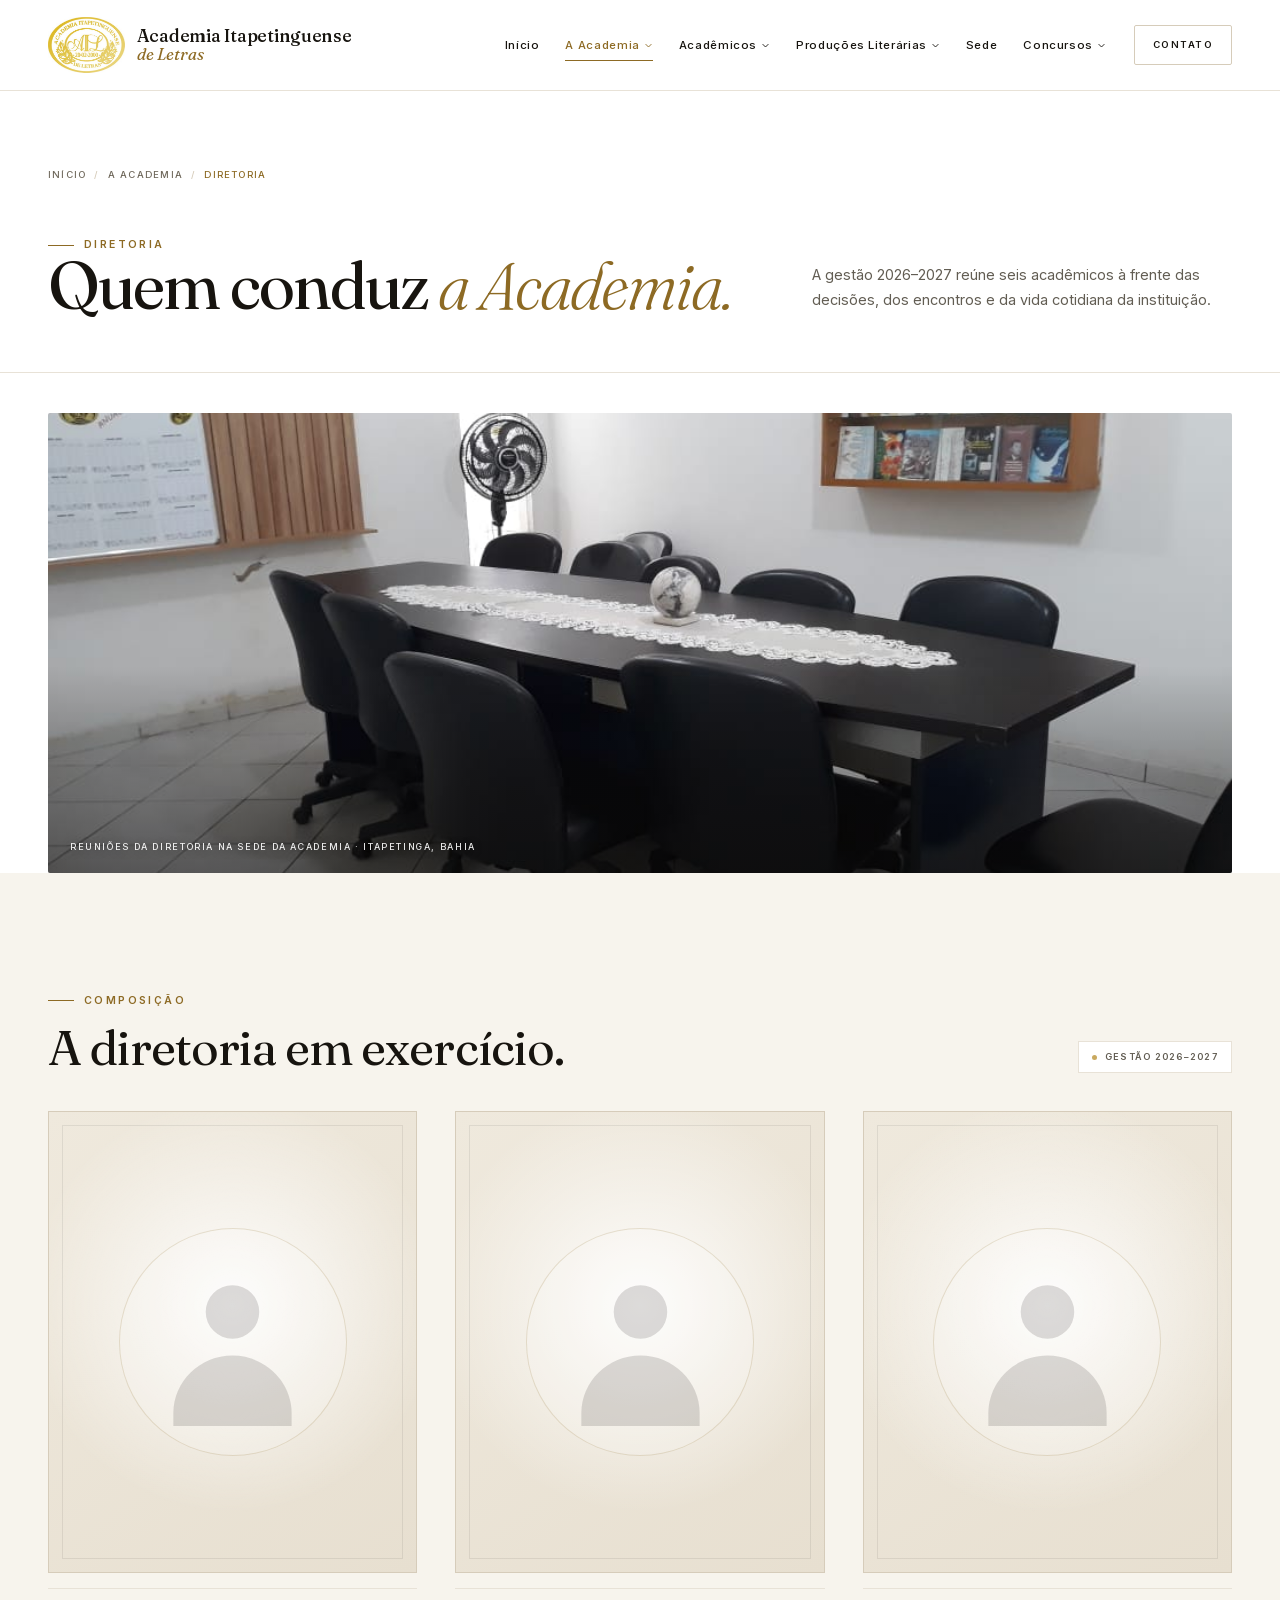
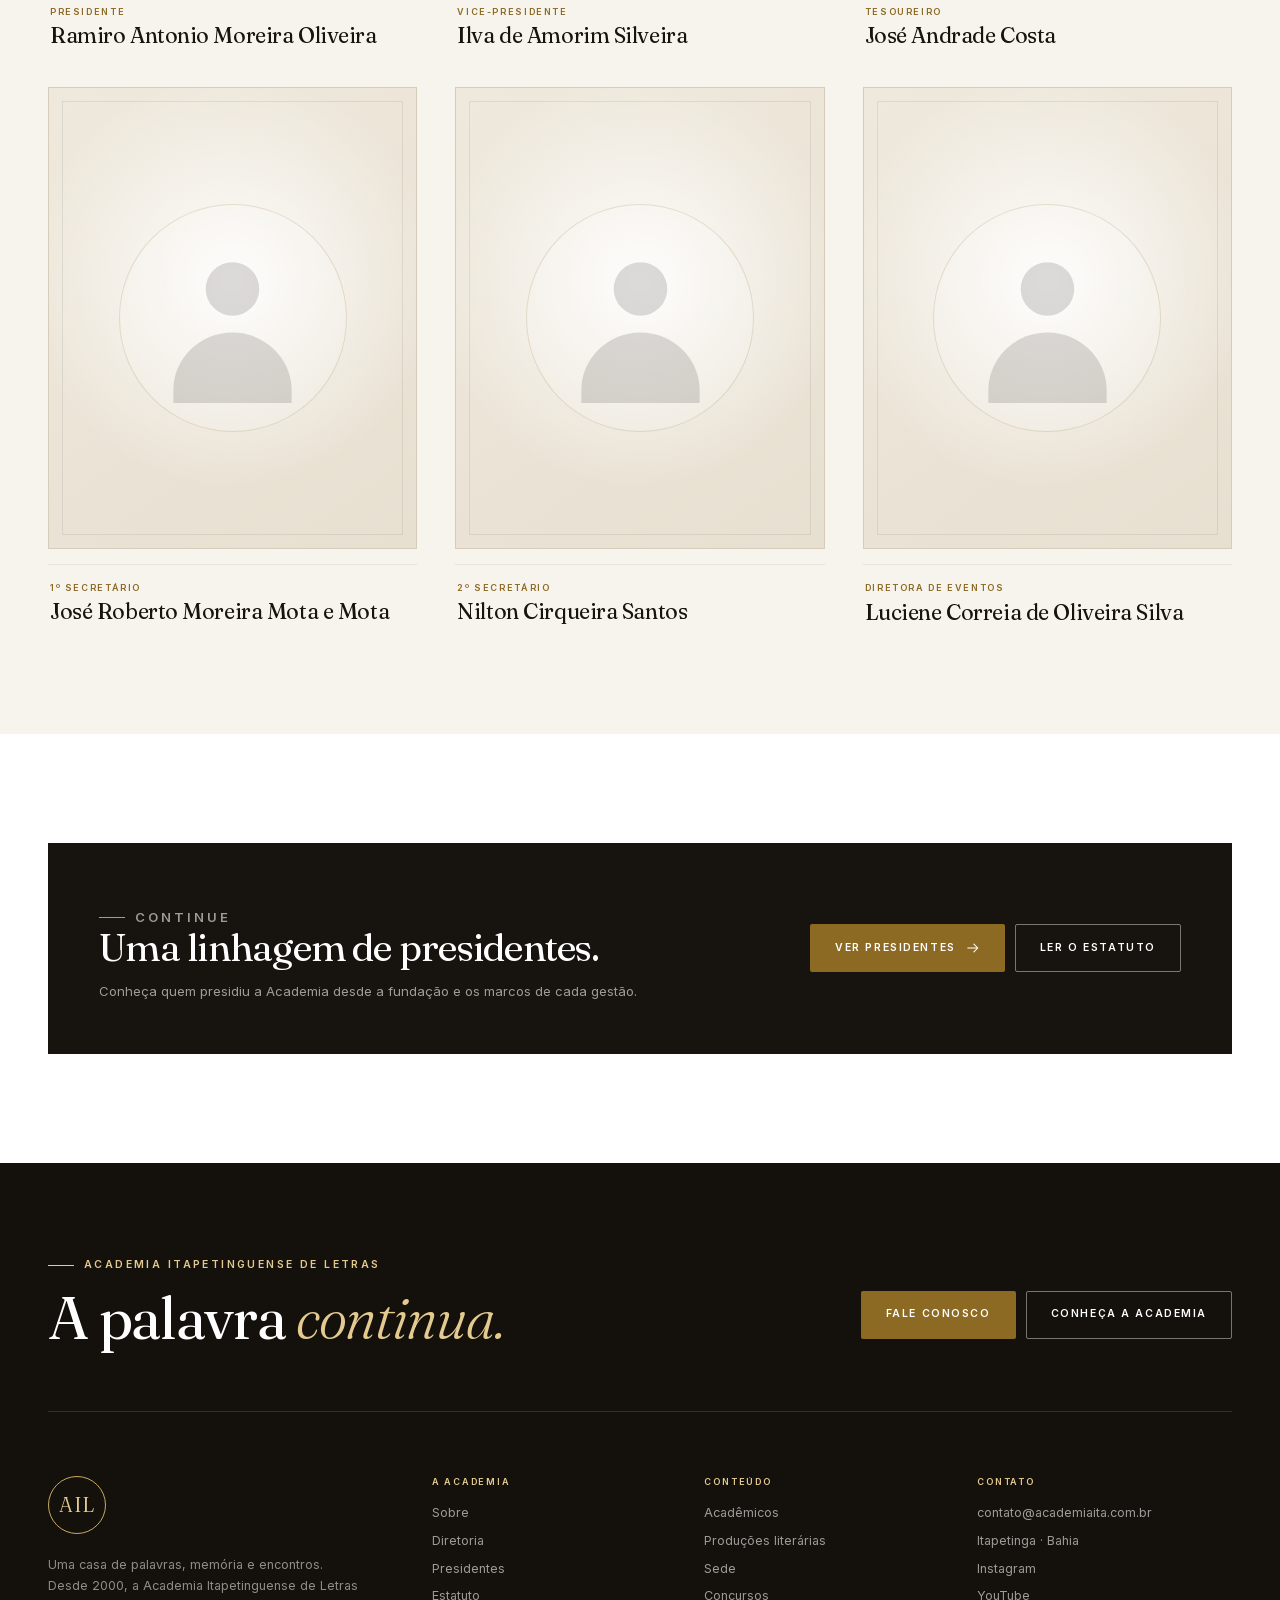
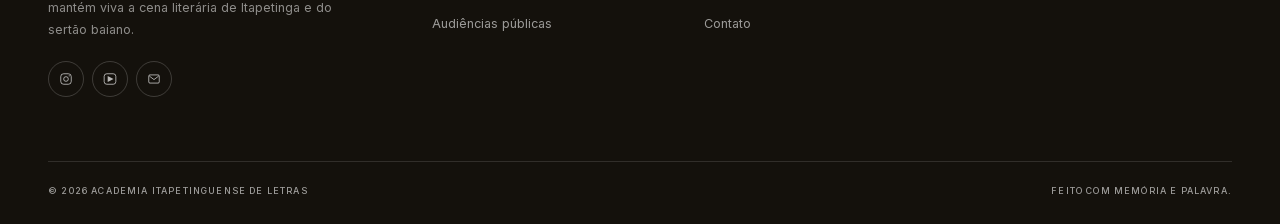
<file: diretoria.html>
<!DOCTYPE html>
<html lang="pt-BR">
<head>
  <meta charset="utf-8">
  <meta name="viewport" content="width=device-width, initial-scale=1">
  <title>Diretoria · Academia Itapetinguense de Letras</title>
  <meta name="description" content="Conheça a diretoria da Academia Itapetinguense de Letras para a gestão 2026–2027.">
  <meta name="theme-color" content="#17140f">
  <link rel="icon" href="assets/img/favicon.svg" type="image/svg+xml">
  <link rel="stylesheet" href="assets/css/style.css?v=6">
  <script>document.documentElement.classList.add("js");</script>
</head>
<body>
<a class="skip-link" href="#main">Ir para o conteúdo</a>
<header class="site-header" id="site-header">
  <div class="container header-inner">
    <a class="brand" href="index.html" aria-label="Academia Itapetinguense de Letras">
      <img class="brand-logo" src="assets/img/logo.jpg" width="300" height="219" alt="Brasão da Academia Itapetinguense de Letras">
      <span class="brand-text"><strong>Academia Itapetinguense</strong> <span>de Letras</span></span>
    </a>
    <nav class="main-nav" id="main-nav" aria-label="Navegação principal">
      <ul class="nav-list">
        <li class="nav-item"><a class="nav-link" href="index.html">Início</a></li>
        <li class="nav-item">
          <a class="nav-link is-active" href="academia.html">A Academia <svg class="chev" viewBox="0 0 12 12" fill="none" aria-hidden="true"><path d="M2.5 4.5 6 8l3.5-3.5" stroke="currentColor" stroke-width="1.2" stroke-linecap="round" stroke-linejoin="round"/></svg></a>
          <div class="dropdown dropdown-wide">
            <div>
              <p class="dropdown-title">Institucional</p>
              <a href="academia.html#sobre">Sobre a Academia</a>
              <a href="diretoria.html" aria-current="page">Diretoria</a>
              <a href="presidentes.html">Presidentes</a>
              <a href="estatuto.html">Estatuto</a>
            </div>
            <div>
              <p class="dropdown-title">Audiências públicas</p>
              <a href="academia.html#castro-alves">Castro Alves</a>
              <a href="academia.html#loja-maconica">Loja Maçônica de Itapetinga</a>
              <a href="academia.html#camilo-jesus-lima">Camilo de Jesus Lima</a>
              <a href="academia.html#juvino-oliveira">Juvino Oliveira</a>
            </div>
          </div>
        </li>
        <li class="nav-item">
          <a class="nav-link" href="academicos.html">Acadêmicos <svg class="chev" viewBox="0 0 12 12" fill="none" aria-hidden="true"><path d="M2.5 4.5 6 8l3.5-3.5" stroke="currentColor" stroke-width="1.2" stroke-linecap="round" stroke-linejoin="round"/></svg></a>
          <div class="dropdown">
            <a href="academicos.html#atuais">Atuais</a>
            <a href="academicos.html#anteriores">Anteriores</a>
            <a href="academicos.html#patronos">Patronos</a>
          </div>
        </li>
        <li class="nav-item">
          <a class="nav-link" href="producoes.html">Produções Literárias <svg class="chev" viewBox="0 0 12 12" fill="none" aria-hidden="true"><path d="M2.5 4.5 6 8l3.5-3.5" stroke="currentColor" stroke-width="1.2" stroke-linecap="round" stroke-linejoin="round"/></svg></a>
          <div class="dropdown">
            <a href="producoes.html#revista">Revista da Academia</a>
            <a href="producoes.html#poesias">Poesias</a>
            <a href="producoes.html#contos">Contos</a>
            <a href="producoes.html#cronicas">Crônicas</a>
          </div>
        </li>
        <li class="nav-item"><a class="nav-link" href="sede.html">Sede</a></li>
        <li class="nav-item">
          <a class="nav-link" href="concursos.html">Concursos <svg class="chev" viewBox="0 0 12 12" fill="none" aria-hidden="true"><path d="M2.5 4.5 6 8l3.5-3.5" stroke="currentColor" stroke-width="1.2" stroke-linecap="round" stroke-linejoin="round"/></svg></a>
          <div class="dropdown">
            <a href="concursos.html#editais">Editais</a>
            <a href="concursos.html#vencedores">Vencedores</a>
          </div>
        </li>
      </ul>
      <div class="mobile-nav-extra">
        <a class="btn btn-gold" href="contato.html">Fale conosco</a>
        <p>Itapetinga · Bahia</p>
      </div>
    </nav>
    <div class="header-actions">
      <a class="btn btn-outline header-contact" href="contato.html">Contato</a>
      <button class="menu-toggle" type="button" aria-label="Abrir menu" aria-expanded="false" aria-controls="main-nav"><span></span><span></span></button>
    </div>
  </div>
</header>
<main id="main">
<section class="page-hero">
  <div class="container">
    <nav class="breadcrumb" aria-label="Você está aqui"><a href="index.html">Início</a><span class="sep">/</span><a href="academia.html">A Academia</a><span class="sep">/</span><span>Diretoria</span></nav>
    <div class="page-hero-grid">
      <div>
        <p class="eyebrow">Diretoria</p>
        <h1>Quem conduz <em>a Academia.</em></h1>
      </div>
      <p class="page-lede">A gestão 2026–2027 reúne seis acadêmicos à frente das decisões, dos encontros e da vida cotidiana da instituição.</p>
    </div>
  </div>
</section>

<div class="page-banner">
  <div class="container">
    <figure class="page-banner-media">
      <img src="assets/img/sala-reunioes.jpg" alt="Sala de reuniões da Academia" width="1032" height="774">
      <figcaption class="banner-caption">Reuniões da diretoria na sede da Academia · Itapetinga, Bahia</figcaption>
    </figure>
  </div>
</div>

<section class="section section-paper" id="diretoria">
  <div class="container">
    <div class="directors-head reveal">
      <div>
        <p class="eyebrow">Composição</p>
        <h2>A diretoria em exercício.</h2>
      </div>
      <span class="period-badge">Gestão 2026–2027</span>
    </div>
    <div class="directors-grid reveal">
      <article class="director-card">
        <div class="director-photo" role="img" aria-label="Espaço reservado para foto de Ramiro Antonio Moreira Oliveira">
          <svg class="person-silhouette director-silhouette" viewBox="0 0 120 120" fill="none" aria-hidden="true"><circle cx="60" cy="39" r="19" fill="currentColor"/><path d="M18 111c0-22.6 18.8-41 42-41s42 18.4 42 41v9H18v-9Z" fill="currentColor"/></svg>
        </div>
        <div class="director-info">
          <span class="director-role">Presidente</span>
          <h3 class="director-name">Ramiro Antonio Moreira Oliveira</h3>
        </div>
      </article>
      <article class="director-card">
        <div class="director-photo" role="img" aria-label="Espaço reservado para foto de Ilva de Amorim Silveira">
          <svg class="person-silhouette director-silhouette" viewBox="0 0 120 120" fill="none" aria-hidden="true"><circle cx="60" cy="39" r="19" fill="currentColor"/><path d="M18 111c0-22.6 18.8-41 42-41s42 18.4 42 41v9H18v-9Z" fill="currentColor"/></svg>
        </div>
        <div class="director-info">
          <span class="director-role">Vice-presidente</span>
          <h3 class="director-name">Ilva de Amorim Silveira</h3>
        </div>
      </article>
      <article class="director-card">
        <div class="director-photo" role="img" aria-label="Espaço reservado para foto de José Andrade Costa">
          <svg class="person-silhouette director-silhouette" viewBox="0 0 120 120" fill="none" aria-hidden="true"><circle cx="60" cy="39" r="19" fill="currentColor"/><path d="M18 111c0-22.6 18.8-41 42-41s42 18.4 42 41v9H18v-9Z" fill="currentColor"/></svg>
        </div>
        <div class="director-info">
          <span class="director-role">Tesoureiro</span>
          <h3 class="director-name">José Andrade Costa</h3>
        </div>
      </article>
      <article class="director-card">
        <div class="director-photo" role="img" aria-label="Espaço reservado para foto de José Roberto Moreira Mota e Mota">
          <svg class="person-silhouette director-silhouette" viewBox="0 0 120 120" fill="none" aria-hidden="true"><circle cx="60" cy="39" r="19" fill="currentColor"/><path d="M18 111c0-22.6 18.8-41 42-41s42 18.4 42 41v9H18v-9Z" fill="currentColor"/></svg>
        </div>
        <div class="director-info">
          <span class="director-role">1º Secretário</span>
          <h3 class="director-name">José Roberto Moreira Mota e Mota</h3>
        </div>
      </article>
      <article class="director-card">
        <div class="director-photo" role="img" aria-label="Espaço reservado para foto de Nilton Cirqueira Santos">
          <svg class="person-silhouette director-silhouette" viewBox="0 0 120 120" fill="none" aria-hidden="true"><circle cx="60" cy="39" r="19" fill="currentColor"/><path d="M18 111c0-22.6 18.8-41 42-41s42 18.4 42 41v9H18v-9Z" fill="currentColor"/></svg>
        </div>
        <div class="director-info">
          <span class="director-role">2º Secretário</span>
          <h3 class="director-name">Nilton Cirqueira Santos</h3>
        </div>
      </article>
      <article class="director-card">
        <div class="director-photo" role="img" aria-label="Espaço reservado para foto de Luciene Correia de Oliveira Silva">
          <svg class="person-silhouette director-silhouette" viewBox="0 0 120 120" fill="none" aria-hidden="true"><circle cx="60" cy="39" r="19" fill="currentColor"/><path d="M18 111c0-22.6 18.8-41 42-41s42 18.4 42 41v9H18v-9Z" fill="currentColor"/></svg>
        </div>
        <div class="director-info">
          <span class="director-role">Diretora de Eventos</span>
          <h3 class="director-name">Luciene Correia de Oliveira Silva</h3>
        </div>
      </article>
    </div>
  </div>
</section>


<section class="section">
  <div class="container">
    <div class="statute-card reveal">
      <div>
        <p class="eyebrow eyebrow-light">Continue</p>
        <h2>Uma linhagem de presidentes.</h2>
        <p>Conheça quem presidiu a Academia desde a fundação e os marcos de cada gestão.</p>
      </div>
      <div class="statute-actions">
        <a class="btn btn-gold" href="presidentes.html">Ver presidentes <svg viewBox="0 0 16 16" fill="none" aria-hidden="true"><path d="M2 8h11M9 3.5 13.5 8 9 12.5" stroke="currentColor" stroke-width="1.2" stroke-linecap="round" stroke-linejoin="round"/></svg></a>
        <a class="btn btn-ghost" href="estatuto.html">Ler o estatuto</a>
      </div>
    </div>
  </div>
</section>
</main>
<footer class="site-footer">
  <div class="container">
    <div class="footer-cta">
      <div>
        <p class="eyebrow eyebrow-light">Academia Itapetinguense de Letras</p>
        <h2>A palavra <em>continua.</em></h2>
      </div>
      <div class="footer-cta-actions">
        <a class="btn btn-gold" href="contato.html">Fale conosco</a>
        <a class="btn btn-ghost" href="academia.html">Conheça a Academia</a>
      </div>
    </div>
    <div class="footer-grid">
      <div class="footer-brand">
        <div class="footer-seal">AIL</div>
        <p>Uma casa de palavras, memória e encontros. Desde 2000, a Academia Itapetinguense de Letras mantém viva a cena literária de Itapetinga e do sertão baiano.</p>
        <div class="socials">
          <a href="https://www.instagram.com/academiadeletras.ita/" target="_blank" rel="noopener" aria-label="Instagram"><svg viewBox="0 0 24 24" fill="none" aria-hidden="true"><rect x="3" y="3" width="18" height="18" rx="5" stroke="currentColor" stroke-width="1.5"/><circle cx="12" cy="12" r="4" stroke="currentColor" stroke-width="1.5"/><circle cx="17.5" cy="6.5" r="1" fill="currentColor"/></svg></a>
          <a href="https://www.youtube.com/@academiadeletras" target="_blank" rel="noopener" aria-label="YouTube"><svg viewBox="0 0 24 24" fill="none" aria-hidden="true"><rect x="2" y="3" width="20" height="18" rx="4.5" stroke="currentColor" stroke-width="1.5"/><path d="M8 17V7l10 5-10 5Z" fill="currentColor"/></svg></a>
          <a href="mailto:contato@academiaita.com.br" aria-label="E-mail"><svg viewBox="0 0 24 24" fill="none" aria-hidden="true"><rect x="3" y="5" width="18" height="14" rx="2" stroke="currentColor" stroke-width="1.5"/><path d="m4 7 8 6 8-6" stroke="currentColor" stroke-width="1.5"/></svg></a>
        </div>
      </div>
      <div class="footer-col">
        <h3>A Academia</h3>
        <ul>
          <li><a href="academia.html#sobre">Sobre</a></li>
          <li><a href="diretoria.html">Diretoria</a></li>
          <li><a href="presidentes.html">Presidentes</a></li>
          <li><a href="estatuto.html">Estatuto</a></li>
          <li><a href="academia.html#audiencias">Audiências públicas</a></li>
        </ul>
      </div>
      <div class="footer-col">
        <h3>Conteúdo</h3>
        <ul>
          <li><a href="academicos.html">Acadêmicos</a></li>
          <li><a href="producoes.html">Produções literárias</a></li>
          <li><a href="sede.html">Sede</a></li>
          <li><a href="concursos.html">Concursos</a></li>
          <li><a href="contato.html">Contato</a></li>
        </ul>
      </div>
      <div class="footer-col">
        <h3>Contato</h3>
        <ul>
          <li><a href="mailto:contato@academiaita.com.br">contato@academiaita.com.br</a></li>
          <li>Itapetinga · Bahia</li>
          <li><a href="https://www.instagram.com/academiadeletras.ita/" target="_blank" rel="noopener">Instagram</a></li>
          <li><a href="https://www.youtube.com/@academiadeletras" target="_blank" rel="noopener">YouTube</a></li>
        </ul>
      </div>
    </div>
    <div class="footer-bottom">
      <p>© <span data-year>2026</span> Academia Itapetinguense de Letras</p>
      <p>Feito com memória e palavra.</p>
    </div>
  </div>
</footer>
<script src="assets/js/main.js?v=3"></script>
</body>
</html>
</file>
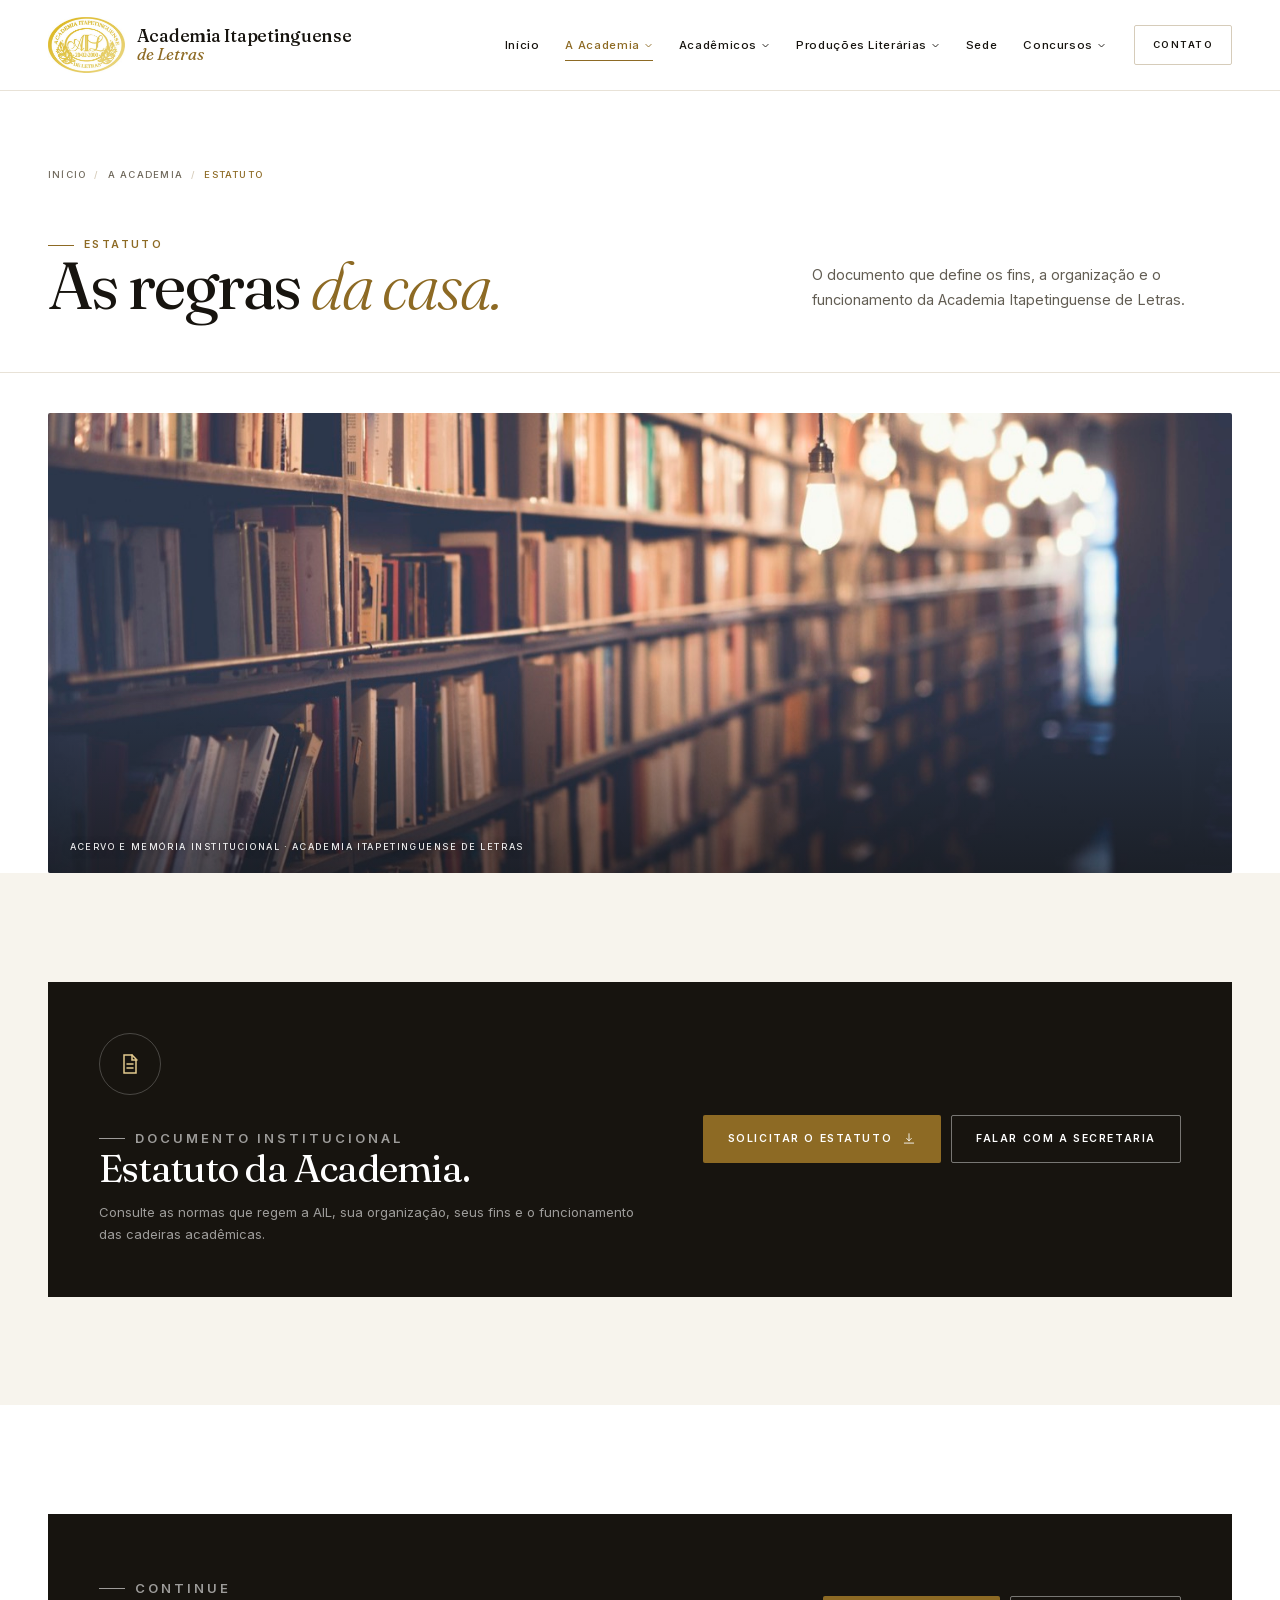
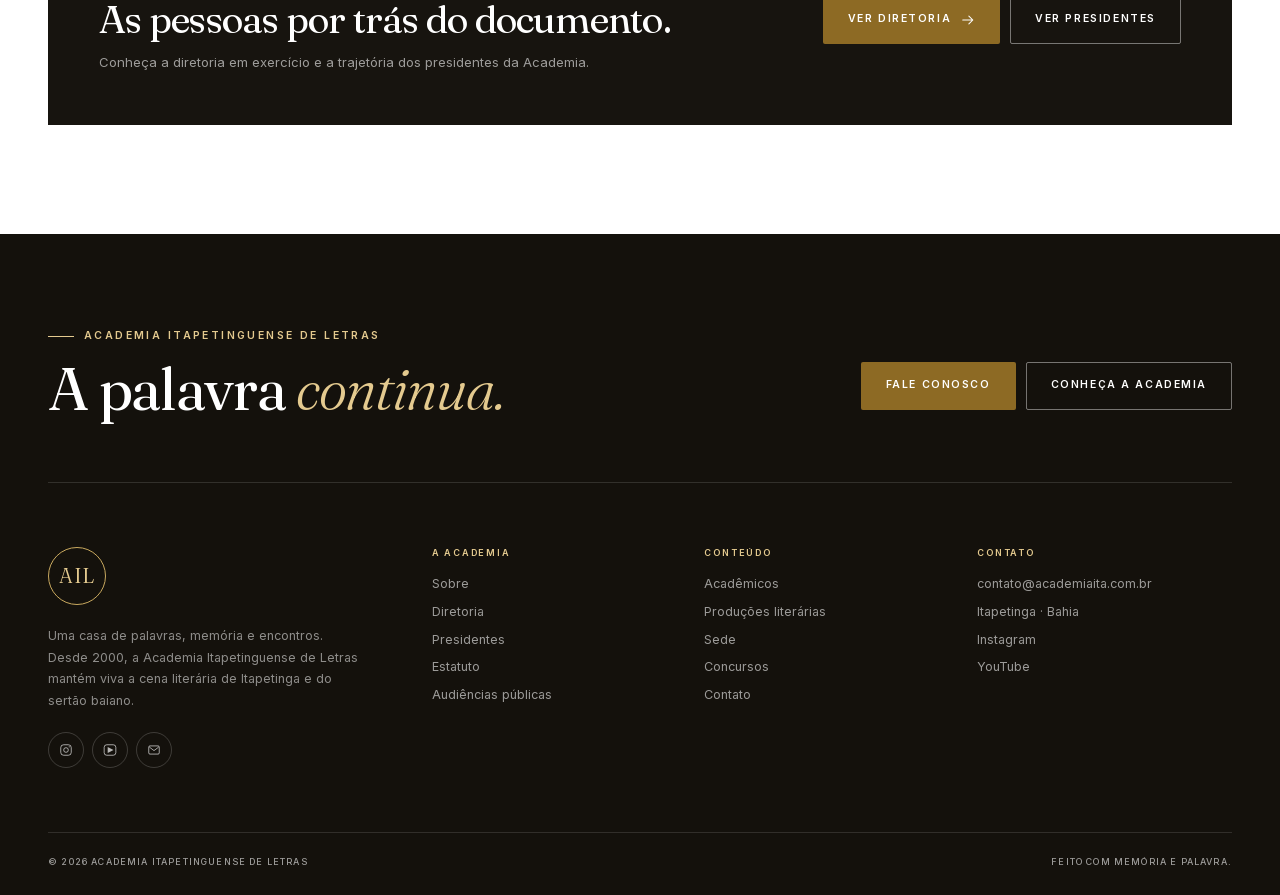
<file: estatuto.html>
<!DOCTYPE html>
<html lang="pt-BR">
<head>
  <meta charset="utf-8">
  <meta name="viewport" content="width=device-width, initial-scale=1">
  <title>Estatuto · Academia Itapetinguense de Letras</title>
  <meta name="description" content="Consulte o estatuto da Academia Itapetinguense de Letras e conheça suas normas de organização.">
  <meta name="theme-color" content="#17140f">
  <link rel="icon" href="assets/img/favicon.svg" type="image/svg+xml">
  <link rel="stylesheet" href="assets/css/style.css?v=6">
  <script>document.documentElement.classList.add("js");</script>
</head>
<body>
<a class="skip-link" href="#main">Ir para o conteúdo</a>
<header class="site-header" id="site-header">
  <div class="container header-inner">
    <a class="brand" href="index.html" aria-label="Academia Itapetinguense de Letras">
      <img class="brand-logo" src="assets/img/logo.jpg" width="300" height="219" alt="Brasão da Academia Itapetinguense de Letras">
      <span class="brand-text"><strong>Academia Itapetinguense</strong> <span>de Letras</span></span>
    </a>
    <nav class="main-nav" id="main-nav" aria-label="Navegação principal">
      <ul class="nav-list">
        <li class="nav-item"><a class="nav-link" href="index.html">Início</a></li>
        <li class="nav-item">
          <a class="nav-link is-active" href="academia.html">A Academia <svg class="chev" viewBox="0 0 12 12" fill="none" aria-hidden="true"><path d="M2.5 4.5 6 8l3.5-3.5" stroke="currentColor" stroke-width="1.2" stroke-linecap="round" stroke-linejoin="round"/></svg></a>
          <div class="dropdown dropdown-wide">
            <div>
              <p class="dropdown-title">Institucional</p>
              <a href="academia.html#sobre">Sobre a Academia</a>
              <a href="diretoria.html">Diretoria</a>
              <a href="presidentes.html">Presidentes</a>
              <a href="estatuto.html" aria-current="page">Estatuto</a>
            </div>
            <div>
              <p class="dropdown-title">Audiências públicas</p>
              <a href="academia.html#castro-alves">Castro Alves</a>
              <a href="academia.html#loja-maconica">Loja Maçônica de Itapetinga</a>
              <a href="academia.html#camilo-jesus-lima">Camilo de Jesus Lima</a>
              <a href="academia.html#juvino-oliveira">Juvino Oliveira</a>
            </div>
          </div>
        </li>
        <li class="nav-item">
          <a class="nav-link" href="academicos.html">Acadêmicos <svg class="chev" viewBox="0 0 12 12" fill="none" aria-hidden="true"><path d="M2.5 4.5 6 8l3.5-3.5" stroke="currentColor" stroke-width="1.2" stroke-linecap="round" stroke-linejoin="round"/></svg></a>
          <div class="dropdown">
            <a href="academicos.html#atuais">Atuais</a>
            <a href="academicos.html#anteriores">Anteriores</a>
            <a href="academicos.html#patronos">Patronos</a>
          </div>
        </li>
        <li class="nav-item">
          <a class="nav-link" href="producoes.html">Produções Literárias <svg class="chev" viewBox="0 0 12 12" fill="none" aria-hidden="true"><path d="M2.5 4.5 6 8l3.5-3.5" stroke="currentColor" stroke-width="1.2" stroke-linecap="round" stroke-linejoin="round"/></svg></a>
          <div class="dropdown">
            <a href="producoes.html#revista">Revista da Academia</a>
            <a href="producoes.html#poesias">Poesias</a>
            <a href="producoes.html#contos">Contos</a>
            <a href="producoes.html#cronicas">Crônicas</a>
          </div>
        </li>
        <li class="nav-item"><a class="nav-link" href="sede.html">Sede</a></li>
        <li class="nav-item">
          <a class="nav-link" href="concursos.html">Concursos <svg class="chev" viewBox="0 0 12 12" fill="none" aria-hidden="true"><path d="M2.5 4.5 6 8l3.5-3.5" stroke="currentColor" stroke-width="1.2" stroke-linecap="round" stroke-linejoin="round"/></svg></a>
          <div class="dropdown">
            <a href="concursos.html#editais">Editais</a>
            <a href="concursos.html#vencedores">Vencedores</a>
          </div>
        </li>
      </ul>
      <div class="mobile-nav-extra">
        <a class="btn btn-gold" href="contato.html">Fale conosco</a>
        <p>Itapetinga · Bahia</p>
      </div>
    </nav>
    <div class="header-actions">
      <a class="btn btn-outline header-contact" href="contato.html">Contato</a>
      <button class="menu-toggle" type="button" aria-label="Abrir menu" aria-expanded="false" aria-controls="main-nav"><span></span><span></span></button>
    </div>
  </div>
</header>
<main id="main">
<section class="page-hero">
  <div class="container">
    <nav class="breadcrumb" aria-label="Você está aqui"><a href="index.html">Início</a><span class="sep">/</span><a href="academia.html">A Academia</a><span class="sep">/</span><span>Estatuto</span></nav>
    <div class="page-hero-grid">
      <div>
        <p class="eyebrow">Estatuto</p>
        <h1>As regras <em>da casa.</em></h1>
      </div>
      <p class="page-lede">O documento que define os fins, a organização e o funcionamento da Academia Itapetinguense de Letras.</p>
    </div>
  </div>
</section>

<div class="page-banner">
  <div class="container">
    <figure class="page-banner-media">
      <img src="assets/img/stock/books-1.jpg" alt="Livros em uma estante" width="1400" height="1294">
      <figcaption class="banner-caption">Acervo e memória institucional · Academia Itapetinguense de Letras</figcaption>
    </figure>
  </div>
</div>
<section class="section section-paper" id="estatuto">
  <div class="container">
    <div class="statute-card reveal">
      <div>
        <div class="statute-icon"><svg viewBox="0 0 24 24" fill="none" aria-hidden="true"><path d="M6 3h8l4 4v14H6V3Z" stroke="currentColor" stroke-width="1.5"/><path d="M14 3v5h5M9 12h6M9 16h6" stroke="currentColor" stroke-width="1.5" stroke-linecap="round"/></svg></div>
        <p class="eyebrow eyebrow-light">Documento institucional</p>
        <h2>Estatuto da Academia.</h2>
        <p>Consulte as normas que regem a AIL, sua organização, seus fins e o funcionamento das cadeiras acadêmicas.</p>
      </div>
      <div class="statute-actions">
        <a class="btn btn-gold" href="contato.html">Solicitar o estatuto <svg viewBox="0 0 24 24" fill="none" aria-hidden="true"><path d="M12 3v12m0 0 4-4m-4 4-4-4M4 19h16" stroke="currentColor" stroke-width="1.5" stroke-linecap="round" stroke-linejoin="round"/></svg></a>
        <a class="btn btn-ghost" href="contato.html">Falar com a secretaria</a>
      </div>
    </div>
  </div>
</section>


<section class="section">
  <div class="container">
    <div class="statute-card reveal">
      <div>
        <p class="eyebrow eyebrow-light">Continue</p>
        <h2>As pessoas por trás do documento.</h2>
        <p>Conheça a diretoria em exercício e a trajetória dos presidentes da Academia.</p>
      </div>
      <div class="statute-actions">
        <a class="btn btn-gold" href="diretoria.html">Ver diretoria <svg viewBox="0 0 16 16" fill="none" aria-hidden="true"><path d="M2 8h11M9 3.5 13.5 8 9 12.5" stroke="currentColor" stroke-width="1.2" stroke-linecap="round" stroke-linejoin="round"/></svg></a>
        <a class="btn btn-ghost" href="presidentes.html">Ver presidentes</a>
      </div>
    </div>
  </div>
</section>
</main>
<footer class="site-footer">
  <div class="container">
    <div class="footer-cta">
      <div>
        <p class="eyebrow eyebrow-light">Academia Itapetinguense de Letras</p>
        <h2>A palavra <em>continua.</em></h2>
      </div>
      <div class="footer-cta-actions">
        <a class="btn btn-gold" href="contato.html">Fale conosco</a>
        <a class="btn btn-ghost" href="academia.html">Conheça a Academia</a>
      </div>
    </div>
    <div class="footer-grid">
      <div class="footer-brand">
        <div class="footer-seal">AIL</div>
        <p>Uma casa de palavras, memória e encontros. Desde 2000, a Academia Itapetinguense de Letras mantém viva a cena literária de Itapetinga e do sertão baiano.</p>
        <div class="socials">
          <a href="https://www.instagram.com/academiadeletras.ita/" target="_blank" rel="noopener" aria-label="Instagram"><svg viewBox="0 0 24 24" fill="none" aria-hidden="true"><rect x="3" y="3" width="18" height="18" rx="5" stroke="currentColor" stroke-width="1.5"/><circle cx="12" cy="12" r="4" stroke="currentColor" stroke-width="1.5"/><circle cx="17.5" cy="6.5" r="1" fill="currentColor"/></svg></a>
          <a href="https://www.youtube.com/@academiadeletras" target="_blank" rel="noopener" aria-label="YouTube"><svg viewBox="0 0 24 24" fill="none" aria-hidden="true"><rect x="2" y="3" width="20" height="18" rx="4.5" stroke="currentColor" stroke-width="1.5"/><path d="M8 17V7l10 5-10 5Z" fill="currentColor"/></svg></a>
          <a href="mailto:contato@academiaita.com.br" aria-label="E-mail"><svg viewBox="0 0 24 24" fill="none" aria-hidden="true"><rect x="3" y="5" width="18" height="14" rx="2" stroke="currentColor" stroke-width="1.5"/><path d="m4 7 8 6 8-6" stroke="currentColor" stroke-width="1.5"/></svg></a>
        </div>
      </div>
      <div class="footer-col">
        <h3>A Academia</h3>
        <ul>
          <li><a href="academia.html#sobre">Sobre</a></li>
          <li><a href="diretoria.html">Diretoria</a></li>
          <li><a href="presidentes.html">Presidentes</a></li>
          <li><a href="estatuto.html">Estatuto</a></li>
          <li><a href="academia.html#audiencias">Audiências públicas</a></li>
        </ul>
      </div>
      <div class="footer-col">
        <h3>Conteúdo</h3>
        <ul>
          <li><a href="academicos.html">Acadêmicos</a></li>
          <li><a href="producoes.html">Produções literárias</a></li>
          <li><a href="sede.html">Sede</a></li>
          <li><a href="concursos.html">Concursos</a></li>
          <li><a href="contato.html">Contato</a></li>
        </ul>
      </div>
      <div class="footer-col">
        <h3>Contato</h3>
        <ul>
          <li><a href="mailto:contato@academiaita.com.br">contato@academiaita.com.br</a></li>
          <li>Itapetinga · Bahia</li>
          <li><a href="https://www.instagram.com/academiadeletras.ita/" target="_blank" rel="noopener">Instagram</a></li>
          <li><a href="https://www.youtube.com/@academiadeletras" target="_blank" rel="noopener">YouTube</a></li>
        </ul>
      </div>
    </div>
    <div class="footer-bottom">
      <p>© <span data-year>2026</span> Academia Itapetinguense de Letras</p>
      <p>Feito com memória e palavra.</p>
    </div>
  </div>
</footer>
<script src="assets/js/main.js?v=3"></script>
</body>
</html>
</file>
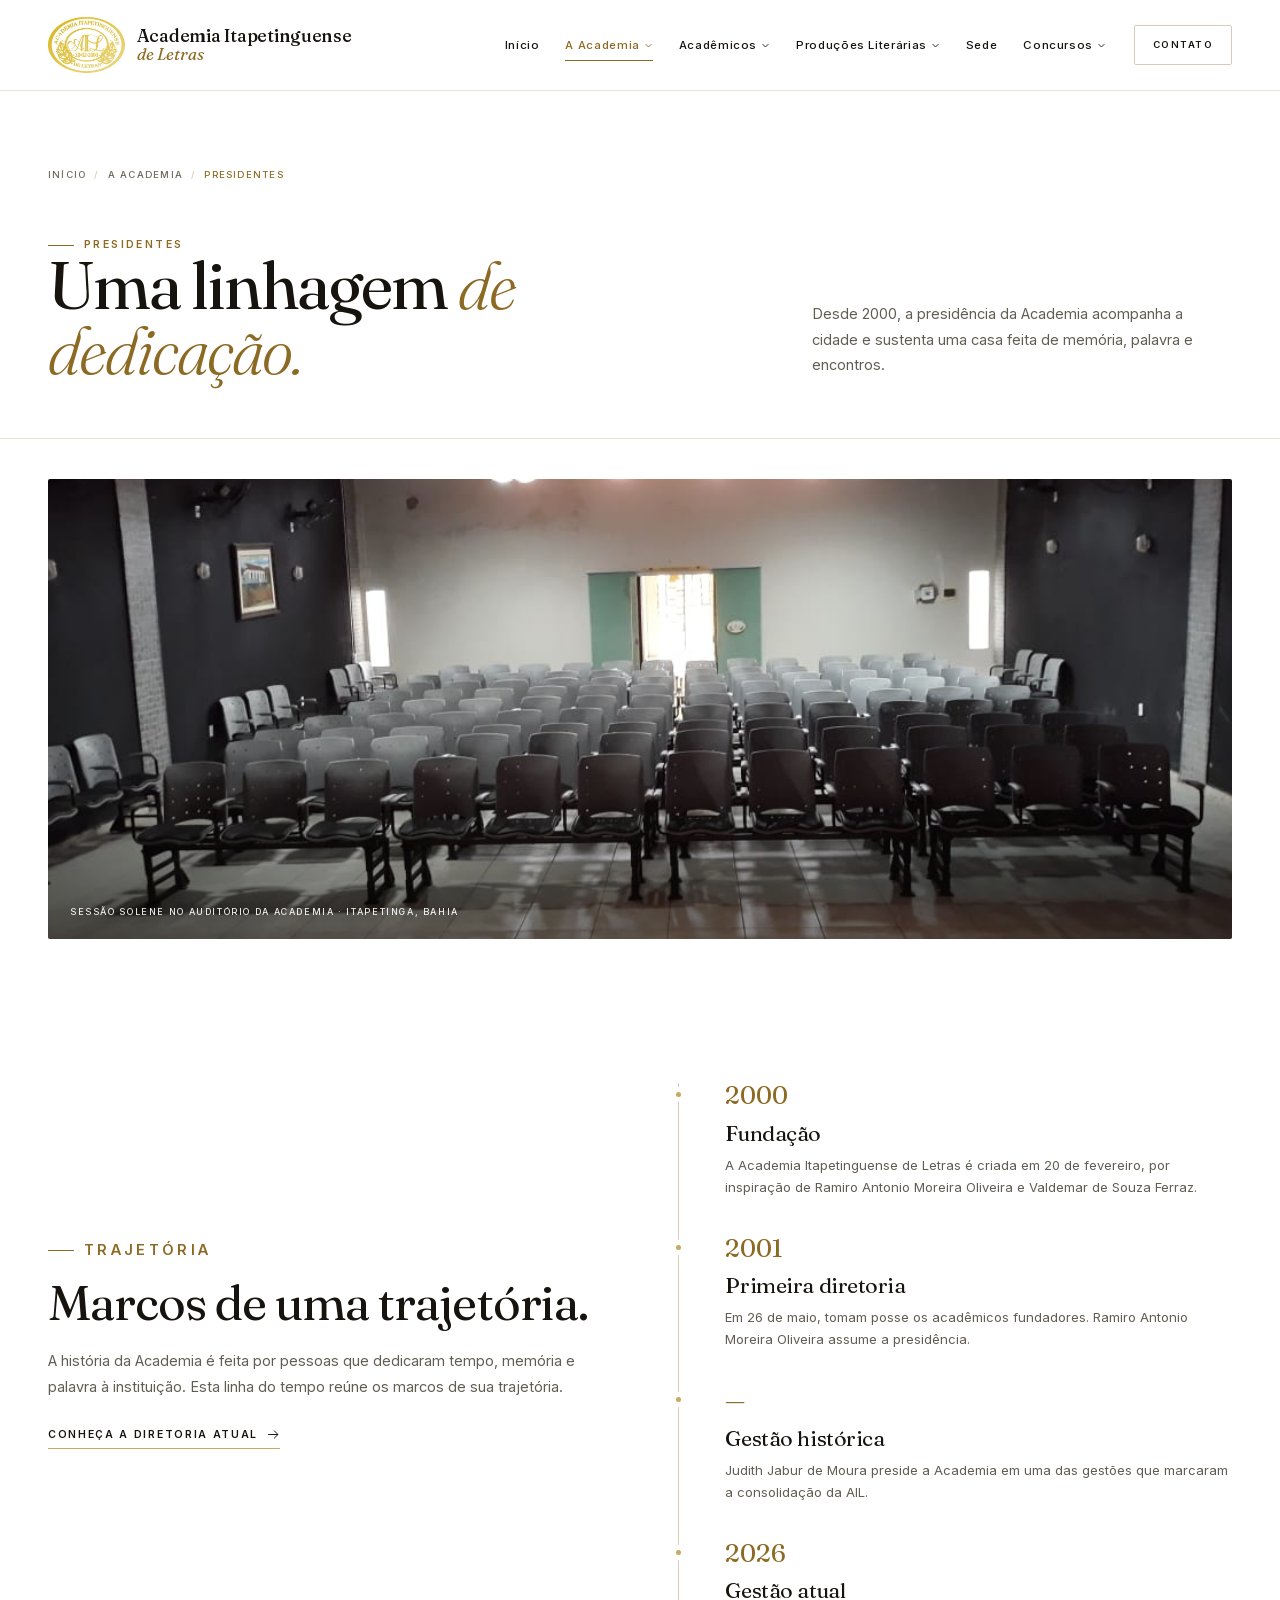
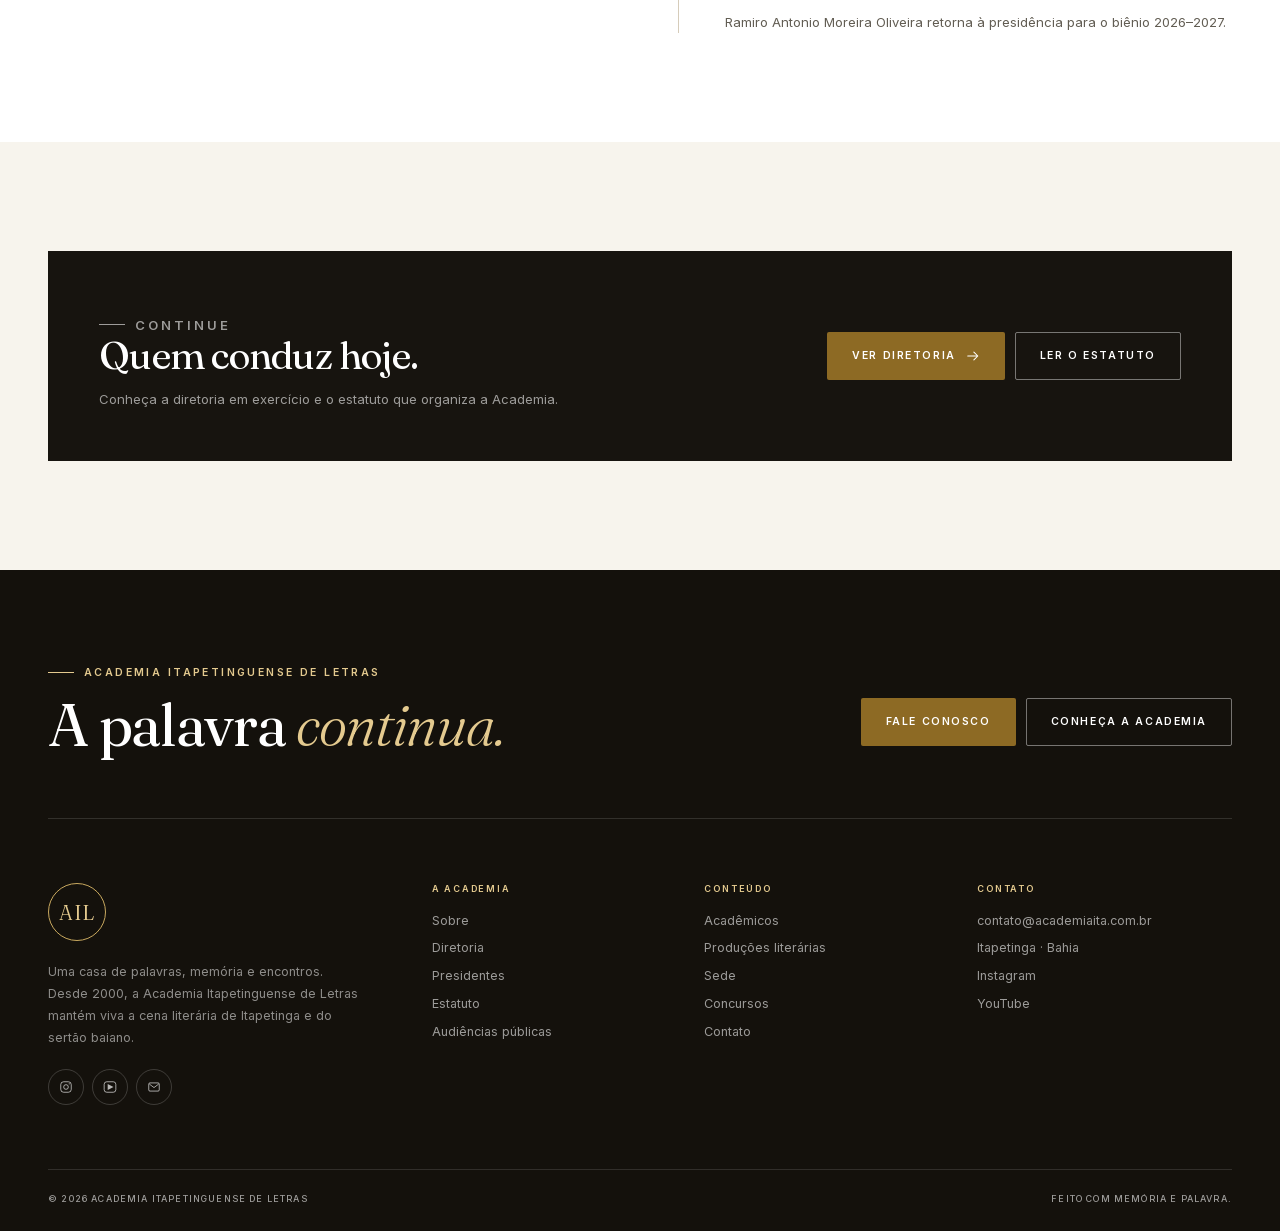
<file: presidentes.html>
<!DOCTYPE html>
<html lang="pt-BR">
<head>
  <meta charset="utf-8">
  <meta name="viewport" content="width=device-width, initial-scale=1">
  <title>Presidentes · Academia Itapetinguense de Letras</title>
  <meta name="description" content="Conheça os presidentes e os marcos da trajetória da Academia Itapetinguense de Letras.">
  <meta name="theme-color" content="#17140f">
  <link rel="icon" href="assets/img/favicon.svg" type="image/svg+xml">
  <link rel="stylesheet" href="assets/css/style.css?v=6">
  <script>document.documentElement.classList.add("js");</script>
</head>
<body>
<a class="skip-link" href="#main">Ir para o conteúdo</a>
<header class="site-header" id="site-header">
  <div class="container header-inner">
    <a class="brand" href="index.html" aria-label="Academia Itapetinguense de Letras">
      <img class="brand-logo" src="assets/img/logo.jpg" width="300" height="219" alt="Brasão da Academia Itapetinguense de Letras">
      <span class="brand-text"><strong>Academia Itapetinguense</strong> <span>de Letras</span></span>
    </a>
    <nav class="main-nav" id="main-nav" aria-label="Navegação principal">
      <ul class="nav-list">
        <li class="nav-item"><a class="nav-link" href="index.html">Início</a></li>
        <li class="nav-item">
          <a class="nav-link is-active" href="academia.html">A Academia <svg class="chev" viewBox="0 0 12 12" fill="none" aria-hidden="true"><path d="M2.5 4.5 6 8l3.5-3.5" stroke="currentColor" stroke-width="1.2" stroke-linecap="round" stroke-linejoin="round"/></svg></a>
          <div class="dropdown dropdown-wide">
            <div>
              <p class="dropdown-title">Institucional</p>
              <a href="academia.html#sobre">Sobre a Academia</a>
              <a href="diretoria.html">Diretoria</a>
              <a href="presidentes.html" aria-current="page">Presidentes</a>
              <a href="estatuto.html">Estatuto</a>
            </div>
            <div>
              <p class="dropdown-title">Audiências públicas</p>
              <a href="academia.html#castro-alves">Castro Alves</a>
              <a href="academia.html#loja-maconica">Loja Maçônica de Itapetinga</a>
              <a href="academia.html#camilo-jesus-lima">Camilo de Jesus Lima</a>
              <a href="academia.html#juvino-oliveira">Juvino Oliveira</a>
            </div>
          </div>
        </li>
        <li class="nav-item">
          <a class="nav-link" href="academicos.html">Acadêmicos <svg class="chev" viewBox="0 0 12 12" fill="none" aria-hidden="true"><path d="M2.5 4.5 6 8l3.5-3.5" stroke="currentColor" stroke-width="1.2" stroke-linecap="round" stroke-linejoin="round"/></svg></a>
          <div class="dropdown">
            <a href="academicos.html#atuais">Atuais</a>
            <a href="academicos.html#anteriores">Anteriores</a>
            <a href="academicos.html#patronos">Patronos</a>
          </div>
        </li>
        <li class="nav-item">
          <a class="nav-link" href="producoes.html">Produções Literárias <svg class="chev" viewBox="0 0 12 12" fill="none" aria-hidden="true"><path d="M2.5 4.5 6 8l3.5-3.5" stroke="currentColor" stroke-width="1.2" stroke-linecap="round" stroke-linejoin="round"/></svg></a>
          <div class="dropdown">
            <a href="producoes.html#revista">Revista da Academia</a>
            <a href="producoes.html#poesias">Poesias</a>
            <a href="producoes.html#contos">Contos</a>
            <a href="producoes.html#cronicas">Crônicas</a>
          </div>
        </li>
        <li class="nav-item"><a class="nav-link" href="sede.html">Sede</a></li>
        <li class="nav-item">
          <a class="nav-link" href="concursos.html">Concursos <svg class="chev" viewBox="0 0 12 12" fill="none" aria-hidden="true"><path d="M2.5 4.5 6 8l3.5-3.5" stroke="currentColor" stroke-width="1.2" stroke-linecap="round" stroke-linejoin="round"/></svg></a>
          <div class="dropdown">
            <a href="concursos.html#editais">Editais</a>
            <a href="concursos.html#vencedores">Vencedores</a>
          </div>
        </li>
      </ul>
      <div class="mobile-nav-extra">
        <a class="btn btn-gold" href="contato.html">Fale conosco</a>
        <p>Itapetinga · Bahia</p>
      </div>
    </nav>
    <div class="header-actions">
      <a class="btn btn-outline header-contact" href="contato.html">Contato</a>
      <button class="menu-toggle" type="button" aria-label="Abrir menu" aria-expanded="false" aria-controls="main-nav"><span></span><span></span></button>
    </div>
  </div>
</header>
<main id="main">
<section class="page-hero">
  <div class="container">
    <nav class="breadcrumb" aria-label="Você está aqui"><a href="index.html">Início</a><span class="sep">/</span><a href="academia.html">A Academia</a><span class="sep">/</span><span>Presidentes</span></nav>
    <div class="page-hero-grid">
      <div>
        <p class="eyebrow">Presidentes</p>
        <h1>Uma linhagem <em>de dedicação.</em></h1>
      </div>
      <p class="page-lede">Desde 2000, a presidência da Academia acompanha a cidade e sustenta uma casa feita de memória, palavra e encontros.</p>
    </div>
  </div>
</section>

<div class="page-banner">
  <div class="container">
    <figure class="page-banner-media">
      <img src="assets/img/auditorio.jpg" alt="Auditório da Academia durante uma sessão" width="1032" height="774">
      <figcaption class="banner-caption">Sessão solene no auditório da Academia · Itapetinga, Bahia</figcaption>
    </figure>
  </div>
</div>
<section class="section" id="presidentes">
  <div class="container">
    <div class="split">
      <div class="split-copy reveal">
        <p class="eyebrow">Trajetória</p>
        <h2>Marcos de uma trajetória.</h2>
        <p>A história da Academia é feita por pessoas que dedicaram tempo, memória e palavra à instituição. Esta linha do tempo reúne os marcos de sua trajetória.</p>
        <a class="link-arrow" href="diretoria.html">Conheça a diretoria atual <svg viewBox="0 0 16 16" fill="none" aria-hidden="true"><path d="M2 8h11M9 3.5 13.5 8 9 12.5" stroke="currentColor" stroke-width="1.2" stroke-linecap="round" stroke-linejoin="round"/></svg></a>
      </div>
      <div class="timeline reveal" data-delay="3">
        <div class="timeline-item">
          <span class="timeline-year">2000</span>
          <h3>Fundação</h3>
          <p>A Academia Itapetinguense de Letras é criada em 20 de fevereiro, por inspiração de Ramiro Antonio Moreira Oliveira e Valdemar de Souza Ferraz.</p>
        </div>
        <div class="timeline-item">
          <span class="timeline-year">2001</span>
          <h3>Primeira diretoria</h3>
          <p>Em 26 de maio, tomam posse os acadêmicos fundadores. Ramiro Antonio Moreira Oliveira assume a presidência.</p>
        </div>
        <div class="timeline-item">
          <span class="timeline-year">—</span>
          <h3>Gestão histórica</h3>
          <p>Judith Jabur de Moura preside a Academia em uma das gestões que marcaram a consolidação da AIL.</p>
        </div>
        <div class="timeline-item">
          <span class="timeline-year">2026</span>
          <h3>Gestão atual</h3>
          <p>Ramiro Antonio Moreira Oliveira retorna à presidência para o biênio 2026–2027.</p>
        </div>
      </div>
    </div>
  </div>
</section>


<section class="section section-paper">
  <div class="container">
    <div class="statute-card reveal">
      <div>
        <p class="eyebrow eyebrow-light">Continue</p>
        <h2>Quem conduz hoje.</h2>
        <p>Conheça a diretoria em exercício e o estatuto que organiza a Academia.</p>
      </div>
      <div class="statute-actions">
        <a class="btn btn-gold" href="diretoria.html">Ver diretoria <svg viewBox="0 0 16 16" fill="none" aria-hidden="true"><path d="M2 8h11M9 3.5 13.5 8 9 12.5" stroke="currentColor" stroke-width="1.2" stroke-linecap="round" stroke-linejoin="round"/></svg></a>
        <a class="btn btn-ghost" href="estatuto.html">Ler o estatuto</a>
      </div>
    </div>
  </div>
</section>
</main>
<footer class="site-footer">
  <div class="container">
    <div class="footer-cta">
      <div>
        <p class="eyebrow eyebrow-light">Academia Itapetinguense de Letras</p>
        <h2>A palavra <em>continua.</em></h2>
      </div>
      <div class="footer-cta-actions">
        <a class="btn btn-gold" href="contato.html">Fale conosco</a>
        <a class="btn btn-ghost" href="academia.html">Conheça a Academia</a>
      </div>
    </div>
    <div class="footer-grid">
      <div class="footer-brand">
        <div class="footer-seal">AIL</div>
        <p>Uma casa de palavras, memória e encontros. Desde 2000, a Academia Itapetinguense de Letras mantém viva a cena literária de Itapetinga e do sertão baiano.</p>
        <div class="socials">
          <a href="https://www.instagram.com/academiadeletras.ita/" target="_blank" rel="noopener" aria-label="Instagram"><svg viewBox="0 0 24 24" fill="none" aria-hidden="true"><rect x="3" y="3" width="18" height="18" rx="5" stroke="currentColor" stroke-width="1.5"/><circle cx="12" cy="12" r="4" stroke="currentColor" stroke-width="1.5"/><circle cx="17.5" cy="6.5" r="1" fill="currentColor"/></svg></a>
          <a href="https://www.youtube.com/@academiadeletras" target="_blank" rel="noopener" aria-label="YouTube"><svg viewBox="0 0 24 24" fill="none" aria-hidden="true"><rect x="2" y="3" width="20" height="18" rx="4.5" stroke="currentColor" stroke-width="1.5"/><path d="M8 17V7l10 5-10 5Z" fill="currentColor"/></svg></a>
          <a href="mailto:contato@academiaita.com.br" aria-label="E-mail"><svg viewBox="0 0 24 24" fill="none" aria-hidden="true"><rect x="3" y="5" width="18" height="14" rx="2" stroke="currentColor" stroke-width="1.5"/><path d="m4 7 8 6 8-6" stroke="currentColor" stroke-width="1.5"/></svg></a>
        </div>
      </div>
      <div class="footer-col">
        <h3>A Academia</h3>
        <ul>
          <li><a href="academia.html#sobre">Sobre</a></li>
          <li><a href="diretoria.html">Diretoria</a></li>
          <li><a href="presidentes.html">Presidentes</a></li>
          <li><a href="estatuto.html">Estatuto</a></li>
          <li><a href="academia.html#audiencias">Audiências públicas</a></li>
        </ul>
      </div>
      <div class="footer-col">
        <h3>Conteúdo</h3>
        <ul>
          <li><a href="academicos.html">Acadêmicos</a></li>
          <li><a href="producoes.html">Produções literárias</a></li>
          <li><a href="sede.html">Sede</a></li>
          <li><a href="concursos.html">Concursos</a></li>
          <li><a href="contato.html">Contato</a></li>
        </ul>
      </div>
      <div class="footer-col">
        <h3>Contato</h3>
        <ul>
          <li><a href="mailto:contato@academiaita.com.br">contato@academiaita.com.br</a></li>
          <li>Itapetinga · Bahia</li>
          <li><a href="https://www.instagram.com/academiadeletras.ita/" target="_blank" rel="noopener">Instagram</a></li>
          <li><a href="https://www.youtube.com/@academiadeletras" target="_blank" rel="noopener">YouTube</a></li>
        </ul>
      </div>
    </div>
    <div class="footer-bottom">
      <p>© <span data-year>2026</span> Academia Itapetinguense de Letras</p>
      <p>Feito com memória e palavra.</p>
    </div>
  </div>
</footer>
<script src="assets/js/main.js?v=3"></script>
</body>
</html>
</file>
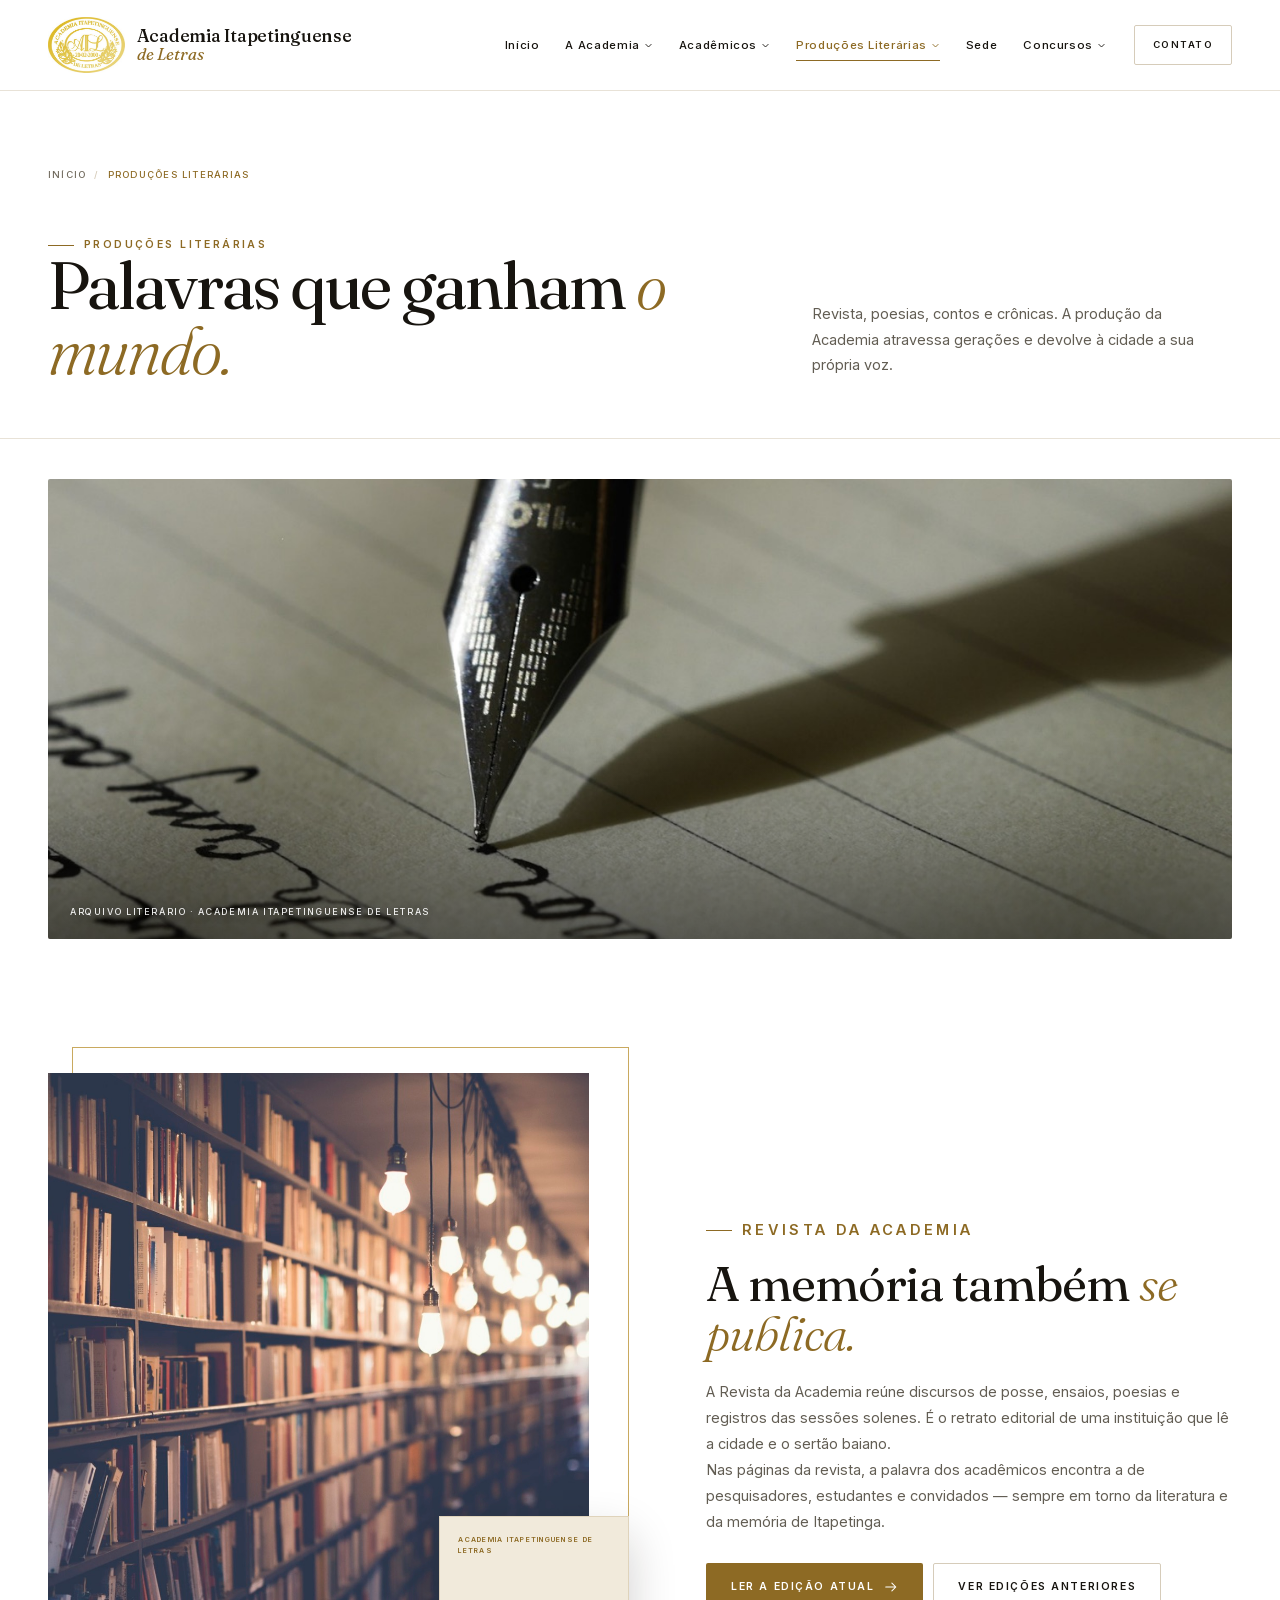
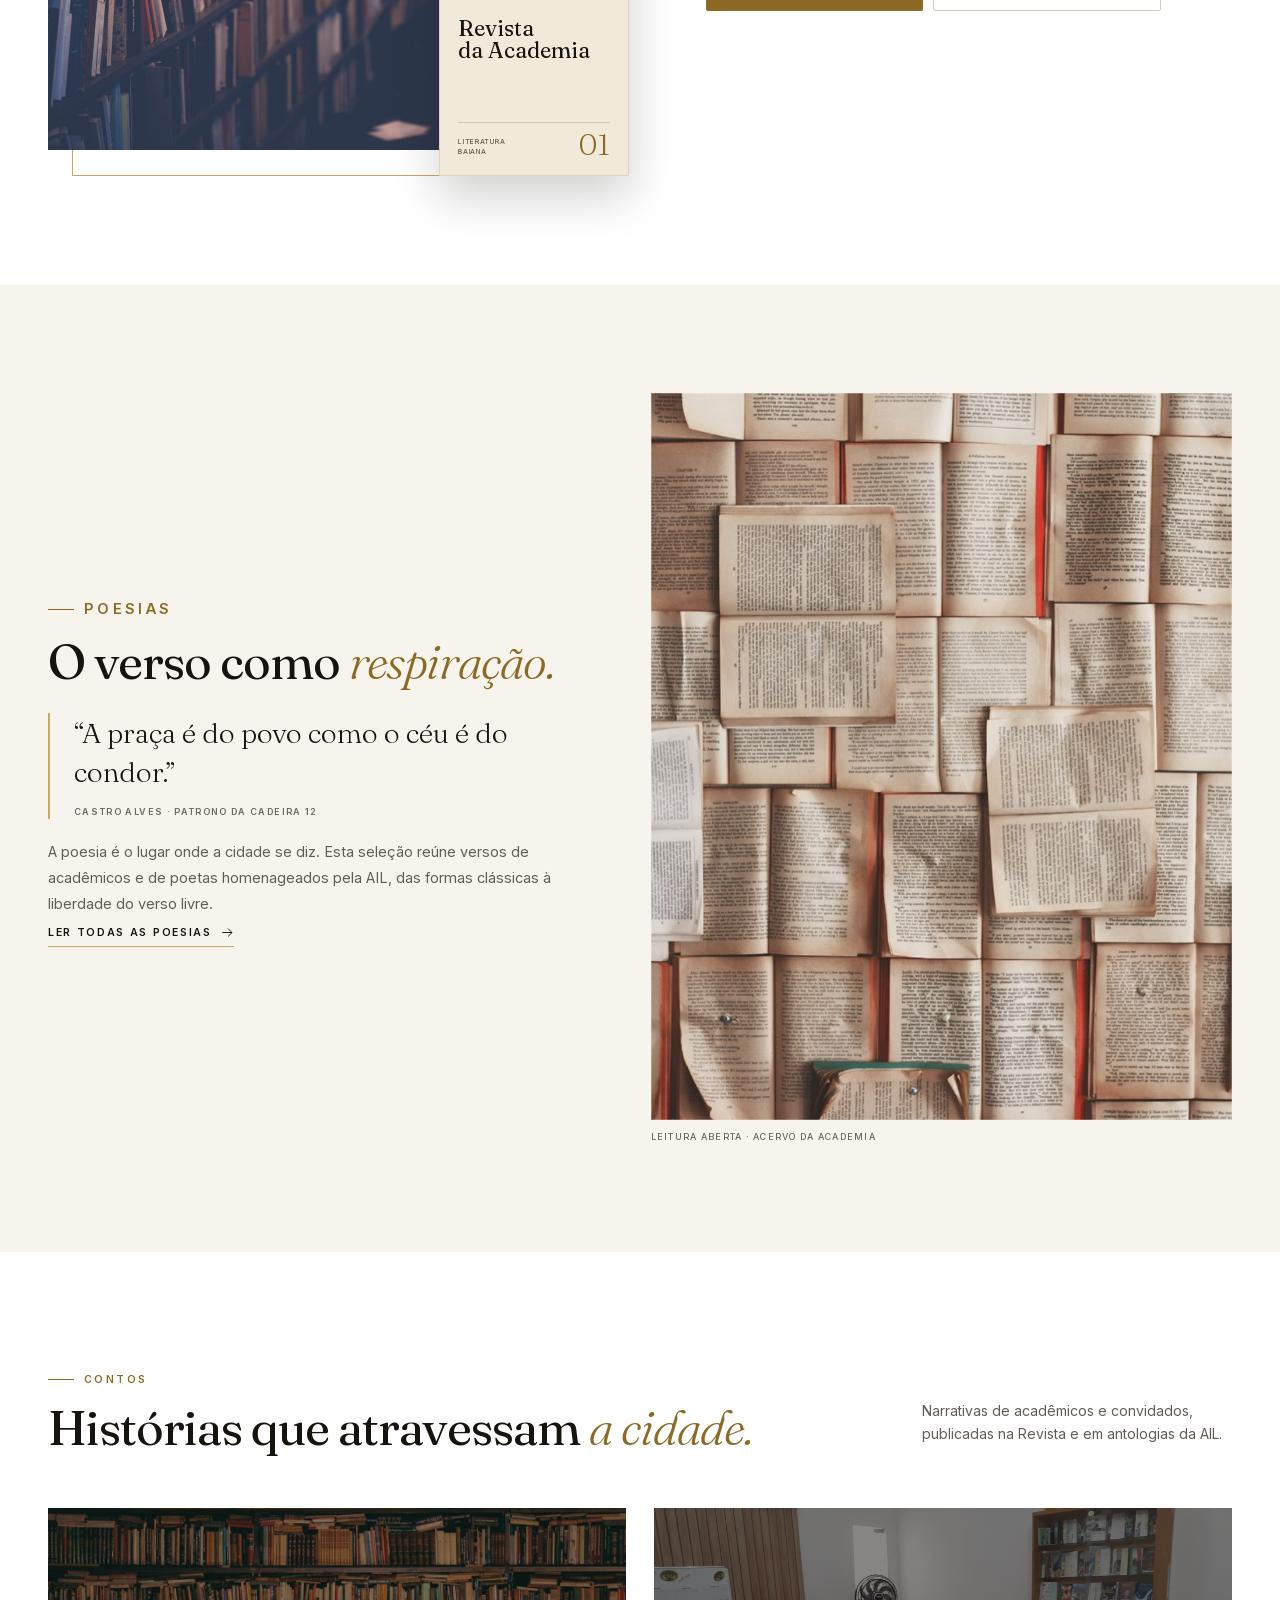
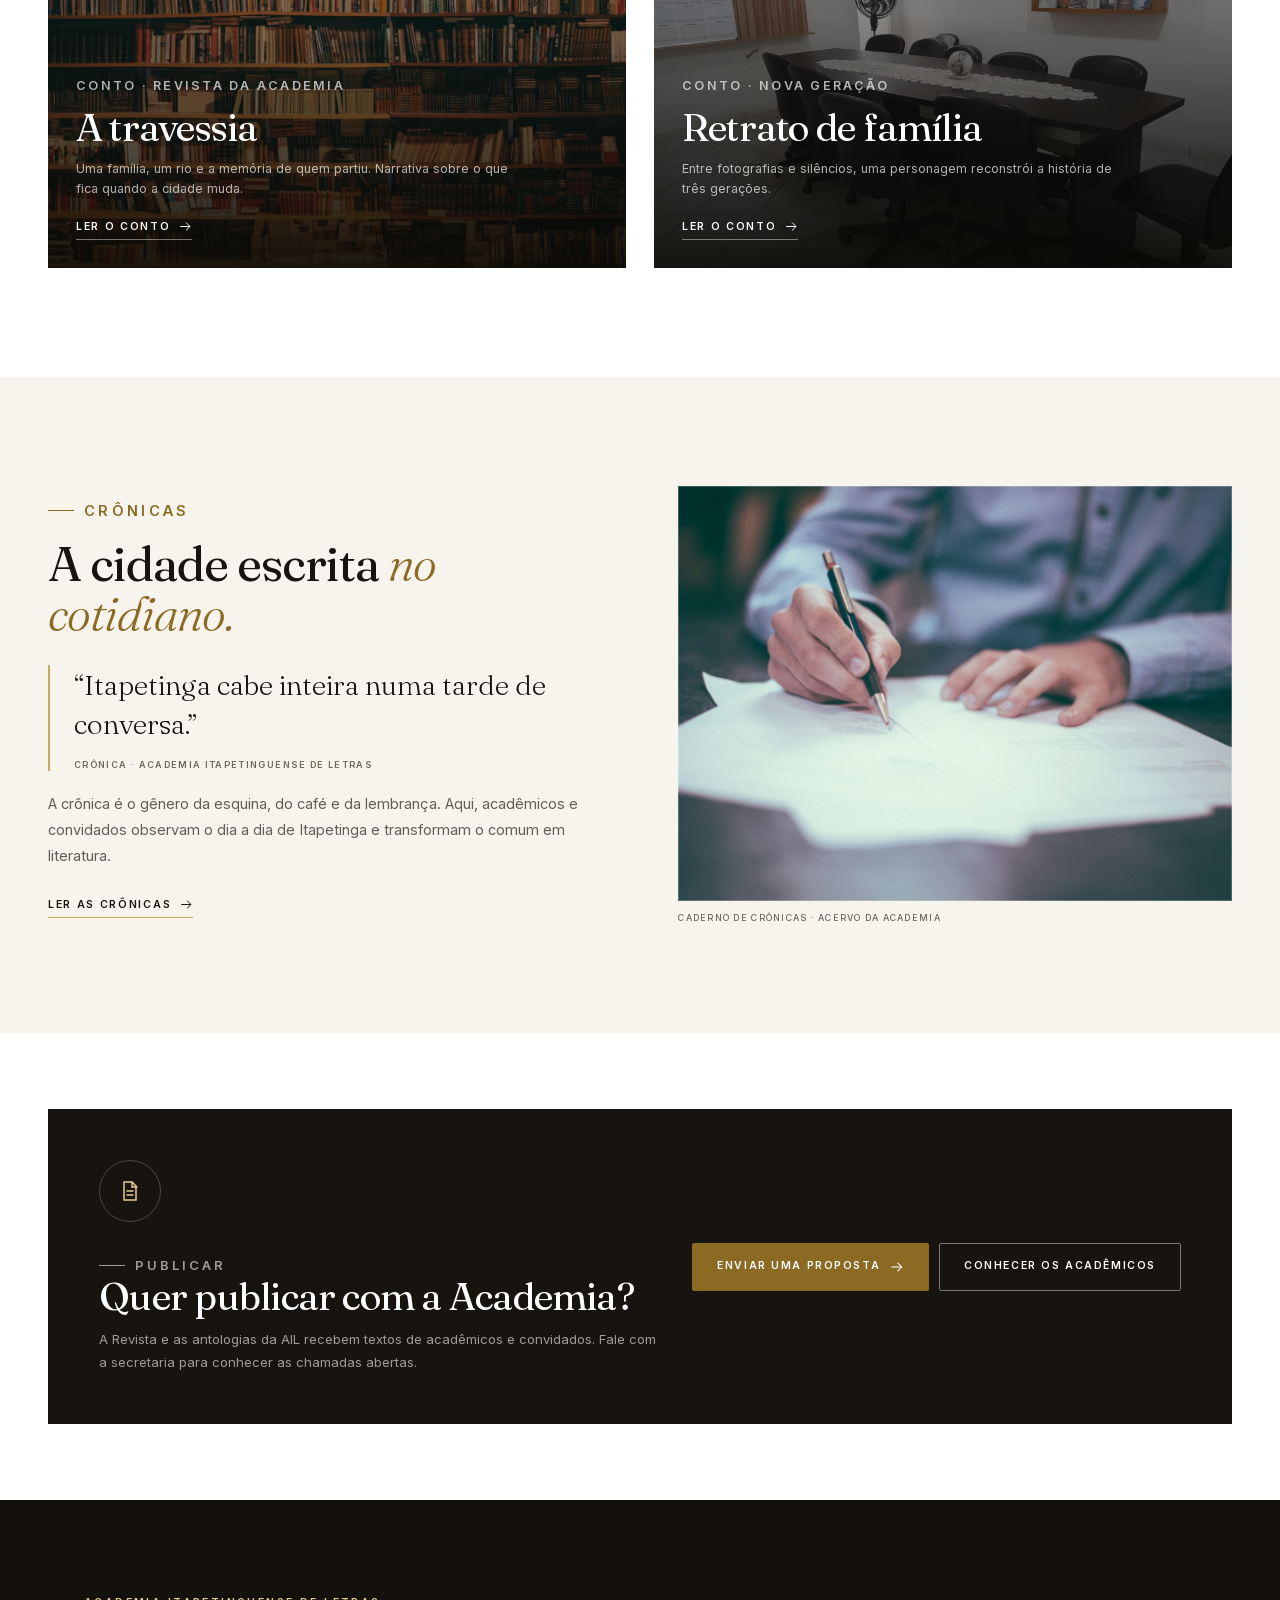
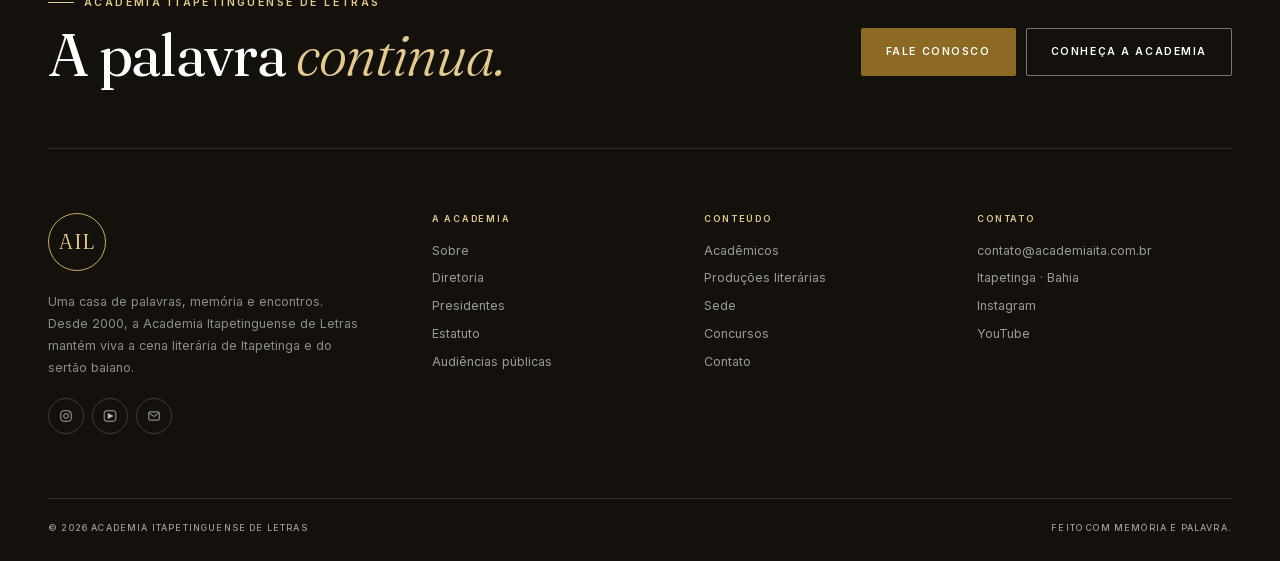
<file: producoes.html>
<!DOCTYPE html>
<html lang="pt-BR">
<head>
  <meta charset="utf-8">
  <meta name="viewport" content="width=device-width, initial-scale=1">
  <title>Produções literárias · Academia Itapetinguense de Letras</title>
  <meta name="description" content="Revista, poesias, contos e crônicas da Academia Itapetinguense de Letras. Conheça a produção literária de Itapetinga e do sertão baiano.">
  <meta name="theme-color" content="#17140f">
  <link rel="icon" href="assets/img/favicon.svg" type="image/svg+xml">
  <link rel="stylesheet" href="assets/css/style.css?v=6">
  <script>document.documentElement.classList.add("js");</script>
</head>
<body>
<a class="skip-link" href="#main">Ir para o conteúdo</a>
<header class="site-header" id="site-header">
  <div class="container header-inner">
    <a class="brand" href="index.html" aria-label="Academia Itapetinguense de Letras">
      <img class="brand-logo" src="assets/img/logo.jpg" width="300" height="219" alt="Brasão da Academia Itapetinguense de Letras">
      <span class="brand-text"><strong>Academia Itapetinguense</strong> <span>de Letras</span></span>
    </a>
    <nav class="main-nav" id="main-nav" aria-label="Navegação principal">
      <ul class="nav-list">
        <li class="nav-item"><a class="nav-link" href="index.html">Início</a></li>
        <li class="nav-item">
          <a class="nav-link" href="academia.html">A Academia <svg class="chev" viewBox="0 0 12 12" fill="none" aria-hidden="true"><path d="M2.5 4.5 6 8l3.5-3.5" stroke="currentColor" stroke-width="1.2" stroke-linecap="round" stroke-linejoin="round"/></svg></a>
          <div class="dropdown dropdown-wide">
            <div>
              <p class="dropdown-title">Institucional</p>
              <a href="academia.html#sobre">Sobre a Academia</a>
              <a href="diretoria.html">Diretoria</a>
              <a href="presidentes.html">Presidentes</a>
              <a href="estatuto.html">Estatuto</a>
            </div>
            <div>
              <p class="dropdown-title">Audiências públicas</p>
              <a href="academia.html#castro-alves">Castro Alves</a>
              <a href="academia.html#loja-maconica">Loja Maçônica de Itapetinga</a>
              <a href="academia.html#camilo-jesus-lima">Camilo de Jesus Lima</a>
              <a href="academia.html#juvino-oliveira">Juvino Oliveira</a>
            </div>
          </div>
        </li>
        <li class="nav-item">
          <a class="nav-link" href="academicos.html">Acadêmicos <svg class="chev" viewBox="0 0 12 12" fill="none" aria-hidden="true"><path d="M2.5 4.5 6 8l3.5-3.5" stroke="currentColor" stroke-width="1.2" stroke-linecap="round" stroke-linejoin="round"/></svg></a>
          <div class="dropdown">
            <a href="academicos.html#atuais">Atuais</a>
            <a href="academicos.html#anteriores">Anteriores</a>
            <a href="academicos.html#patronos">Patronos</a>
          </div>
        </li>
        <li class="nav-item">
          <a class="nav-link is-active" href="producoes.html" aria-current="page">Produções Literárias <svg class="chev" viewBox="0 0 12 12" fill="none" aria-hidden="true"><path d="M2.5 4.5 6 8l3.5-3.5" stroke="currentColor" stroke-width="1.2" stroke-linecap="round" stroke-linejoin="round"/></svg></a>
          <div class="dropdown">
            <a href="producoes.html#revista">Revista da Academia</a>
            <a href="producoes.html#poesias">Poesias</a>
            <a href="producoes.html#contos">Contos</a>
            <a href="producoes.html#cronicas">Crônicas</a>
          </div>
        </li>
        <li class="nav-item"><a class="nav-link" href="sede.html">Sede</a></li>
        <li class="nav-item">
          <a class="nav-link" href="concursos.html">Concursos <svg class="chev" viewBox="0 0 12 12" fill="none" aria-hidden="true"><path d="M2.5 4.5 6 8l3.5-3.5" stroke="currentColor" stroke-width="1.2" stroke-linecap="round" stroke-linejoin="round"/></svg></a>
          <div class="dropdown">
            <a href="concursos.html#editais">Editais</a>
            <a href="concursos.html#vencedores">Vencedores</a>
          </div>
        </li>
      </ul>
      <div class="mobile-nav-extra">
        <a class="btn btn-gold" href="contato.html">Fale conosco</a>
        <p>Itapetinga · Bahia</p>
      </div>
    </nav>
    <div class="header-actions">
      <a class="btn btn-outline header-contact" href="contato.html">Contato</a>
      <button class="menu-toggle" type="button" aria-label="Abrir menu" aria-expanded="false" aria-controls="main-nav"><span></span><span></span></button>
    </div>
  </div>
</header>
<main id="main">
<section class="page-hero">
  <div class="container">
    <nav class="breadcrumb" aria-label="Você está aqui"><a href="index.html">Início</a><span class="sep">/</span><span>Produções literárias</span></nav>
    <div class="page-hero-grid">
      <div>
        <p class="eyebrow">Produções literárias</p>
        <h1>Palavras que ganham <em>o mundo.</em></h1>
      </div>
      <p class="page-lede">Revista, poesias, contos e crônicas. A produção da Academia atravessa gerações e devolve à cidade a sua própria voz.</p>
    </div>
  </div>
</section>

<div class="page-banner">
  <div class="container">
    <figure class="page-banner-media">
      <img src="assets/img/stock/typewriter.jpg" alt="Máquina de escrever antiga sobre uma mesa" width="1400" height="1051">
      <figcaption class="banner-caption">Arquivo literário · Academia Itapetinguense de Letras</figcaption>
    </figure>
  </div>
</div>

<section class="section" id="revista">
  <div class="container">
    <div class="revista-feature">
      <div class="revista-visual reveal">
        <figure class="revista-photo">
          <img src="assets/img/stock/books-1.jpg" alt="Livros e papéis sobre uma mesa de leitura" loading="lazy" width="1400" height="1294">
        </figure>
        <div class="revista-cover" aria-hidden="true">
          <span class="cover-top">Academia Itapetinguense de Letras</span>
          <span class="cover-title">Revista<br>da Academia</span>
          <div class="cover-bottom">
            <span>Literatura<br>baiana</span>
            <b>01</b>
          </div>
        </div>
      </div>
      <div class="revista-copy reveal" data-delay="3">
        <p class="eyebrow">Revista da Academia</p>
        <h2>A memória também <em>se publica.</em></h2>
        <p>A Revista da Academia reúne discursos de posse, ensaios, poesias e registros das sessões solenes. É o retrato editorial de uma instituição que lê a cidade e o sertão baiano.</p>
        <p>Nas páginas da revista, a palavra dos acadêmicos encontra a de pesquisadores, estudantes e convidados — sempre em torno da literatura e da memória de Itapetinga.</p>
        <div class="btn-row">
          <a class="btn btn-gold" href="#revista">Ler a edição atual <svg viewBox="0 0 16 16" fill="none" aria-hidden="true"><path d="M2 8h11M9 3.5 13.5 8 9 12.5" stroke="currentColor" stroke-width="1.2" stroke-linecap="round" stroke-linejoin="round"/></svg></a>
          <a class="btn btn-outline" href="#revista">Ver edições anteriores</a>
        </div>
      </div>
    </div>
  </div>
</section>

<section class="section section-paper" id="poesias">
  <div class="container">
    <div class="poetry-feature">
      <div class="revista-copy reveal">
        <p class="eyebrow">Poesias</p>
        <h2>O verso como <em>respiração.</em></h2>
        <div class="poetry-quote">
          <p>“A praça é do povo como o céu é do condor.”</p>
          <cite>Castro Alves · patrono da cadeira 12</cite>
        </div>
        <p>A poesia é o lugar onde a cidade se diz. Esta seleção reúne versos de acadêmicos e de poetas homenageados pela AIL, das formas clássicas à liberdade do verso livre.</p>
        <a class="link-arrow" href="#poesias">Ler todas as poesias <svg viewBox="0 0 16 16" fill="none" aria-hidden="true"><path d="M2 8h11M9 3.5 13.5 8 9 12.5" stroke="currentColor" stroke-width="1.2" stroke-linecap="round" stroke-linejoin="round"/></svg></a>
      </div>
      <figure class="reveal" data-delay="3">
        <div class="figure-frame figure-frame-tall"><img src="assets/img/stock/open-book.jpg" alt="Livro aberto sobre uma mesa" loading="lazy" width="1400" height="933"></div>
        <figcaption class="figure-caption">Leitura aberta · acervo da Academia</figcaption>
      </figure>
    </div>
  </div>
</section>

<section class="section" id="contos">
  <div class="container">
    <div class="section-head reveal">
      <div>
        <p class="eyebrow">Contos</p>
        <h2>Histórias que atravessam <em>a cidade.</em></h2>
      </div>
      <div class="head-aside">
        <p>Narrativas de acadêmicos e convidados, publicadas na Revista e em antologias da AIL.</p>
      </div>
    </div>
    <div class="prose-grid">
      <a class="prose-card reveal" href="#contos" data-delay="1">
        <img src="assets/img/stock/library-1.jpg" alt="Estantes de uma biblioteca" loading="lazy" width="1400" height="820">
        <div class="prose-body">
          <p class="event-kicker">Conto · Revista da Academia</p>
          <h3>A travessia</h3>
          <p>Uma família, um rio e a memória de quem partiu. Narrativa sobre o que fica quando a cidade muda.</p>
          <span class="link-arrow">Ler o conto <svg viewBox="0 0 16 16" fill="none" aria-hidden="true"><path d="M2 8h11M9 3.5 13.5 8 9 12.5" stroke="currentColor" stroke-width="1.2" stroke-linecap="round" stroke-linejoin="round"/></svg></span>
        </div>
      </a>
      <a class="prose-card reveal" href="#contos" data-delay="4">
        <img src="assets/img/sala-reunioes.jpg" alt="Sala de reuniões da Academia" loading="lazy" width="1032" height="774">
        <div class="prose-body">
          <p class="event-kicker">Conto · Nova geração</p>
          <h3>Retrato de família</h3>
          <p>Entre fotografias e silêncios, uma personagem reconstrói a história de três gerações.</p>
          <span class="link-arrow">Ler o conto <svg viewBox="0 0 16 16" fill="none" aria-hidden="true"><path d="M2 8h11M9 3.5 13.5 8 9 12.5" stroke="currentColor" stroke-width="1.2" stroke-linecap="round" stroke-linejoin="round"/></svg></span>
        </div>
      </a>
    </div>
  </div>
</section>

<section class="section section-paper" id="cronicas">
  <div class="container">
    <div class="split">
      <div class="split-copy reveal">
        <p class="eyebrow">Crônicas</p>
        <h2>A cidade escrita <em>no cotidiano.</em></h2>
        <div class="poetry-quote">
          <p>“Itapetinga cabe inteira numa tarde de conversa.”</p>
          <cite>Crônica · Academia Itapetinguense de Letras</cite>
        </div>
        <p>A crônica é o gênero da esquina, do café e da lembrança. Aqui, acadêmicos e convidados observam o dia a dia de Itapetinga e transformam o comum em literatura.</p>
        <a class="link-arrow" href="#cronicas">Ler as crônicas <svg viewBox="0 0 16 16" fill="none" aria-hidden="true"><path d="M2 8h11M9 3.5 13.5 8 9 12.5" stroke="currentColor" stroke-width="1.2" stroke-linecap="round" stroke-linejoin="round"/></svg></a>
      </div>
      <figure class="reveal" data-delay="3">
        <div class="figure-frame"><img src="assets/img/stock/writing.jpg" alt="Mãos escrevendo em um caderno" loading="lazy" width="1400" height="934"></div>
        <figcaption class="figure-caption">Caderno de crônicas · acervo da Academia</figcaption>
      </figure>
    </div>
  </div>
</section>

<section class="section section-tight">
  <div class="container">
    <div class="statute-card reveal">
      <div>
        <div class="statute-icon"><svg viewBox="0 0 24 24" fill="none" aria-hidden="true"><path d="M6 3h8l4 4v14H6V3Z" stroke="currentColor" stroke-width="1.5"/><path d="M14 3v5h5M9 12h6M9 16h6" stroke="currentColor" stroke-width="1.5" stroke-linecap="round"/></svg></div>
        <p class="eyebrow eyebrow-light">Publicar</p>
        <h2>Quer publicar com a Academia?</h2>
        <p>A Revista e as antologias da AIL recebem textos de acadêmicos e convidados. Fale com a secretaria para conhecer as chamadas abertas.</p>
      </div>
      <div class="statute-actions">
        <a class="btn btn-gold" href="contato.html">Enviar uma proposta <svg viewBox="0 0 16 16" fill="none" aria-hidden="true"><path d="M2 8h11M9 3.5 13.5 8 9 12.5" stroke="currentColor" stroke-width="1.2" stroke-linecap="round" stroke-linejoin="round"/></svg></a>
        <a class="btn btn-ghost" href="academicos.html">Conhecer os acadêmicos</a>
      </div>
    </div>
  </div>
</section>
</main>
<footer class="site-footer">
  <div class="container">
    <div class="footer-cta">
      <div>
        <p class="eyebrow eyebrow-light">Academia Itapetinguense de Letras</p>
        <h2>A palavra <em>continua.</em></h2>
      </div>
      <div class="footer-cta-actions">
        <a class="btn btn-gold" href="contato.html">Fale conosco</a>
        <a class="btn btn-ghost" href="academia.html">Conheça a Academia</a>
      </div>
    </div>
    <div class="footer-grid">
      <div class="footer-brand">
        <div class="footer-seal">AIL</div>
        <p>Uma casa de palavras, memória e encontros. Desde 2000, a Academia Itapetinguense de Letras mantém viva a cena literária de Itapetinga e do sertão baiano.</p>
        <div class="socials">
          <a href="https://www.instagram.com/academiadeletras.ita/" target="_blank" rel="noopener" aria-label="Instagram"><svg viewBox="0 0 24 24" fill="none" aria-hidden="true"><rect x="3" y="3" width="18" height="18" rx="5" stroke="currentColor" stroke-width="1.5"/><circle cx="12" cy="12" r="4" stroke="currentColor" stroke-width="1.5"/><circle cx="17.5" cy="6.5" r="1" fill="currentColor"/></svg></a>
          <a href="https://www.youtube.com/@academiadeletras" target="_blank" rel="noopener" aria-label="YouTube"><svg viewBox="0 0 24 24" fill="none" aria-hidden="true"><rect x="2" y="3" width="20" height="18" rx="4.5" stroke="currentColor" stroke-width="1.5"/><path d="M8 17V7l10 5-10 5Z" fill="currentColor"/></svg></a>
          <a href="mailto:contato@academiaita.com.br" aria-label="E-mail"><svg viewBox="0 0 24 24" fill="none" aria-hidden="true"><rect x="3" y="5" width="18" height="14" rx="2" stroke="currentColor" stroke-width="1.5"/><path d="m4 7 8 6 8-6" stroke="currentColor" stroke-width="1.5"/></svg></a>
        </div>
      </div>
      <div class="footer-col">
        <h3>A Academia</h3>
        <ul>
          <li><a href="academia.html#sobre">Sobre</a></li>
          <li><a href="diretoria.html">Diretoria</a></li>
          <li><a href="presidentes.html">Presidentes</a></li>
          <li><a href="estatuto.html">Estatuto</a></li>
          <li><a href="academia.html#audiencias">Audiências públicas</a></li>
        </ul>
      </div>
      <div class="footer-col">
        <h3>Conteúdo</h3>
        <ul>
          <li><a href="academicos.html">Acadêmicos</a></li>
          <li><a href="producoes.html">Produções literárias</a></li>
          <li><a href="sede.html">Sede</a></li>
          <li><a href="concursos.html">Concursos</a></li>
          <li><a href="contato.html">Contato</a></li>
        </ul>
      </div>
      <div class="footer-col">
        <h3>Contato</h3>
        <ul>
          <li><a href="mailto:contato@academiaita.com.br">contato@academiaita.com.br</a></li>
          <li>Itapetinga · Bahia</li>
          <li><a href="https://www.instagram.com/academiadeletras.ita/" target="_blank" rel="noopener">Instagram</a></li>
          <li><a href="https://www.youtube.com/@academiadeletras" target="_blank" rel="noopener">YouTube</a></li>
        </ul>
      </div>
    </div>
    <div class="footer-bottom">
      <p>© <span data-year>2026</span> Academia Itapetinguense de Letras</p>
      <p>Feito com memória e palavra.</p>
    </div>
  </div>
</footer>
<script src="assets/js/main.js?v=3"></script>
</body>
</html>
</file>
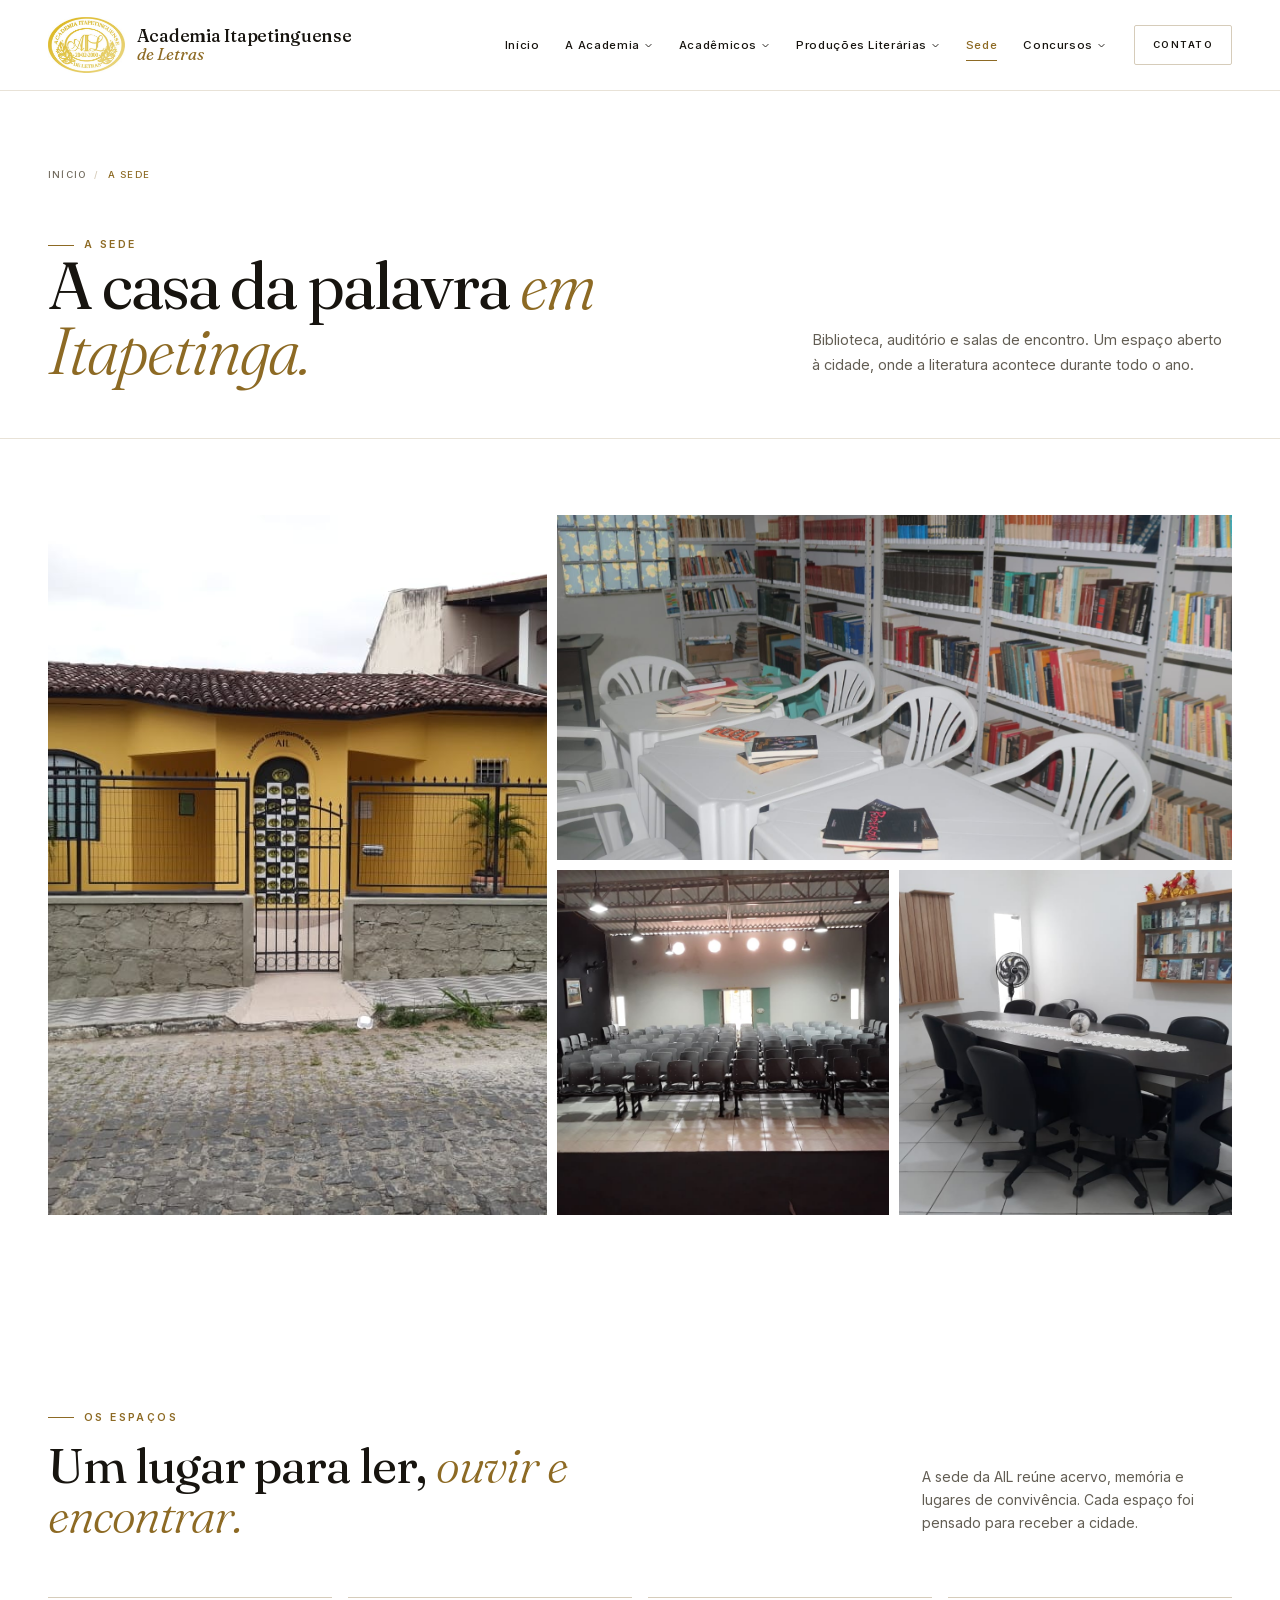
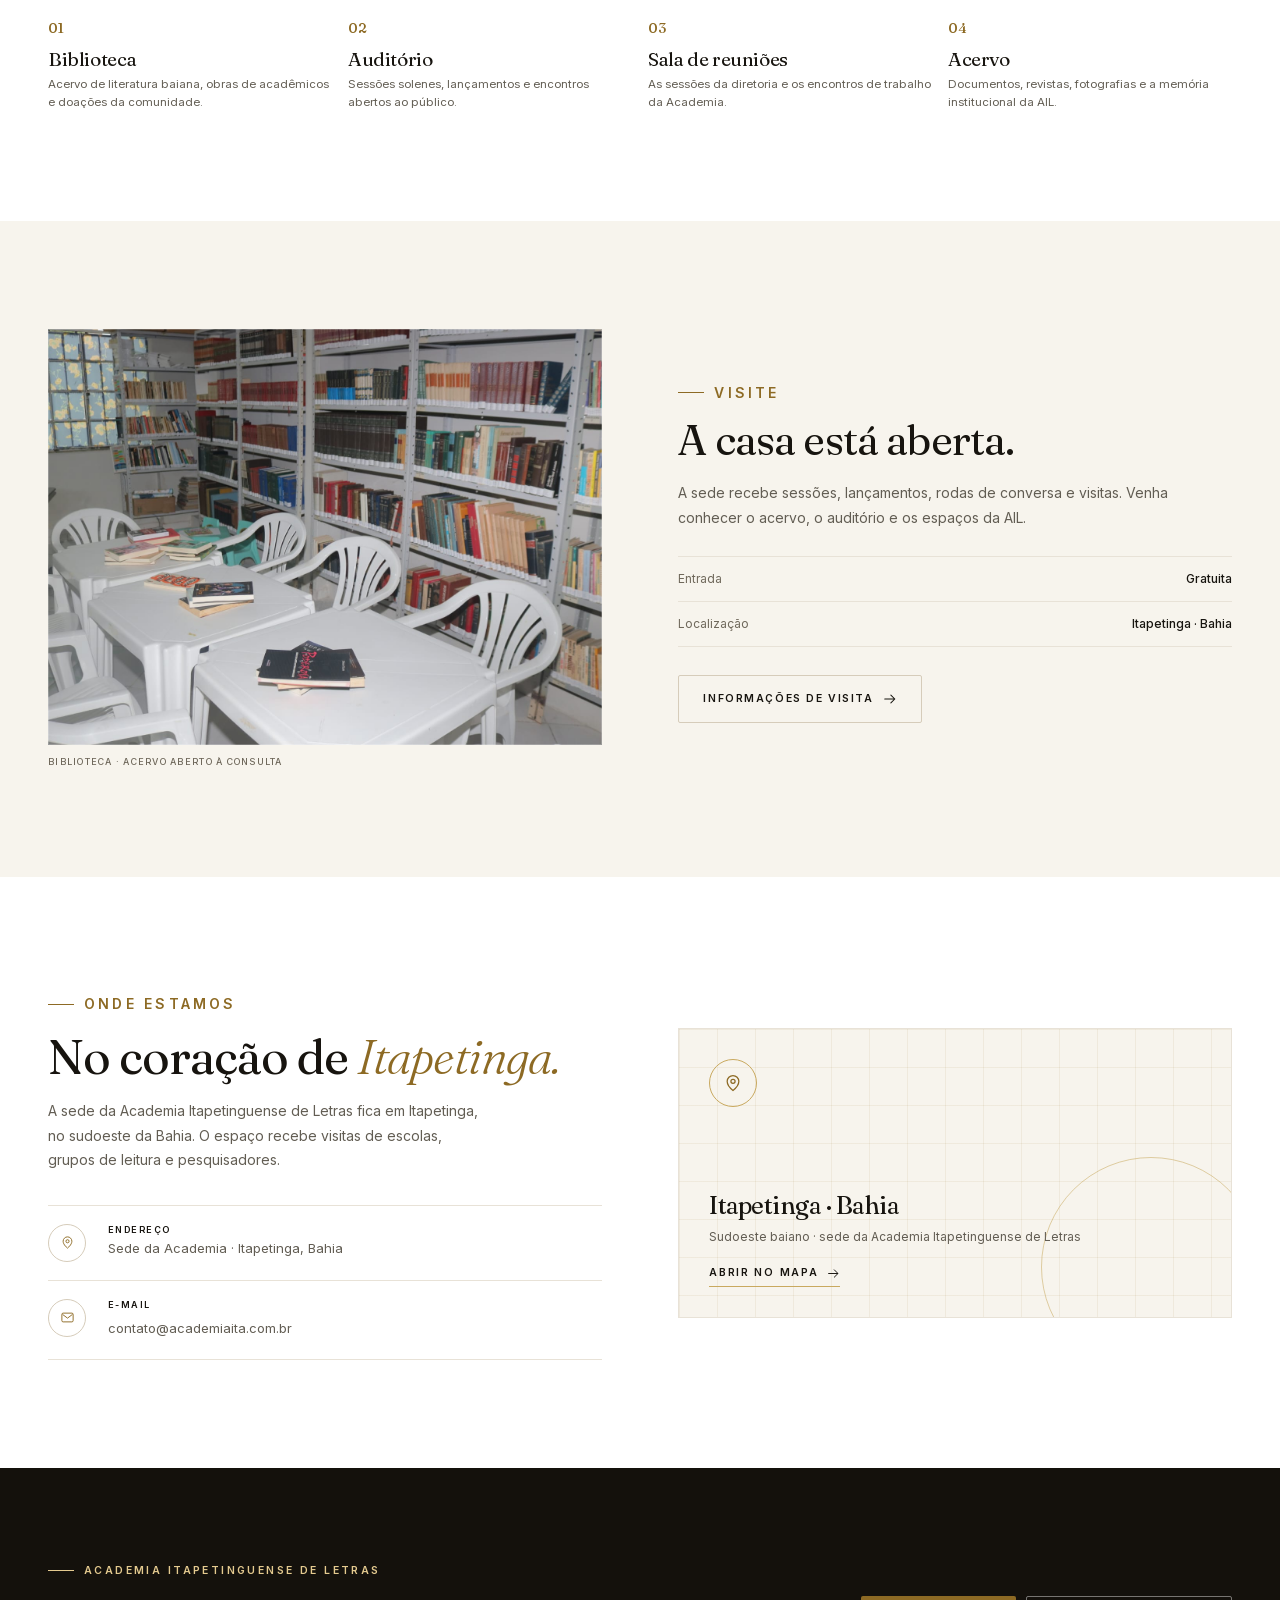
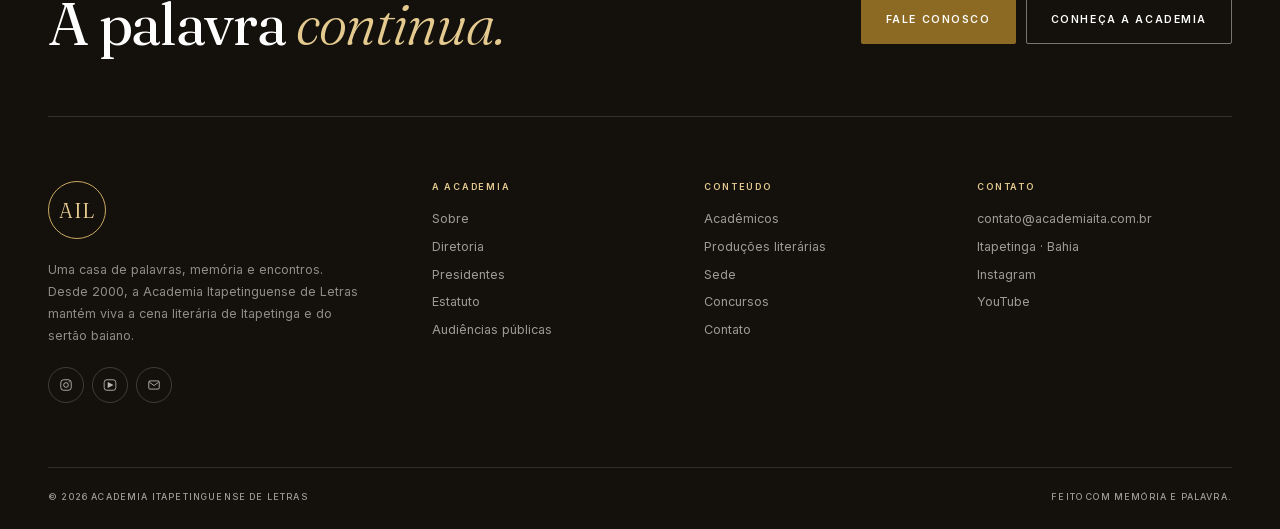
<file: sede.html>
<!DOCTYPE html>
<html lang="pt-BR">
<head>
  <meta charset="utf-8">
  <meta name="viewport" content="width=device-width, initial-scale=1">
  <title>A sede · Academia Itapetinguense de Letras</title>
  <meta name="description" content="Conheça a sede da Academia Itapetinguense de Letras: biblioteca, auditório, sala de reuniões e acervo. Visite Itapetinga, Bahia.">
  <meta name="theme-color" content="#17140f">
  <link rel="icon" href="assets/img/favicon.svg" type="image/svg+xml">
  <link rel="stylesheet" href="assets/css/style.css?v=6">
  <script>document.documentElement.classList.add("js");</script>
</head>
<body>
<a class="skip-link" href="#main">Ir para o conteúdo</a>
<header class="site-header" id="site-header">
  <div class="container header-inner">
    <a class="brand" href="index.html" aria-label="Academia Itapetinguense de Letras">
      <img class="brand-logo" src="assets/img/logo.jpg" width="300" height="219" alt="Brasão da Academia Itapetinguense de Letras">
      <span class="brand-text"><strong>Academia Itapetinguense</strong> <span>de Letras</span></span>
    </a>
    <nav class="main-nav" id="main-nav" aria-label="Navegação principal">
      <ul class="nav-list">
        <li class="nav-item"><a class="nav-link" href="index.html">Início</a></li>
        <li class="nav-item">
          <a class="nav-link" href="academia.html">A Academia <svg class="chev" viewBox="0 0 12 12" fill="none" aria-hidden="true"><path d="M2.5 4.5 6 8l3.5-3.5" stroke="currentColor" stroke-width="1.2" stroke-linecap="round" stroke-linejoin="round"/></svg></a>
          <div class="dropdown dropdown-wide">
            <div>
              <p class="dropdown-title">Institucional</p>
              <a href="academia.html#sobre">Sobre a Academia</a>
              <a href="diretoria.html">Diretoria</a>
              <a href="presidentes.html">Presidentes</a>
              <a href="estatuto.html">Estatuto</a>
            </div>
            <div>
              <p class="dropdown-title">Audiências públicas</p>
              <a href="academia.html#castro-alves">Castro Alves</a>
              <a href="academia.html#loja-maconica">Loja Maçônica de Itapetinga</a>
              <a href="academia.html#camilo-jesus-lima">Camilo de Jesus Lima</a>
              <a href="academia.html#juvino-oliveira">Juvino Oliveira</a>
            </div>
          </div>
        </li>
        <li class="nav-item">
          <a class="nav-link" href="academicos.html">Acadêmicos <svg class="chev" viewBox="0 0 12 12" fill="none" aria-hidden="true"><path d="M2.5 4.5 6 8l3.5-3.5" stroke="currentColor" stroke-width="1.2" stroke-linecap="round" stroke-linejoin="round"/></svg></a>
          <div class="dropdown">
            <a href="academicos.html#atuais">Atuais</a>
            <a href="academicos.html#anteriores">Anteriores</a>
            <a href="academicos.html#patronos">Patronos</a>
          </div>
        </li>
        <li class="nav-item">
          <a class="nav-link" href="producoes.html">Produções Literárias <svg class="chev" viewBox="0 0 12 12" fill="none" aria-hidden="true"><path d="M2.5 4.5 6 8l3.5-3.5" stroke="currentColor" stroke-width="1.2" stroke-linecap="round" stroke-linejoin="round"/></svg></a>
          <div class="dropdown">
            <a href="producoes.html#revista">Revista da Academia</a>
            <a href="producoes.html#poesias">Poesias</a>
            <a href="producoes.html#contos">Contos</a>
            <a href="producoes.html#cronicas">Crônicas</a>
          </div>
        </li>
        <li class="nav-item"><a class="nav-link is-active" href="sede.html" aria-current="page">Sede</a></li>
        <li class="nav-item">
          <a class="nav-link" href="concursos.html">Concursos <svg class="chev" viewBox="0 0 12 12" fill="none" aria-hidden="true"><path d="M2.5 4.5 6 8l3.5-3.5" stroke="currentColor" stroke-width="1.2" stroke-linecap="round" stroke-linejoin="round"/></svg></a>
          <div class="dropdown">
            <a href="concursos.html#editais">Editais</a>
            <a href="concursos.html#vencedores">Vencedores</a>
          </div>
        </li>
      </ul>
      <div class="mobile-nav-extra">
        <a class="btn btn-gold" href="contato.html">Fale conosco</a>
        <p>Itapetinga · Bahia</p>
      </div>
    </nav>
    <div class="header-actions">
      <a class="btn btn-outline header-contact" href="contato.html">Contato</a>
      <button class="menu-toggle" type="button" aria-label="Abrir menu" aria-expanded="false" aria-controls="main-nav"><span></span><span></span></button>
    </div>
  </div>
</header>
<main id="main">
<section class="page-hero">
  <div class="container">
    <nav class="breadcrumb" aria-label="Você está aqui"><a href="index.html">Início</a><span class="sep">/</span><span>A sede</span></nav>
    <div class="page-hero-grid">
      <div>
        <p class="eyebrow">A sede</p>
        <h1>A casa da palavra <em>em Itapetinga.</em></h1>
      </div>
      <p class="page-lede">Biblioteca, auditório e salas de encontro. Um espaço aberto à cidade, onde a literatura acontece durante todo o ano.</p>
    </div>
  </div>
</section>

<section class="section-tight">
  <div class="container">
    <div class="sede-page-gallery reveal">
      <div class="gallery-item"><img src="assets/img/sede.jpg" alt="Fachada e salão da sede da Academia" width="1032" height="774"><span class="gallery-caption">A sede</span></div>
      <div class="gallery-item"><img src="assets/img/biblioteca.jpg" alt="Biblioteca da Academia" loading="lazy" width="1599" height="1066"><span class="gallery-caption">Biblioteca</span></div>
      <div class="gallery-item"><img src="assets/img/auditorio.jpg" alt="Auditório da Academia" loading="lazy" width="1032" height="774"><span class="gallery-caption">Auditório</span></div>
      <div class="gallery-item"><img src="assets/img/sala-reunioes.jpg" alt="Sala de reuniões da Academia" loading="lazy" width="1032" height="774"><span class="gallery-caption">Sala de reuniões</span></div>
    </div>
  </div>
</section>

<section class="section">
  <div class="container">
    <div class="section-head reveal">
      <div>
        <p class="eyebrow">Os espaços</p>
        <h2>Um lugar para ler, <em>ouvir e encontrar.</em></h2>
      </div>
      <div class="head-aside">
        <p>A sede da AIL reúne acervo, memória e lugares de convivência. Cada espaço foi pensado para receber a cidade.</p>
      </div>
    </div>
    <div class="space-list reveal">
      <div class="space-item">
        <span class="space-num">01</span>
        <h3>Biblioteca</h3>
        <p>Acervo de literatura baiana, obras de acadêmicos e doações da comunidade.</p>
      </div>
      <div class="space-item">
        <span class="space-num">02</span>
        <h3>Auditório</h3>
        <p>Sessões solenes, lançamentos e encontros abertos ao público.</p>
      </div>
      <div class="space-item">
        <span class="space-num">03</span>
        <h3>Sala de reuniões</h3>
        <p>As sessões da diretoria e os encontros de trabalho da Academia.</p>
      </div>
      <div class="space-item">
        <span class="space-num">04</span>
        <h3>Acervo</h3>
        <p>Documentos, revistas, fotografias e a memória institucional da AIL.</p>
      </div>
    </div>
  </div>
</section>

<section class="section section-paper">
  <div class="container">
    <div class="split">
      <figure class="reveal">
        <div class="figure-frame"><img src="assets/img/biblioteca.jpg" alt="Estantes da biblioteca da Academia" loading="lazy" width="1599" height="1066"></div>
        <figcaption class="figure-caption">Biblioteca · acervo aberto à consulta</figcaption>
      </figure>
      <div class="sede-info reveal" data-delay="3">
        <p class="eyebrow">Visite</p>
        <h2>A casa está aberta.</h2>
        <p>A sede recebe sessões, lançamentos, rodas de conversa e visitas. Venha conhecer o acervo, o auditório e os espaços da AIL.</p>
        <div class="info-list">
          <div class="info-row"><span>Entrada</span><strong>Gratuita</strong></div>
          <div class="info-row"><span>Localização</span><strong>Itapetinga · Bahia</strong></div>
        </div>
        <a class="btn btn-outline" href="contato.html">Informações de visita <svg viewBox="0 0 16 16" fill="none" aria-hidden="true"><path d="M2 8h11M9 3.5 13.5 8 9 12.5" stroke="currentColor" stroke-width="1.2" stroke-linecap="round" stroke-linejoin="round"/></svg></a>
      </div>
    </div>
  </div>
</section>

<section class="section">
  <div class="container">
    <div class="split">
      <div class="contact-copy reveal">
        <p class="eyebrow">Onde estamos</p>
        <h2>No coração de <em>Itapetinga.</em></h2>
        <p>A sede da Academia Itapetinguense de Letras fica em Itapetinga, no sudoeste da Bahia. O espaço recebe visitas de escolas, grupos de leitura e pesquisadores.</p>
        <div class="contact-rows">
          <div class="contact-row">
            <span class="contact-icon"><svg viewBox="0 0 24 24" fill="none" aria-hidden="true"><path d="M12 21s7-5.4 7-11a7 7 0 1 0-14 0c0 5.6 7 11 7 11Z" stroke="currentColor" stroke-width="1.5"/><circle cx="12" cy="10" r="2.5" stroke="currentColor" stroke-width="1.5"/></svg></span>
            <div><h3>Endereço</h3><p>Sede da Academia · Itapetinga, Bahia</p></div>
          </div>
          <div class="contact-row">
            <span class="contact-icon"><svg viewBox="0 0 24 24" fill="none" aria-hidden="true"><rect x="3" y="5" width="18" height="14" rx="2" stroke="currentColor" stroke-width="1.5"/><path d="m4 7 8 6 8-6" stroke="currentColor" stroke-width="1.5"/></svg></span>
            <div><h3>E-mail</h3><a href="mailto:contato@academiaita.com.br">contato@academiaita.com.br</a></div>
          </div>
        </div>
      </div>
      <a class="map-card reveal" data-delay="3" href="https://www.google.com/maps/search/Itapetinga+Bahia" target="_blank" rel="noopener">
        <div class="map-pin"><svg viewBox="0 0 24 24" fill="none" aria-hidden="true"><path d="M12 21s7-5.4 7-11a7 7 0 1 0-14 0c0 5.6 7 11 7 11Z" stroke="currentColor" stroke-width="1.5"/><circle cx="12" cy="10" r="2.5" stroke="currentColor" stroke-width="1.5"/></svg></div>
        <div>
          <h3>Itapetinga · Bahia</h3>
          <p>Sudoeste baiano · sede da Academia Itapetinguense de Letras</p>
          <span class="link-arrow">Abrir no mapa <svg viewBox="0 0 16 16" fill="none" aria-hidden="true"><path d="M2 8h11M9 3.5 13.5 8 9 12.5" stroke="currentColor" stroke-width="1.2" stroke-linecap="round" stroke-linejoin="round"/></svg></span>
        </div>
      </a>
    </div>
  </div>
</section>
</main>
<footer class="site-footer">
  <div class="container">
    <div class="footer-cta">
      <div>
        <p class="eyebrow eyebrow-light">Academia Itapetinguense de Letras</p>
        <h2>A palavra <em>continua.</em></h2>
      </div>
      <div class="footer-cta-actions">
        <a class="btn btn-gold" href="contato.html">Fale conosco</a>
        <a class="btn btn-ghost" href="academia.html">Conheça a Academia</a>
      </div>
    </div>
    <div class="footer-grid">
      <div class="footer-brand">
        <div class="footer-seal">AIL</div>
        <p>Uma casa de palavras, memória e encontros. Desde 2000, a Academia Itapetinguense de Letras mantém viva a cena literária de Itapetinga e do sertão baiano.</p>
        <div class="socials">
          <a href="https://www.instagram.com/academiadeletras.ita/" target="_blank" rel="noopener" aria-label="Instagram"><svg viewBox="0 0 24 24" fill="none" aria-hidden="true"><rect x="3" y="3" width="18" height="18" rx="5" stroke="currentColor" stroke-width="1.5"/><circle cx="12" cy="12" r="4" stroke="currentColor" stroke-width="1.5"/><circle cx="17.5" cy="6.5" r="1" fill="currentColor"/></svg></a>
          <a href="https://www.youtube.com/@academiadeletras" target="_blank" rel="noopener" aria-label="YouTube"><svg viewBox="0 0 24 24" fill="none" aria-hidden="true"><rect x="2" y="3" width="20" height="18" rx="4.5" stroke="currentColor" stroke-width="1.5"/><path d="M8 17V7l10 5-10 5Z" fill="currentColor"/></svg></a>
          <a href="mailto:contato@academiaita.com.br" aria-label="E-mail"><svg viewBox="0 0 24 24" fill="none" aria-hidden="true"><rect x="3" y="5" width="18" height="14" rx="2" stroke="currentColor" stroke-width="1.5"/><path d="m4 7 8 6 8-6" stroke="currentColor" stroke-width="1.5"/></svg></a>
        </div>
      </div>
      <div class="footer-col">
        <h3>A Academia</h3>
        <ul>
          <li><a href="academia.html#sobre">Sobre</a></li>
          <li><a href="diretoria.html">Diretoria</a></li>
          <li><a href="presidentes.html">Presidentes</a></li>
          <li><a href="estatuto.html">Estatuto</a></li>
          <li><a href="academia.html#audiencias">Audiências públicas</a></li>
        </ul>
      </div>
      <div class="footer-col">
        <h3>Conteúdo</h3>
        <ul>
          <li><a href="academicos.html">Acadêmicos</a></li>
          <li><a href="producoes.html">Produções literárias</a></li>
          <li><a href="sede.html">Sede</a></li>
          <li><a href="concursos.html">Concursos</a></li>
          <li><a href="contato.html">Contato</a></li>
        </ul>
      </div>
      <div class="footer-col">
        <h3>Contato</h3>
        <ul>
          <li><a href="mailto:contato@academiaita.com.br">contato@academiaita.com.br</a></li>
          <li>Itapetinga · Bahia</li>
          <li><a href="https://www.instagram.com/academiadeletras.ita/" target="_blank" rel="noopener">Instagram</a></li>
          <li><a href="https://www.youtube.com/@academiadeletras" target="_blank" rel="noopener">YouTube</a></li>
        </ul>
      </div>
    </div>
    <div class="footer-bottom">
      <p>© <span data-year>2026</span> Academia Itapetinguense de Letras</p>
      <p>Feito com memória e palavra.</p>
    </div>
  </div>
</footer>
<script src="assets/js/main.js?v=3"></script>
</body>
</html>
</file>
<file: assets/css/style.css>
/* =========================================================
   Academia Itapetinguense de Letras
   Folha de estilo principal
   ========================================================= */

/* ---------- Fontes ---------- */
@font-face {
  font-family: "Fraunces";
  src: url("../fonts/fraunces-latin.woff2") format("woff2");
  font-weight: 300 600;
  font-style: normal;
  font-display: swap;
}
@font-face {
  font-family: "Fraunces";
  src: url("../fonts/fraunces-italic-latin.woff2") format("woff2");
  font-weight: 300 600;
  font-style: italic;
  font-display: swap;
}
@font-face {
  font-family: "Inter";
  src: url("../fonts/inter-latin.woff2") format("woff2");
  font-weight: 300 600;
  font-style: normal;
  font-display: swap;
}

/* ---------- Tokens ---------- */
:root {
  --ink: #17140f;
  --ink-soft: #2a251c;
  --muted: #625d53;
  --muted-2: #6f685b;
  --line: #e8e2d7;
  --line-strong: #d6ccba;
  --paper: #f7f4ed;
  --paper-2: #efe9dd;
  --white: #ffffff;
  --gold: #8d6a24;
  --gold-deep: #6d5118;
  --gold-soft: #c9a95f;
  --gold-pale: #efe2c4;
  --gold-bright: #e4ca8f;
  --serif: "Fraunces", "Iowan Old Style", "Palatino Linotype", Georgia, serif;
  --sans: "Inter", -apple-system, BlinkMacSystemFont, "Segoe UI", Helvetica, Arial, sans-serif;
  --container: 1240px;
  --gutter: clamp(20px, 4vw, 48px);
  --radius: 4px;
  --ease: cubic-bezier(0.22, 0.61, 0.36, 1);
  --shadow: 0 26px 70px rgba(23, 20, 15, 0.13);
}

/* ---------- Base ---------- */
*,
*::before,
*::after { box-sizing: border-box; }
* { margin: 0; padding: 0; }
html {
  scroll-behavior: smooth;
  -webkit-text-size-adjust: 100%;
}
body {
  min-height: 100vh;
  background: var(--white);
  color: var(--ink);
  font-family: var(--sans);
  font-size: 16px;
  line-height: 1.65;
  font-weight: 400;
  -webkit-font-smoothing: antialiased;
  -moz-osx-font-smoothing: grayscale;
  overflow-x: hidden;
}
body.menu-open { overflow: hidden; }
section[id],
article[id] { scroll-margin-top: 96px; }
img,
svg { display: block; max-width: 100%; }
img { height: auto; }
a { color: inherit; text-decoration: none; }
button {
  font: inherit;
  color: inherit;
  background: none;
  border: 0;
  cursor: pointer;
}
ul,
ol { list-style: none; }
::selection { background: var(--gold); color: var(--white); }
:focus-visible {
  outline: 2px solid var(--gold);
  outline-offset: 4px;
}

h1, h2, h3, h4 {
  font-family: var(--serif);
  font-weight: 400;
  color: var(--ink);
  letter-spacing: -0.02em;
  font-optical-sizing: auto;
}
h1 { font-size: clamp(2.9rem, 6vw, 5.6rem); line-height: 0.98; }
h2 { font-size: clamp(2.05rem, 3.8vw, 3.3rem); line-height: 1.04; }
h3 { font-size: 1.4rem; line-height: 1.2; }
h2 em { color: var(--gold); font-weight: 300; }
p { color: var(--muted); }

.skip-link {
  position: fixed;
  top: 12px;
  left: 12px;
  z-index: 3000;
  padding: 12px 18px;
  background: var(--ink);
  color: var(--white);
  font-size: 12px;
  transform: translateY(-160%);
  transition: transform 0.25s var(--ease);
}
.skip-link:focus { transform: translateY(0); }

.container {
  width: min(100% - (var(--gutter) * 2), var(--container));
  margin-inline: auto;
}

/* ---------- Utilitários ---------- */
.eyebrow {
  display: inline-flex;
  align-items: center;
  gap: 10px;
  font-family: var(--sans);
  font-size: 10.5px;
  font-weight: 600;
  letter-spacing: 0.23em;
  text-transform: uppercase;
  color: var(--gold);
  line-height: 1.3;
}
.eyebrow::before {
  content: "";
  width: 26px;
  height: 1px;
  background: currentColor;
  flex: none;
}
.eyebrow-light { color: var(--gold-bright); }
.eyebrow-center { justify-content: center; }

.section { padding: clamp(64px, 8.5vw, 118px) 0; }
.section-paper { background: var(--paper); }
.section-tight { padding: clamp(48px, 6vw, 76px) 0; }

.section-head {
  display: flex;
  align-items: flex-end;
  justify-content: space-between;
  gap: 40px;
  margin-bottom: clamp(32px, 4.6vw, 56px);
}
.section-head h2 { max-width: 720px; margin-top: 14px; }
.section-head .head-aside {
  max-width: 310px;
  padding-bottom: 7px;
  font-size: 14px;
  line-height: 1.65;
  color: var(--muted);
}
.section-head .head-aside a { display: inline-block; margin-top: 12px; }

.link-arrow {
  display: inline-flex;
  align-items: center;
  gap: 9px;
  font-family: var(--sans);
  font-size: 10.5px;
  font-weight: 600;
  letter-spacing: 0.16em;
  text-transform: uppercase;
  color: var(--ink);
  border-bottom: 1px solid var(--gold-soft);
  padding-bottom: 4px;
  transition: color 0.3s var(--ease), gap 0.3s var(--ease), border-color 0.3s var(--ease);
}
.link-arrow svg {
  width: 13px;
  height: 13px;
  flex: none;
  transition: transform 0.3s var(--ease);
}
.link-arrow:hover { color: var(--gold); gap: 13px; border-color: var(--gold); }
.link-arrow:hover svg { transform: translateX(2px); }

.btn {
  display: inline-flex;
  align-items: center;
  justify-content: center;
  gap: 10px;
  min-height: 48px;
  padding: 13px 24px;
  border: 1px solid transparent;
  border-radius: 2px;
  font-family: var(--sans);
  font-size: 10.5px;
  font-weight: 600;
  letter-spacing: 0.15em;
  line-height: 1.2;
  text-transform: uppercase;
  cursor: pointer;
  transition: background 0.3s var(--ease), color 0.3s var(--ease), border-color 0.3s var(--ease), transform 0.3s var(--ease);
}
.btn svg { width: 14px; height: 14px; flex: none; }
.btn:hover { transform: translateY(-1px); }
.btn-gold { background: var(--gold); color: var(--white); }
.btn-gold:hover { background: var(--ink); color: var(--white); }
.btn-dark { background: var(--ink); color: var(--white); }
.btn-dark:hover { background: var(--gold); color: var(--white); }
.btn-outline { border-color: var(--line-strong); color: var(--ink); background: transparent; }
.btn-outline:hover { background: var(--ink); border-color: var(--ink); color: var(--white); }
.header-contact[aria-current="page"] { background: var(--ink); border-color: var(--ink); color: var(--white); }
.btn-ghost { border-color: rgba(255, 255, 255, 0.42); color: var(--white); background: transparent; }
.btn-ghost:hover { background: var(--white); border-color: var(--white); color: var(--ink); }
.btn-light { background: var(--white); color: var(--ink); }
.btn-light:hover { background: var(--gold); color: var(--white); }

.js .reveal {
  opacity: 0;
  transform: translateY(26px);
  transition: opacity 0.85s var(--ease), transform 0.85s var(--ease);
  transition-delay: var(--delay, 0s);
}
[data-delay="1"] { --delay: 0.04s; }
[data-delay="2"] { --delay: 0.08s; }
[data-delay="3"] { --delay: 0.1s; }
[data-delay="4"] { --delay: 0.12s; }
[data-delay="5"] { --delay: 0.16s; }
[data-delay="6"] { --delay: 0.2s; }

.js .reveal.is-visible { opacity: 1; transform: none; }

/* ---------- Header ---------- */
.site-header {
  position: sticky;
  top: 0;
  z-index: 1000;
  background: rgba(255, 255, 255, 0.96);
  border-bottom: 1px solid var(--line);
  backdrop-filter: blur(14px);
  -webkit-backdrop-filter: blur(14px);
  transition: box-shadow 0.3s var(--ease);
}
.site-header.is-scrolled { box-shadow: 0 10px 34px rgba(23, 20, 15, 0.07); }
.header-inner {
  display: flex;
  align-items: center;
  justify-content: space-between;
  gap: 28px;
  min-height: 90px;
  transition: min-height 0.3s var(--ease);
}
.site-header.is-scrolled .header-inner { min-height: 72px; }

.brand {
  display: inline-flex;
  align-items: center;
  gap: 12px;
  flex: none;
}
.brand-logo {
  width: auto;
  height: 56px;
  mix-blend-mode: multiply;
  transition: height 0.3s var(--ease);
}
.site-header.is-scrolled .brand-logo { height: 46px; }
.brand-text {
  display: flex;
  flex-direction: column;
  gap: 1px;
  line-height: 1.02;
}
.brand-text strong {
  font-family: var(--serif);
  font-size: 17.5px;
  font-weight: 500;
  letter-spacing: -0.015em;
  color: var(--ink);
  white-space: nowrap;
}
.brand-text span {
  font-family: var(--serif);
  font-size: 16.5px;
  font-style: italic;
  font-weight: 400;
  color: var(--gold);
  white-space: nowrap;
}

.main-nav { margin-left: auto; }
.nav-list { display: flex; align-items: center; gap: 26px; }
.nav-item { position: relative; }
.nav-link {
  position: relative;
  display: inline-flex;
  align-items: center;
  gap: 4px;
  padding: 9px 0;
  font-size: 11.5px;
  font-weight: 500;
  letter-spacing: 0.055em;
  color: var(--ink);
  white-space: nowrap;
  transition: color 0.25s var(--ease);
}
.nav-link::after {
  content: "";
  position: absolute;
  left: 0;
  right: 0;
  bottom: 2px;
  height: 1px;
  background: var(--gold);
  transform: scaleX(0);
  transform-origin: left;
  transition: transform 0.3s var(--ease);
}
.nav-link:hover,
.nav-link.is-active { color: var(--gold); }
.nav-link:hover::after,
.nav-link.is-active::after { transform: scaleX(1); }
.nav-link .chev { width: 9px; height: 9px; margin-top: 1px; transition: transform 0.25s var(--ease); }
.nav-item:hover > .nav-link .chev,
.nav-item:focus-within > .nav-link .chev { transform: rotate(180deg); }

.dropdown {
  position: absolute;
  top: calc(100% + 12px);
  left: 50%;
  z-index: 20;
  min-width: 230px;
  padding: 18px;
  background: var(--white);
  border: 1px solid var(--line);
  border-top: 2px solid var(--gold-soft);
  box-shadow: 0 24px 60px rgba(23, 20, 15, 0.13);
  opacity: 0;
  visibility: hidden;
  transform: translate(-50%, 8px);
  transition: opacity 0.25s var(--ease), transform 0.25s var(--ease), visibility 0.25s;
}
.nav-item:hover > .dropdown,
.nav-item:focus-within > .dropdown {
  opacity: 1;
  visibility: visible;
  transform: translate(-50%, 0);
}
.dropdown-wide {
  width: 500px;
  display: grid;
  grid-template-columns: 1fr 1fr;
  gap: 4px 26px;
  padding: 22px;
}
.dropdown-title {
  margin-bottom: 8px;
  padding: 0 10px;
  color: var(--gold);
  font-family: var(--sans);
  font-size: 9px;
  font-weight: 600;
  letter-spacing: 0.2em;
  line-height: 1.4;
  text-transform: uppercase;
}
.dropdown a {
  display: block;
  padding: 8px 10px;
  color: var(--muted);
  font-size: 12.5px;
  line-height: 1.4;
  transition: background 0.2s var(--ease), color 0.2s var(--ease), padding-left 0.2s var(--ease);
}
.dropdown a:hover { background: var(--paper); color: var(--ink); padding-left: 14px; }

.header-actions { display: flex; align-items: center; gap: 14px; flex: none; }
.header-contact { min-height: 40px; padding: 10px 18px; font-size: 9.5px; }

.menu-toggle {
  display: none;
  position: relative;
  width: 44px;
  height: 44px;
  border: 1px solid var(--line-strong);
  border-radius: 50%;
  align-items: center;
  justify-content: center;
  flex-direction: column;
  gap: 5px;
}
.menu-toggle span {
  display: block;
  width: 17px;
  height: 1px;
  background: var(--ink);
  transition: transform 0.3s var(--ease), opacity 0.3s var(--ease);
}
.menu-open .menu-toggle span:first-child { transform: translateY(3px) rotate(45deg); }
.menu-open .menu-toggle span:last-child { transform: translateY(-3px) rotate(-45deg); }
.mobile-nav-extra { display: none; }

/* ---------- Hero ---------- */
.hero {
  position: relative;
  display: flex;
  align-items: center;
  min-height: clamp(620px, 88vh, 860px);
  overflow: hidden;
  background: #17130d;
  color: var(--white);
}
.hero-bg {
  position: absolute;
  inset: 0;
  width: 100%;
  height: 100%;
  object-fit: cover;
  object-position: center 42%;
  filter: brightness(0.82) saturate(0.9);
  transform: scale(1.04);
  animation: heroZoom 26s ease-in-out infinite alternate;
}
@keyframes heroZoom {
  from { transform: scale(1.04); }
  to { transform: scale(1.1); }
}
.hero::after {
  content: "";
  position: absolute;
  inset: 0;
  background:
    linear-gradient(90deg, rgba(12, 10, 7, 0.88) 0%, rgba(12, 10, 7, 0.66) 40%, rgba(12, 10, 7, 0.2) 76%, rgba(12, 10, 7, 0.42) 100%),
    linear-gradient(0deg, rgba(12, 10, 7, 0.64) 0%, rgba(12, 10, 7, 0) 44%);
}
.hero-content {
  position: relative;
  z-index: 2;
  padding-top: 58px;
  padding-bottom: 58px;
}
.hero-copy { max-width: 800px; }
.hero h1 {
  margin-top: 20px;
  max-width: 900px;
  color: var(--white);
  font-size: clamp(3.2rem, 6.8vw, 6.6rem);
  font-weight: 350;
  line-height: 0.92;
  letter-spacing: -0.035em;
  text-wrap: balance;
  text-shadow: 0 12px 40px rgba(0, 0, 0, 0.22);
}
.hero h1 em {
  color: var(--gold-bright);
  font-weight: 300;
}
.hero-sub {
  max-width: 480px;
  margin-top: 26px;
  color: rgba(255, 255, 255, 0.76);
  font-size: 15.5px;
  line-height: 1.72;
}
.hero-actions {
  display: flex;
  flex-wrap: wrap;
  gap: 12px;
  margin-top: 34px;
}
.hero-note {
  display: flex;
  align-items: center;
  gap: 12px;
  margin-top: 36px;
  color: rgba(255, 255, 255, 0.58);
  font-size: 9.5px;
  font-weight: 500;
  letter-spacing: 0.18em;
  text-transform: uppercase;
}
.hero-note::before {
  content: "";
  width: 40px;
  height: 1px;
  background: rgba(255, 255, 255, 0.34);
}

.next-event {
  position: absolute;
  right: max(24px, calc((100vw - var(--container)) / 2));
  bottom: clamp(34px, 6vh, 70px);
  z-index: 3;
  width: 322px;
  padding: 26px 28px 24px;
  background: rgba(255, 255, 255, 0.94);
  border-top: 3px solid var(--gold-soft);
  box-shadow: 0 26px 60px rgba(0, 0, 0, 0.22);
  backdrop-filter: blur(14px);
  -webkit-backdrop-filter: blur(14px);
}
.next-event .eyebrow { color: var(--gold); }
.next-event .next-date {
  display: flex;
  align-items: center;
  gap: 13px;
  margin: 15px 0 14px;
}
.next-event .next-date b {
  font-family: var(--serif);
  font-size: 47px;
  font-weight: 400;
  line-height: 0.8;
  color: var(--ink);
}
.next-event .next-date span {
  color: var(--muted);
  font-size: 9px;
  font-weight: 600;
  letter-spacing: 0.18em;
  line-height: 1.6;
  text-transform: uppercase;
}
.next-event h3 { margin-bottom: 8px; font-size: 21px; line-height: 1.16; }
.next-event p {
  margin-bottom: 16px;
  color: var(--muted);
  font-size: 12px;
  line-height: 1.55;
}

/* ---------- Cabeçalho de páginas internas ---------- */
.page-hero {
  padding: clamp(44px, 6vw, 76px) 0 clamp(36px, 4.5vw, 54px);
  background: var(--white);
  border-bottom: 1px solid var(--line);
}
.breadcrumb {
  display: flex;
  flex-wrap: wrap;
  align-items: center;
  gap: 8px;
  color: var(--muted-2);
  font-size: 9.5px;
  font-weight: 500;
  letter-spacing: 0.13em;
  text-transform: uppercase;
}
.breadcrumb a { transition: color 0.25s var(--ease); }
.breadcrumb a:hover { color: var(--gold); }
.breadcrumb span { color: var(--gold); }
.breadcrumb .sep { color: var(--line-strong); }
.page-hero-grid {
  display: grid;
  grid-template-columns: minmax(0, 1.25fr) minmax(260px, 0.75fr);
  align-items: end;
  gap: clamp(28px, 5vw, 80px);
  margin-top: clamp(26px, 4vw, 44px);
}
.page-hero h1 {
  max-width: 820px;
  font-size: clamp(2.6rem, 5.2vw, 4.8rem);
  line-height: 0.98;
  letter-spacing: -0.03em;
}
.page-hero h1 em { color: var(--gold); font-weight: 300; }
.page-lede {
  max-width: 430px;
  padding-bottom: 6px;
  color: var(--muted);
  font-size: 14.5px;
  line-height: 1.75;
}
.page-banner { padding-top: clamp(24px, 4vw, 40px); background: var(--white); }
.page-banner-media {
  position: relative;
  height: clamp(250px, 36vw, 460px);
  overflow: hidden;
  border-radius: 2px;
  background: var(--paper-2);
}
.page-banner-media::after {
  content: "";
  position: absolute;
  inset: 0;
  background: linear-gradient(0deg, rgba(10, 8, 5, 0.5) 0%, rgba(10, 8, 5, 0) 45%);
  pointer-events: none;
}
.page-banner-media img {
  width: 100%;
  height: 100%;
  object-fit: cover;
  transition: transform 1.2s var(--ease);
}
.page-banner-media:hover img { transform: scale(1.025); }
.banner-caption {
  position: absolute;
  left: 22px;
  bottom: 20px;
  z-index: 2;
  color: rgba(255, 255, 255, 0.9);
  font-size: 9px;
  font-weight: 500;
  letter-spacing: 0.18em;
  line-height: 1.4;
  text-transform: uppercase;
  text-shadow: 0 1px 10px rgba(0, 0, 0, 0.35);
}

/* ---------- Agenda ---------- */
.agenda-grid {
  display: grid;
  grid-template-columns: repeat(3, minmax(0, 1fr));
  gap: clamp(18px, 2.4vw, 30px);
}
.event-card { display: block; }
.event-media {
  position: relative;
  aspect-ratio: 4 / 3;
  overflow: hidden;
  background: var(--paper-2);
}
.event-media img {
  width: 100%;
  height: 100%;
  object-fit: cover;
  transition: transform 0.9s var(--ease), filter 0.5s var(--ease);
}
.event-media::after {
  content: "";
  position: absolute;
  inset: 0;
  background: linear-gradient(0deg, rgba(10, 8, 5, 0.42) 0%, rgba(10, 8, 5, 0) 52%);
  opacity: 0.7;
  transition: opacity 0.4s var(--ease);
}
.event-card:hover .event-media img { transform: scale(1.055); }
.event-card:hover .event-media::after { opacity: 1; }
.date-badge {
  position: absolute;
  top: 14px;
  left: 14px;
  z-index: 2;
  min-width: 58px;
  padding: 9px 10px 8px;
  background: var(--white);
  text-align: center;
  box-shadow: 0 8px 20px rgba(0, 0, 0, 0.12);
}
.date-badge b {
  display: block;
  font-family: var(--serif);
  font-size: 27px;
  font-weight: 500;
  line-height: 0.85;
  color: var(--ink);
}
.date-badge span {
  display: block;
  margin-top: 5px;
  color: var(--gold);
  font-size: 8px;
  font-weight: 600;
  letter-spacing: 0.16em;
  line-height: 1;
  text-transform: uppercase;
}
.event-tag {
  position: absolute;
  top: 14px;
  right: 14px;
  z-index: 2;
  padding: 7px 9px;
  background: rgba(12, 10, 7, 0.55);
  color: rgba(255, 255, 255, 0.9);
  font-size: 8px;
  font-weight: 500;
  letter-spacing: 0.16em;
  line-height: 1;
  text-transform: uppercase;
  backdrop-filter: blur(8px);
  -webkit-backdrop-filter: blur(8px);
}
.event-body { padding-top: 18px; }
.event-kicker {
  color: var(--gold);
  font-size: 9px;
  font-weight: 600;
  letter-spacing: 0.18em;
  line-height: 1.4;
  text-transform: uppercase;
}
.event-body h3 {
  margin: 7px 0 10px;
  font-size: clamp(1.25rem, 1.8vw, 1.6rem);
  line-height: 1.14;
  transition: color 0.25s var(--ease);
}
.event-card:hover .event-body h3 { color: var(--gold); }
.event-meta {
  display: flex;
  flex-wrap: wrap;
  gap: 8px 16px;
  color: var(--muted-2);
  font-size: 11px;
  line-height: 1.4;
}
.event-meta span { display: inline-flex; align-items: center; gap: 6px; }
.event-meta svg { width: 12px; height: 12px; color: var(--gold); flex: none; }
.event-body .link-arrow { margin-top: 16px; }

/* ---------- Notícias ---------- */
.news-layout {
  display: grid;
  grid-template-columns: minmax(0, 1.18fr) minmax(0, 0.82fr);
  gap: clamp(28px, 4.6vw, 62px);
  align-items: start;
}
.feature-story { display: block; }
.feature-media {
  position: relative;
  aspect-ratio: 16 / 10;
  overflow: hidden;
  background: var(--paper-2);
}
.feature-media img {
  width: 100%;
  height: 100%;
  object-fit: cover;
  transition: transform 1s var(--ease);
}
.feature-story:hover .feature-media img { transform: scale(1.035); }
.feature-media .feature-tag {
  position: absolute;
  left: 18px;
  top: 18px;
  padding: 8px 11px;
  background: var(--white);
  color: var(--gold);
  font-size: 8px;
  font-weight: 600;
  letter-spacing: 0.17em;
  line-height: 1;
  text-transform: uppercase;
}
.feature-body { padding-top: 22px; }
.feature-meta,
.news-meta {
  display: flex;
  flex-wrap: wrap;
  align-items: center;
  gap: 10px;
  color: var(--muted-2);
  font-size: 9px;
  font-weight: 500;
  letter-spacing: 0.13em;
  line-height: 1.4;
  text-transform: uppercase;
}
.feature-meta .cat,
.news-meta .cat { color: var(--gold); }
.feature-meta .dot,
.news-meta .dot { width: 3px; height: 3px; border-radius: 50%; background: var(--line-strong); }
.feature-body h3 {
  margin: 10px 0 12px;
  font-size: clamp(1.65rem, 2.6vw, 2.25rem);
  line-height: 1.1;
  transition: color 0.25s var(--ease);
}
.feature-story:hover .feature-body h3 { color: var(--gold); }
.feature-body p {
  max-width: 620px;
  font-size: 14px;
  line-height: 1.7;
}
.feature-body .link-arrow { margin-top: 18px; }

.news-list { border-top: 1px solid var(--line-strong); }
.news-item {
  display: grid;
  grid-template-columns: 118px minmax(0, 1fr);
  gap: 18px;
  padding: 20px 0;
  border-bottom: 1px solid var(--line-strong);
}
.news-thumb {
  aspect-ratio: 1 / 1;
  overflow: hidden;
  background: var(--paper-2);
}
.news-thumb img {
  width: 100%;
  height: 100%;
  object-fit: cover;
  transition: transform 0.8s var(--ease);
}
.news-item:hover .news-thumb img { transform: scale(1.06); }
.news-item h4 {
  margin: 6px 0 8px;
  font-family: var(--serif);
  font-size: 18px;
  font-weight: 400;
  line-height: 1.18;
  transition: color 0.25s var(--ease);
}
.news-item:hover h4 { color: var(--gold); }
.news-item .news-meta { font-size: 8.5px; }
.news-list-foot { margin-top: 24px; }

/* ---------- A Academia (home) ---------- */
.about-grid {
  display: grid;
  grid-template-columns: minmax(0, 1.02fr) minmax(0, 0.98fr);
  gap: clamp(40px, 7vw, 96px);
  align-items: center;
}
.about-visual { position: relative; padding: 0 0 46px 0; }
.about-visual::before {
  content: "";
  position: absolute;
  left: -18px;
  top: -18px;
  right: 42px;
  bottom: 66px;
  border: 1px solid var(--gold-soft);
  pointer-events: none;
}
.about-main {
  position: relative;
  aspect-ratio: 5 / 4;
  overflow: hidden;
  background: var(--paper-2);
}
.about-main img { width: 100%; height: 100%; object-fit: cover; }
.about-small {
  position: absolute;
  right: 0;
  bottom: 0;
  z-index: 2;
  width: 46%;
  aspect-ratio: 4 / 3;
  overflow: hidden;
  border: 8px solid var(--white);
  background: var(--paper-2);
  box-shadow: 0 18px 40px rgba(23, 20, 15, 0.14);
}
.about-small img { width: 100%; height: 100%; object-fit: cover; }
.about-seal {
  position: absolute;
  top: -34px;
  right: -28px;
  z-index: 3;
  display: grid;
  place-items: center;
  width: 112px;
  height: 112px;
  border: 1px solid var(--gold-soft);
  border-radius: 50%;
  background: var(--white);
  text-align: center;
  box-shadow: 0 12px 30px rgba(23, 20, 15, 0.08);
}
.about-seal span {
  display: block;
  color: var(--gold);
  font-size: 8px;
  font-weight: 600;
  letter-spacing: 0.2em;
  line-height: 1.5;
  text-transform: uppercase;
}
.about-seal b {
  display: block;
  margin: 3px 0;
  font-family: var(--serif);
  font-size: 24px;
  font-weight: 400;
  line-height: 1;
  color: var(--ink);
}
.about-copy h2 { margin: 14px 0 22px; max-width: 500px; }
.about-copy > p {
  max-width: 520px;
  font-size: 14.5px;
  line-height: 1.8;
}
.about-copy > p + p { margin-top: 14px; }
.pillars { margin-top: 30px; border-top: 1px solid var(--line); }
.pillar {
  display: grid;
  grid-template-columns: 38px minmax(0, 1fr);
  gap: 14px;
  padding: 15px 0;
  border-bottom: 1px solid var(--line);
}
.pillar .num {
  color: var(--gold);
  font-family: var(--serif);
  font-size: 15px;
  line-height: 1.4;
}
.pillar h3 {
  margin-bottom: 3px;
  font-family: var(--sans);
  font-size: 11px;
  font-weight: 600;
  letter-spacing: 0.13em;
  line-height: 1.4;
  text-transform: uppercase;
}
.pillar p { font-size: 12.5px; line-height: 1.55; }
.about-copy .link-arrow { margin-top: 26px; }

.stats-row {
  display: grid;
  grid-template-columns: repeat(3, minmax(0, 1fr));
  margin-top: clamp(44px, 6vw, 72px);
  border-top: 1px solid var(--line-strong);
  border-bottom: 1px solid var(--line);
}
.stat { padding: 26px 0 24px; }
.stat + .stat { border-left: 1px solid var(--line); padding-left: clamp(20px, 3vw, 40px); }
.stat b {
  display: flex;
  align-items: baseline;
  gap: 5px;
  font-family: var(--serif);
  font-size: clamp(2.4rem, 3.4vw, 3.2rem);
  font-weight: 400;
  line-height: 1;
  color: var(--ink);
}
.stat b small { font-family: var(--sans); font-size: 11px; font-weight: 500; letter-spacing: 0.12em; color: var(--gold); }
.stat span {
  display: block;
  margin-top: 9px;
  color: var(--muted-2);
  font-size: 9px;
  font-weight: 600;
  letter-spacing: 0.17em;
  line-height: 1.4;
  text-transform: uppercase;
}

/* ---------- Acadêmicos (home) ---------- */
.voices-head { display: flex; align-items: flex-end; justify-content: space-between; gap: 30px; margin-bottom: 38px; }
.voices-nav { display: flex; gap: 8px; }
.circle-btn {
  display: grid;
  place-items: center;
  width: 42px;
  height: 42px;
  border: 1px solid var(--line-strong);
  border-radius: 50%;
  color: var(--ink);
  transition: background 0.25s var(--ease), color 0.25s var(--ease), border-color 0.25s var(--ease);
}
.circle-btn svg { width: 15px; height: 15px; }
.circle-btn:hover { background: var(--ink); border-color: var(--ink); color: var(--white); }
.circle-btn[disabled] { opacity: 0.3; pointer-events: none; }
.voices-track {
  display: flex;
  gap: 16px;
  overflow-x: auto;
  scroll-snap-type: x mandatory;
  scrollbar-width: none;
  -ms-overflow-style: none;
  padding-bottom: 4px;
}
.voices-track::-webkit-scrollbar { display: none; }
.voice-card {
  position: relative;
  display: flex;
  flex: 0 0 248px;
  flex-direction: column;
  min-height: 292px;
  padding: 22px 22px 20px;
  overflow: hidden;
  background: var(--paper);
  border: 1px solid var(--line);
  scroll-snap-align: start;
  transition: background 0.35s var(--ease), border-color 0.35s var(--ease), transform 0.35s var(--ease);
}
.voice-card:hover { background: var(--ink); border-color: var(--ink); transform: translateY(-3px); }
.voice-chair {
  color: var(--gold);
  font-size: 8.5px;
  font-weight: 600;
  letter-spacing: 0.17em;
  line-height: 1.4;
  text-transform: uppercase;
}
.voice-silhouette {
  display: block;
  width: 58px;
  height: 58px;
  margin: 22px 0 auto;
  color: var(--gold-soft);
  transition: color 0.3s var(--ease);
}
.voice-name {
  margin-top: 26px;
  font-family: var(--serif);
  font-size: 22px;
  font-weight: 400;
  line-height: 1.1;
  color: var(--ink);
  transition: color 0.3s var(--ease);
}
.voice-patron {
  margin-top: 7px;
  color: var(--muted-2);
  font-size: 10px;
  line-height: 1.45;
  transition: color 0.3s var(--ease);
}
.voice-card:hover .voice-name { color: var(--white); }
.voice-card:hover .voice-patron { color: rgba(255, 255, 255, 0.58); }
.voice-card:hover .voice-silhouette { color: var(--gold-bright); }
.voices-foot {
  display: flex;
  align-items: center;
  justify-content: space-between;
  gap: 20px;
  margin-top: 26px;
}
.voices-foot p { font-size: 11px; color: var(--muted-2); }

/* ---------- Citação ---------- */
.quote-section {
  position: relative;
  padding: clamp(72px, 10vw, 128px) 0;
  overflow: hidden;
  background: var(--paper);
  border-top: 1px solid var(--line);
  border-bottom: 1px solid var(--line);
}
.quote-inner {
  position: relative;
  max-width: 920px;
  margin-inline: auto;
  text-align: center;
}
.quote-mark {
  margin: 0 auto 12px;
  color: var(--gold-soft);
  font-family: var(--serif);
  font-size: 92px;
  font-weight: 300;
  line-height: 0.7;
}
.quote-inner blockquote {
  margin: 0;
  color: var(--ink);
  font-family: var(--serif);
  font-size: clamp(1.55rem, 3.2vw, 2.55rem);
  font-weight: 300;
  line-height: 1.34;
  letter-spacing: -0.015em;
}
.quote-inner blockquote em { color: var(--gold); }
.quote-attribution {
  margin-top: 26px;
  color: var(--muted-2);
  font-size: 9px;
  font-weight: 600;
  letter-spacing: 0.18em;
  line-height: 1.5;
  text-transform: uppercase;
}

/* ---------- Sede / galeria ---------- */
.sede-layout {
  display: grid;
  grid-template-columns: minmax(0, 1.45fr) minmax(300px, 0.55fr);
  gap: clamp(30px, 5vw, 68px);
  align-items: start;
}
.sede-gallery {
  display: grid;
  grid-template-columns: 1.15fr 0.85fr;
  grid-template-rows: repeat(2, minmax(0, 1fr));
  gap: 10px;
  height: clamp(460px, 52vw, 620px);
}
.gallery-item {
  position: relative;
  overflow: hidden;
  background: var(--paper-2);
}
.gallery-item:first-child { grid-row: span 2; }
.gallery-item img {
  width: 100%;
  height: 100%;
  object-fit: cover;
  transition: transform 0.9s var(--ease);
}
.gallery-item::after {
  content: "";
  position: absolute;
  inset: 0;
  background: linear-gradient(0deg, rgba(10, 8, 5, 0.64) 0%, rgba(10, 8, 5, 0) 50%);
  opacity: 0;
  transition: opacity 0.4s var(--ease);
}
.gallery-item:hover img { transform: scale(1.04); }
.gallery-item:hover::after { opacity: 1; }
.gallery-caption {
  position: absolute;
  left: 18px;
  right: 18px;
  bottom: 16px;
  z-index: 2;
  color: var(--white);
  font-size: 9px;
  font-weight: 600;
  letter-spacing: 0.17em;
  line-height: 1.4;
  text-transform: uppercase;
  opacity: 0;
  transform: translateY(8px);
  transition: opacity 0.35s var(--ease), transform 0.35s var(--ease);
}
.gallery-item:hover .gallery-caption { opacity: 1; transform: none; }
.sede-info h2 { margin: 14px 0 18px; font-size: clamp(2rem, 3.3vw, 3rem); }
.sede-info > p { font-size: 14px; line-height: 1.75; }
.info-list { margin: 26px 0 28px; border-top: 1px solid var(--line); }
.info-row {
  display: flex;
  justify-content: space-between;
  gap: 20px;
  padding: 13px 0;
  border-bottom: 1px solid var(--line);
  font-size: 12px;
  line-height: 1.5;
}
.info-row span { color: var(--muted-2); }
.info-row strong { font-weight: 500; text-align: right; color: var(--ink); }

/* ---------- Produções (home) ---------- */
.productions-grid {
  display: grid;
  grid-template-columns: repeat(3, minmax(0, 1fr));
  gap: clamp(14px, 2vw, 22px);
}
.production-card {
  position: relative;
  display: block;
  aspect-ratio: 3 / 4;
  overflow: hidden;
  background: var(--ink);
}
.production-card img {
  width: 100%;
  height: 100%;
  object-fit: cover;
  opacity: 0.86;
  transition: transform 1s var(--ease), opacity 0.4s var(--ease);
}
.production-card::after {
  content: "";
  position: absolute;
  inset: 0;
  background: linear-gradient(0deg, rgba(10, 8, 5, 0.86) 0%, rgba(10, 8, 5, 0.08) 68%, rgba(10, 8, 5, 0.22) 100%);
  transition: opacity 0.4s var(--ease);
}
.production-card:hover img { transform: scale(1.045); opacity: 1; }
.production-index {
  position: absolute;
  top: 18px;
  right: 20px;
  z-index: 2;
  color: rgba(255, 255, 255, 0.4);
  font-family: var(--serif);
  font-size: 40px;
  font-weight: 300;
  line-height: 1;
}
.production-body {
  position: absolute;
  left: 22px;
  right: 22px;
  bottom: 22px;
  z-index: 2;
  color: var(--white);
}
.production-kicker {
  color: var(--gold-bright);
  font-size: 8.5px;
  font-weight: 600;
  letter-spacing: 0.19em;
  line-height: 1.4;
  text-transform: uppercase;
}
.production-body h3 {
  margin: 7px 0 8px;
  color: var(--white);
  font-size: clamp(1.6rem, 2.4vw, 2.2rem);
  line-height: 1.05;
}
.production-body p { color: rgba(255, 255, 255, 0.68); font-size: 11.5px; line-height: 1.55; }
.production-body .link-arrow { margin-top: 15px; color: var(--white); border-color: rgba(255, 255, 255, 0.45); }
.production-card:hover .production-body .link-arrow { color: var(--gold-bright); border-color: var(--gold-bright); }

/* ---------- Instagram ---------- */
.insta-head {
  display: flex;
  align-items: flex-end;
  justify-content: space-between;
  gap: 28px;
  margin-bottom: 30px;
}
.insta-head h2 { max-width: 650px; margin-top: 12px; }
.insta-grid {
  display: grid;
  grid-template-columns: repeat(6, minmax(0, 1fr));
  gap: 8px;
}
.insta-item {
  position: relative;
  aspect-ratio: 1 / 1;
  overflow: hidden;
  background: var(--paper-2);
}
.insta-item img {
  width: 100%;
  height: 100%;
  object-fit: cover;
  transition: transform 0.8s var(--ease), filter 0.4s var(--ease);
}
.insta-item::after {
  content: "";
  position: absolute;
  inset: 0;
  background: rgba(23, 20, 15, 0.55);
  opacity: 0;
  transition: opacity 0.35s var(--ease);
}
.insta-item svg {
  position: absolute;
  top: 50%;
  left: 50%;
  z-index: 2;
  width: 24px;
  height: 24px;
  color: var(--white);
  opacity: 0;
  transform: translate(-50%, -50%) scale(0.8);
  transition: opacity 0.35s var(--ease), transform 0.35s var(--ease);
}
.insta-item:hover img { transform: scale(1.06); }
.insta-item:hover::after { opacity: 1; }
.insta-item:hover svg { opacity: 1; transform: translate(-50%, -50%) scale(1); }

/* ---------- Footer ---------- */
.site-footer {
  background: #14110c;
  color: rgba(255, 255, 255, 0.6);
  padding: clamp(54px, 7vw, 84px) 0 26px;
}
.footer-cta {
  display: flex;
  align-items: flex-end;
  justify-content: space-between;
  gap: 40px;
  padding-bottom: clamp(42px, 5vw, 66px);
  border-bottom: 1px solid rgba(255, 255, 255, 0.13);
}
.footer-cta h2 {
  margin-top: 16px;
  color: var(--white);
  font-size: clamp(2.4rem, 4.6vw, 4rem);
  line-height: 0.98;
}
.footer-cta h2 em { color: var(--gold-bright); font-weight: 300; }
.footer-cta-actions { display: flex; flex-wrap: wrap; gap: 10px; flex: none; padding-bottom: 8px; }
.footer-grid {
  display: grid;
  grid-template-columns: 1.5fr 1fr 1fr 1.15fr;
  gap: clamp(26px, 4vw, 60px);
  padding: clamp(42px, 5vw, 64px) 0;
}
.footer-brand { max-width: 310px; }
.footer-seal {
  display: grid;
  place-items: center;
  width: 58px;
  height: 58px;
  margin-bottom: 20px;
  border: 1px solid var(--gold-soft);
  border-radius: 50%;
  color: var(--gold-bright);
  font-family: var(--serif);
  font-size: 20px;
  font-weight: 300;
  letter-spacing: 0.04em;
}
.footer-brand p { color: rgba(255, 255, 255, 0.52); font-size: 12.5px; line-height: 1.75; }
.socials { display: flex; gap: 8px; margin-top: 20px; }
.socials a {
  display: grid;
  place-items: center;
  width: 36px;
  height: 36px;
  border: 1px solid rgba(255, 255, 255, 0.18);
  border-radius: 50%;
  color: rgba(255, 255, 255, 0.7);
  transition: background 0.25s var(--ease), border-color 0.25s var(--ease), color 0.25s var(--ease);
}
.socials svg { width: 14px; height: 14px; }
.socials a:hover { background: var(--gold); border-color: var(--gold); color: var(--white); }
.footer-col h3 {
  margin-bottom: 16px;
  color: var(--gold-bright);
  font-family: var(--sans);
  font-size: 9px;
  font-weight: 600;
  letter-spacing: 0.2em;
  line-height: 1.4;
  text-transform: uppercase;
}
.footer-col li + li { margin-top: 9px; }
.footer-col a,
.footer-col li {
  color: rgba(255, 255, 255, 0.58);
  font-size: 12.5px;
  line-height: 1.5;
  transition: color 0.25s var(--ease);
}
.footer-col a:hover { color: var(--white); }
.footer-bottom {
  display: flex;
  align-items: center;
  justify-content: space-between;
  gap: 20px;
  padding-top: 22px;
  border-top: 1px solid rgba(255, 255, 255, 0.12);
  color: rgba(255, 255, 255, 0.58);
  font-size: 9px;
  font-weight: 500;
  letter-spacing: 0.13em;
  line-height: 1.5;
  text-transform: uppercase;
}
.footer-bottom p { color: inherit; }

/* ---------- Página A Academia ---------- */
.split {
  display: grid;
  grid-template-columns: repeat(2, minmax(0, 1fr));
  gap: clamp(34px, 6vw, 84px);
  align-items: center;
}
.split-copy h2 { margin: 14px 0 20px; }
.split-copy p { font-size: 14.5px; line-height: 1.8; }
.split-copy p + p { margin-top: 14px; }
.split-copy .link-arrow { margin-top: 26px; }
.figure-frame {
  position: relative;
  aspect-ratio: 4 / 3;
  overflow: hidden;
  background: var(--paper-2);
}
.figure-frame img { width: 100%; height: 100%; object-fit: cover; }
.figure-frame::after {
  content: "";
  position: absolute;
  inset: 0;
  border: 1px solid rgba(255, 255, 255, 0.22);
  pointer-events: none;
}
.figure-caption {
  margin-top: 10px;
  color: var(--muted-2);
  font-size: 9px;
  font-weight: 500;
  letter-spacing: 0.14em;
  line-height: 1.5;
  text-transform: uppercase;
}
.figure-frame-tall { aspect-ratio: 4 / 5; }

.directors-head {
  display: flex;
  align-items: flex-end;
  justify-content: space-between;
  gap: 30px;
  margin-bottom: 38px;
}
.directors-head h2 { margin-top: 14px; }
.period-badge {
  display: inline-flex;
  align-items: center;
  gap: 8px;
  padding: 9px 13px;
  background: var(--white);
  border: 1px solid var(--line);
  color: var(--muted);
  font-size: 9px;
  font-weight: 600;
  letter-spacing: 0.14em;
  line-height: 1.3;
  text-transform: uppercase;
  white-space: nowrap;
}
.period-badge::before { content: ""; width: 5px; height: 5px; border-radius: 50%; background: var(--gold-soft); }
.directors-grid {
  display: grid;
  grid-template-columns: repeat(3, minmax(0, 1fr));
  gap: clamp(24px, 3vw, 38px);
}
.director-card { min-width: 0; }
.director-photo {
  position: relative;
  display: flex;
  align-items: center;
  justify-content: center;
  aspect-ratio: 4 / 5;
  overflow: hidden;
  background:
    radial-gradient(circle at 50% 42%, rgba(255, 255, 255, 0.92), rgba(255, 255, 255, 0) 64%),
    linear-gradient(145deg, var(--paper-2), #e7dfd0);
  border: 1px solid var(--line-strong);
  transition: border-color 0.35s var(--ease), box-shadow 0.35s var(--ease), transform 0.35s var(--ease);
}
.director-photo::before {
  content: "";
  position: absolute;
  inset: 13px;
  border: 1px solid rgba(23, 20, 15, 0.08);
  pointer-events: none;
}
.director-photo::after {
  content: "";
  position: absolute;
  width: 62%;
  aspect-ratio: 1;
  border-radius: 50%;
  border: 1px solid rgba(141, 106, 36, 0.18);
  background: rgba(255, 255, 255, 0.16);
  transition: transform 0.5s var(--ease), border-color 0.5s var(--ease);
}
.director-photo > img {
  position: absolute;
  inset: 0;
  z-index: 0;
  width: 100%;
  height: 100%;
  object-fit: cover;
}
.person-silhouette {
  display: block;
  width: 100%;
  height: 100%;
}
.director-silhouette {
  position: relative;
  z-index: 1;
  width: 46%;
  height: auto;
  color: rgba(23, 20, 15, 0.14);
  filter: blur(0.3px);
  transition: color 0.35s var(--ease), transform 0.45s var(--ease);
}
.director-card:hover .director-photo {
  transform: translateY(-5px);
  border-color: var(--gold-soft);
  box-shadow: 0 20px 42px rgba(23, 20, 15, 0.1);
}
.director-card:hover .director-photo::after {
  transform: scale(1.05);
  border-color: rgba(141, 106, 36, 0.3);
}
.director-card:hover .director-silhouette { color: rgba(141, 106, 36, 0.45); transform: translateY(-2px); }
.director-info {
  margin-top: 15px;
  padding: 16px 2px 0;
  border-top: 1px solid var(--line);
}
.director-role {
  display: block;
  color: var(--gold);
  font-size: 9px;
  font-weight: 600;
  letter-spacing: 0.18em;
  line-height: 1.5;
  text-transform: uppercase;
}
.director-name {
  margin-top: 5px;
  font-family: var(--serif);
  font-size: clamp(1.18rem, 1.7vw, 1.5rem);
  font-weight: 400;
  line-height: 1.2;
  color: var(--ink);
}

.timeline { position: relative; margin-top: 36px; border-left: 1px solid var(--line-strong); padding-left: clamp(24px, 4vw, 46px); }
.timeline-item { position: relative; padding: 0 0 38px 0; }
.timeline-item:last-child { padding-bottom: 0; }
.timeline-item::before {
  content: "";
  position: absolute;
  left: calc(clamp(24px, 4vw, 46px) * -1 - 3px);
  top: 9px;
  width: 5px;
  height: 5px;
  border-radius: 50%;
  background: var(--gold-soft);
  box-shadow: 0 0 0 5px var(--white);
}
.timeline-year {
  color: var(--gold);
  font-family: var(--serif);
  font-size: 25px;
  font-weight: 400;
  line-height: 1;
}
.timeline-item h3 { margin: 9px 0 7px; font-size: 1.35rem; }
.timeline-item p { max-width: 620px; font-size: 13px; line-height: 1.7; }

.statute-card {
  display: grid;
  grid-template-columns: minmax(0, 1fr) auto;
  align-items: center;
  gap: 34px;
  padding: clamp(30px, 4vw, 52px);
  background: var(--ink);
  color: var(--white);
}
.statute-icon {
  display: grid;
  place-items: center;
  width: 62px;
  height: 62px;
  margin-bottom: 20px;
  border: 1px solid rgba(255, 255, 255, 0.22);
  border-radius: 50%;
  color: var(--gold-bright);
}
.statute-icon svg { width: 24px; height: 24px; }
.statute-card h2 { max-width: 600px; color: var(--white); font-size: clamp(1.9rem, 3vw, 2.7rem); }
.statute-card p { max-width: 560px; margin-top: 12px; color: rgba(255, 255, 255, 0.58); font-size: 13px; line-height: 1.7; }
.statute-actions { display: flex; flex-wrap: wrap; gap: 10px; justify-content: flex-end; }

.audiencias-grid {
  display: grid;
  grid-template-columns: repeat(2, minmax(0, 1fr));
  gap: clamp(22px, 3vw, 34px);
}
.audiencia-card[id] { scroll-margin-top: 112px; }
.audiencia-card { display: block; }
.audiencia-media {
  position: relative;
  aspect-ratio: 16 / 9;
  overflow: hidden;
  background: var(--paper-2);
}
.audiencia-media img { width: 100%; height: 100%; object-fit: cover; transition: transform 0.9s var(--ease); }
.audiencia-card:hover .audiencia-media img { transform: scale(1.04); }
.audiencia-body { padding-top: 16px; }
.audiencia-body h3 { margin: 6px 0 8px; font-size: 1.55rem; transition: color 0.25s var(--ease); }
.audiencia-card:hover .audiencia-body h3 { color: var(--gold); }
.audiencia-body p { font-size: 13px; line-height: 1.65; }
.audiencia-body .link-arrow { margin-top: 14px; }

/* ---------- Página Acadêmicos ---------- */
.tabs {
  display: flex;
  flex-wrap: wrap;
  gap: 6px 30px;
  margin-bottom: 38px;
  border-bottom: 1px solid var(--line);
}
.tab-btn {
  position: relative;
  padding: 0 0 15px;
  color: var(--muted);
  font-size: 10px;
  font-weight: 600;
  letter-spacing: 0.16em;
  line-height: 1.4;
  text-transform: uppercase;
  transition: color 0.25s var(--ease);
}
.tab-btn::after {
  content: "";
  position: absolute;
  left: 0;
  right: 0;
  bottom: -1px;
  height: 2px;
  background: var(--gold);
  transform: scaleX(0);
  transform-origin: left;
  transition: transform 0.3s var(--ease);
}
.tab-btn:hover { color: var(--ink); }
.tab-btn.is-active { color: var(--ink); }
.tab-btn.is-active::after { transform: scaleX(1); }
.tab-panel { display: none; scroll-margin-top: 96px; }
.tab-panel.is-active { display: block; animation: panelIn 0.45s var(--ease); }
@keyframes panelIn {
  from { opacity: 0; transform: translateY(10px); }
  to { opacity: 1; transform: none; }
}

.members-grid {
  display: grid;
  grid-template-columns: repeat(4, minmax(0, 1fr));
  gap: 14px;
}
.member-card {
  position: relative;
  display: flex;
  flex-direction: column;
  min-height: 228px;
  padding: 20px;
  background: var(--paper);
  border: 1px solid transparent;
  transition: background 0.3s var(--ease), border-color 0.3s var(--ease), transform 0.3s var(--ease);
}
.member-card:hover { background: var(--white); border-color: var(--gold-soft); transform: translateY(-2px); }
.member-chair {
  color: var(--gold);
  font-size: 8.5px;
  font-weight: 600;
  letter-spacing: 0.17em;
  line-height: 1.4;
  text-transform: uppercase;
}
.member-silhouette {
  display: block;
  width: 54px;
  height: 54px;
  margin: 18px 0 auto;
  color: var(--gold-soft);
  transition: color 0.3s var(--ease);
}
.member-card:hover .member-silhouette { color: var(--gold); }
.member-card h3 {
  margin-top: 22px;
  font-size: 1.25rem;
  line-height: 1.1;
}
.member-card p {
  margin-top: 6px;
  color: var(--muted-2);
  font-size: 10px;
  line-height: 1.45;
}
.member-card .memorial-label {
  display: inline-block;
  margin-bottom: 8px;
  color: var(--gold);
  font-size: 8px;
  font-weight: 600;
  letter-spacing: 0.17em;
  text-transform: uppercase;
}
.members-note {
  margin-top: 30px;
  padding-top: 20px;
  border-top: 1px solid var(--line);
  color: var(--muted-2);
  font-size: 11px;
  line-height: 1.6;
}
.patrons-grid {
  display: grid;
  grid-template-columns: repeat(4, minmax(0, 1fr));
  gap: 12px;
}
.patron-card {
  padding: 20px;
  background: var(--white);
  border: 1px solid var(--line);
  transition: border-color 0.3s var(--ease), background 0.3s var(--ease);
}
.patron-card:hover { background: var(--paper); border-color: var(--gold-soft); }
.patron-chair {
  color: var(--gold);
  font-size: 8.5px;
  font-weight: 600;
  letter-spacing: 0.17em;
  line-height: 1.4;
  text-transform: uppercase;
}
.patron-card h3 { margin: 22px 0 5px; font-size: 1.25rem; line-height: 1.12; }
.patron-card p { color: var(--muted-2); font-size: 9.5px; letter-spacing: 0.08em; line-height: 1.5; text-transform: uppercase; }

/* ---------- Página Produções ---------- */
.revista-feature {
  display: grid;
  grid-template-columns: minmax(0, 1.05fr) minmax(0, 0.95fr);
  gap: clamp(34px, 6vw, 82px);
  align-items: center;
}
.revista-visual { position: relative; padding: 26px 40px 26px 0; }
.revista-visual::before {
  content: "";
  position: absolute;
  left: 24px;
  top: 0;
  right: 0;
  bottom: 0;
  border: 1px solid var(--gold-soft);
}
.revista-photo {
  position: relative;
  aspect-ratio: 4 / 5;
  overflow: hidden;
  background: var(--paper-2);
}
.revista-photo img { width: 100%; height: 100%; object-fit: cover; }
.revista-cover {
  position: absolute;
  right: 0;
  bottom: 0;
  z-index: 2;
  display: flex;
  flex-direction: column;
  justify-content: space-between;
  width: 190px;
  aspect-ratio: 3 / 4.1;
  padding: 18px;
  background: #f1eadb;
  border: 1px solid #dfd3bb;
  box-shadow: 0 20px 44px rgba(23, 20, 15, 0.2);
}
.revista-cover .cover-top {
  color: var(--gold);
  font-size: 7px;
  font-weight: 600;
  letter-spacing: 0.18em;
  line-height: 1.5;
  text-transform: uppercase;
}
.revista-cover .cover-title {
  color: var(--ink);
  font-family: var(--serif);
  font-size: 22px;
  font-weight: 400;
  line-height: 1.02;
}
.revista-cover .cover-bottom {
  display: flex;
  align-items: flex-end;
  justify-content: space-between;
  gap: 10px;
  border-top: 1px solid #d5c7ae;
  padding-top: 10px;
}
.revista-cover .cover-bottom span { color: var(--muted); font-size: 7px; font-weight: 500; letter-spacing: 0.1em; line-height: 1.4; text-transform: uppercase; }
.revista-cover .cover-bottom b { font-family: var(--serif); font-size: 30px; font-weight: 300; line-height: 0.8; color: var(--gold); }
.revista-copy h2 { margin: 14px 0 20px; }
.revista-copy p { max-width: 560px; font-size: 14.5px; line-height: 1.8; }
.revista-copy .btn-row { display: flex; flex-wrap: wrap; gap: 10px; margin-top: 28px; }

.poetry-feature {
  display: grid;
  grid-template-columns: minmax(0, 0.95fr) minmax(0, 1.05fr);
  gap: clamp(34px, 6vw, 82px);
  align-items: center;
}
.poetry-quote {
  margin: 26px 0 20px;
  padding-left: 24px;
  border-left: 2px solid var(--gold-soft);
}
.poetry-quote p {
  color: var(--ink);
  font-family: var(--serif);
  font-size: clamp(1.4rem, 2.2vw, 1.9rem);
  font-weight: 300;
  line-height: 1.4;
}
.poetry-quote cite {
  display: block;
  margin-top: 14px;
  color: var(--muted-2);
  font-family: var(--sans);
  font-size: 9px;
  font-style: normal;
  font-weight: 600;
  letter-spacing: 0.15em;
  line-height: 1.5;
  text-transform: uppercase;
}
.prose-grid {
  display: grid;
  grid-template-columns: repeat(2, minmax(0, 1fr));
  gap: clamp(18px, 2.4vw, 28px);
}
.prose-card {
  position: relative;
  display: flex;
  flex-direction: column;
  min-height: 360px;
  overflow: hidden;
  background: var(--ink);
  color: var(--white);
}
.prose-card img {
  position: absolute;
  inset: 0;
  width: 100%;
  height: 100%;
  object-fit: cover;
  opacity: 0.56;
  transition: transform 1s var(--ease), opacity 0.4s var(--ease);
}
.prose-card::after {
  content: "";
  position: absolute;
  inset: 0;
  background: linear-gradient(0deg, rgba(10, 8, 5, 0.88) 0%, rgba(10, 8, 5, 0.12) 70%);
}
.prose-card:hover img { transform: scale(1.045); opacity: 0.68; }
.prose-body { position: relative; z-index: 2; margin-top: auto; padding: 28px; }
.prose-body h3 { margin: 7px 0 9px; color: var(--white); font-size: clamp(1.8rem, 3vw, 2.5rem); }
.prose-body p { max-width: 440px; color: rgba(255, 255, 255, 0.68); font-size: 12.5px; line-height: 1.65; }
.prose-body .link-arrow { margin-top: 18px; color: var(--white); border-color: rgba(255, 255, 255, 0.42); }
.prose-card:hover .prose-body .link-arrow { color: var(--gold-bright); border-color: var(--gold-bright); }

/* ---------- Página Sede ---------- */
.sede-page-gallery {
  display: grid;
  grid-template-columns: 1.2fr 0.8fr 0.8fr;
  grid-template-rows: repeat(2, minmax(0, 1fr));
  gap: 10px;
  height: clamp(520px, 60vw, 700px);
}
.sede-page-gallery .gallery-item:first-child { grid-row: span 2; }
.sede-page-gallery .gallery-item:nth-child(2) { grid-column: span 2; }
.space-list {
  display: grid;
  grid-template-columns: repeat(4, minmax(0, 1fr));
  gap: 16px;
  margin-top: 44px;
}
.space-item { padding-top: 16px; border-top: 1px solid var(--line-strong); }
.space-item .space-num { color: var(--gold); font-family: var(--serif); font-size: 14px; }
.space-item h3 { margin: 8px 0 5px; font-size: 1.2rem; }
.space-item p { font-size: 11.5px; line-height: 1.55; }
.map-card {
  position: relative;
  display: flex;
  flex-direction: column;
  justify-content: space-between;
  min-height: 290px;
  padding: 30px;
  overflow: hidden;
  background-color: var(--paper);
  background-image:
    linear-gradient(rgba(141, 106, 36, 0.08) 1px, transparent 1px),
    linear-gradient(90deg, rgba(141, 106, 36, 0.08) 1px, transparent 1px);
  background-size: 38px 38px;
  border: 1px solid var(--line);
}
.map-card::after {
  content: "";
  position: absolute;
  right: -30px;
  bottom: -60px;
  width: 220px;
  height: 220px;
  border: 1px solid var(--gold-soft);
  border-radius: 50%;
  opacity: 0.55;
}
.map-pin {
  display: grid;
  place-items: center;
  width: 48px;
  height: 48px;
  border: 1px solid var(--gold-soft);
  border-radius: 50%;
  color: var(--gold);
}
.map-pin svg { width: 20px; height: 20px; }
.map-card h3 { position: relative; z-index: 2; margin: 20px 0 6px; font-size: 1.55rem; }
.map-card p { position: relative; z-index: 2; font-size: 12px; line-height: 1.6; }
.map-card .link-arrow { position: relative; z-index: 2; margin-top: 18px; align-self: flex-start; }

/* ---------- Página Concursos ---------- */
.edital-card {
  display: grid;
  grid-template-columns: minmax(0, 1fr) minmax(250px, 0.42fr);
  gap: clamp(28px, 4vw, 56px);
  padding: clamp(30px, 4.5vw, 56px);
  background: var(--paper);
  border-left: 4px solid var(--gold);
}
.edital-card h2 { margin: 13px 0 16px; }
.edital-card p { max-width: 620px; font-size: 14px; line-height: 1.75; }
.edital-actions { display: flex; flex-wrap: wrap; gap: 10px; margin-top: 26px; }
.edital-aside { padding-left: clamp(0px, 2vw, 28px); border-left: 1px solid var(--line-strong); }
.edital-aside h3 { margin-bottom: 14px; font-size: 1.2rem; }
.edital-step { display: flex; gap: 12px; padding: 11px 0; border-bottom: 1px solid var(--line); }
.edital-step:last-child { border-bottom: 0; }
.edital-step span { color: var(--gold); font-family: var(--serif); font-size: 15px; line-height: 1.3; }
.edital-step p { font-size: 11.5px; line-height: 1.5; }
.steps {
  display: grid;
  grid-template-columns: repeat(3, minmax(0, 1fr));
  gap: 20px;
  margin-top: 40px;
}
.step-card { padding: 26px 24px; background: var(--white); border: 1px solid var(--line); }
.step-card .step-num {
  display: block;
  margin-bottom: 22px;
  color: var(--gold-soft);
  font-family: var(--serif);
  font-size: 42px;
  font-weight: 300;
  line-height: 0.8;
}
.step-card h3 { margin-bottom: 7px; font-size: 1.25rem; }
.step-card p { font-size: 12px; line-height: 1.6; }
.results-table { width: 100%; border-collapse: collapse; }
.results-table th {
  padding: 0 0 13px;
  border-bottom: 1px solid var(--line-strong);
  color: var(--muted-2);
  font-family: var(--sans);
  font-size: 8.5px;
  font-weight: 600;
  letter-spacing: 0.17em;
  line-height: 1.4;
  text-align: left;
  text-transform: uppercase;
}
.results-table td {
  padding: 18px 0;
  border-bottom: 1px solid var(--line);
  color: var(--muted);
  font-size: 12.5px;
  line-height: 1.5;
  vertical-align: middle;
}
.results-table td:first-child {
  color: var(--gold);
  font-family: var(--serif);
  font-size: 20px;
}
.results-table td strong { color: var(--ink); font-weight: 500; }
.status-pill {
  display: inline-block;
  padding: 5px 9px;
  background: var(--paper-2);
  color: var(--muted);
  font-size: 8px;
  font-weight: 600;
  letter-spacing: 0.13em;
  line-height: 1.3;
  text-transform: uppercase;
}
.status-pill.is-open { background: var(--gold-pale); color: var(--gold-deep); }
.table-wrap { overflow-x: auto; }
.table-wrap .results-table { min-width: 640px; }

/* ---------- Página Contato ---------- */
.contact-layout {
  display: grid;
  grid-template-columns: minmax(0, 0.82fr) minmax(0, 1.18fr);
  gap: clamp(34px, 6vw, 86px);
  align-items: start;
}
.contact-copy h2 { margin: 14px 0 18px; }
.contact-copy > p { max-width: 430px; font-size: 14px; line-height: 1.75; }
.contact-rows { margin-top: 32px; border-top: 1px solid var(--line); }
.contact-row {
  display: grid;
  grid-template-columns: 44px minmax(0, 1fr);
  gap: 16px;
  padding: 18px 0;
  border-bottom: 1px solid var(--line);
}
.contact-icon {
  display: grid;
  place-items: center;
  width: 38px;
  height: 38px;
  border: 1px solid var(--line-strong);
  border-radius: 50%;
  color: var(--gold);
}
.contact-icon svg { width: 15px; height: 15px; }
.contact-row h3 {
  margin-bottom: 3px;
  font-family: var(--sans);
  font-size: 9px;
  font-weight: 600;
  letter-spacing: 0.16em;
  line-height: 1.4;
  text-transform: uppercase;
}
.contact-row p,
.contact-row a { color: var(--muted); font-size: 13px; line-height: 1.5; }
.contact-row a:hover { color: var(--gold); }
.contact-socials { display: flex; gap: 8px; margin-top: 24px; }
.contact-socials a {
  display: grid;
  place-items: center;
  width: 38px;
  height: 38px;
  border: 1px solid var(--line-strong);
  border-radius: 50%;
  color: var(--ink);
  transition: background 0.25s var(--ease), border-color 0.25s var(--ease), color 0.25s var(--ease);
}
.contact-socials a:hover { background: var(--gold); border-color: var(--gold); color: var(--white); }
.contact-socials svg { width: 15px; height: 15px; }
.form-card { padding: clamp(26px, 4vw, 44px); background: var(--paper); border: 1px solid var(--line); }
.form-card h2 { margin-bottom: 6px; font-size: clamp(1.8rem, 2.8vw, 2.4rem); }
.form-card > p { margin-bottom: 28px; font-size: 12.5px; line-height: 1.6; }
.form-grid { display: grid; grid-template-columns: repeat(2, minmax(0, 1fr)); gap: 0 22px; }
.field { display: flex; flex-direction: column; gap: 6px; margin-bottom: 22px; }
.field-full { grid-column: 1 / -1; }
.field label {
  color: var(--muted-2);
  font-size: 8.5px;
  font-weight: 600;
  letter-spacing: 0.16em;
  line-height: 1.4;
  text-transform: uppercase;
}
.field input,
.field select,
.field textarea {
  width: 100%;
  padding: 10px 0 11px;
  background: transparent;
  border: 0;
  border-bottom: 1px solid var(--line-strong);
  border-radius: 0;
  color: var(--ink);
  font-family: var(--sans);
  font-size: 14px;
  line-height: 1.5;
  transition: border-color 0.25s var(--ease);
}
.field select { cursor: pointer; }
.field input:focus,
.field select:focus,
.field textarea:focus { outline: none; border-color: var(--gold); }
.field textarea { min-height: 120px; resize: vertical; }
.field input::placeholder,
.field textarea::placeholder { color: #b0a999; }
.form-actions { display: flex; flex-wrap: wrap; align-items: center; justify-content: space-between; gap: 16px; margin-top: 4px; }
.form-note { max-width: 260px; color: var(--muted-2); font-size: 9.5px; line-height: 1.5; }
.form-success {
  display: none;
  margin-top: 18px;
  padding: 14px 16px;
  background: var(--gold-pale);
  color: var(--gold-deep);
  font-size: 12px;
  line-height: 1.5;
}
.form-success.is-visible { display: block; }
.contact-map { margin-top: clamp(36px, 5vw, 60px); }

/* ---------- Responsivo ---------- */
@media (max-width: 1180px) {
  .nav-list { gap: 18px; }
  .brand-text strong { font-size: 16px; }
  .brand-text span { font-size: 15px; }
  .next-event { display: none; }
  .hero-copy { max-width: 700px; }
}

@media (max-width: 1020px) {
  .header-inner { min-height: 76px; }
  .site-header.is-scrolled .header-inner { min-height: 66px; }
  .brand-logo { height: 50px; }
  .site-header.is-scrolled .brand-logo { height: 43px; }
  .header-contact { display: none; }
  .menu-toggle { display: flex; }
  .main-nav {
    position: fixed;
    inset: 0;
    z-index: 990;
    margin: 0;
    padding: 100px var(--gutter) 40px;
    background: var(--white);
    overflow-y: auto;
    opacity: 0;
    visibility: hidden;
    transform: translateY(-14px);
    transition: opacity 0.3s var(--ease), transform 0.3s var(--ease), visibility 0.3s;
  }
  .menu-open .main-nav { opacity: 1; visibility: visible; transform: none; }
  .nav-list { display: block; }
  .nav-item { border-bottom: 1px solid var(--line); }
  .nav-link {
    display: flex;
    justify-content: space-between;
    padding: 15px 0;
    font-family: var(--serif);
    font-size: 25px;
    font-weight: 400;
    letter-spacing: -0.015em;
    line-height: 1.15;
  }
  .nav-link::after { display: none; }
  .nav-link .chev { display: none; }
  .dropdown,
  .dropdown-wide {
    position: static;
    width: auto;
    min-width: 0;
    display: grid;
    grid-template-columns: 1fr;
    gap: 0;
    padding: 0 0 16px;
    border: 0;
    box-shadow: none;
    opacity: 1;
    visibility: visible;
    transform: none;
  }
  .dropdown-title { margin: 5px 0 4px; padding: 0; }
  .dropdown a { padding: 7px 0; font-size: 12.5px; }
  .dropdown a:hover { padding-left: 6px; }
  .mobile-nav-extra { display: flex; flex-direction: column; align-items: flex-start; gap: 14px; margin-top: 28px; }
  .mobile-nav-extra p {
    color: var(--muted-2);
    font-size: 9px;
    font-weight: 500;
    letter-spacing: 0.16em;
    text-transform: uppercase;
  }
  .page-hero-grid { grid-template-columns: 1fr; gap: 24px; }
  .page-lede { max-width: 620px; }
  .directors-head { flex-direction: column; align-items: flex-start; gap: 18px; }
  .sede-layout { grid-template-columns: 1fr; }
  .sede-gallery { height: clamp(440px, 62vw, 580px); }
  .split { grid-template-columns: 1fr; }
  .split .figure-frame-tall { max-height: 640px; }
}

@media (max-width: 900px) {
  .agenda-grid { grid-template-columns: repeat(2, minmax(0, 1fr)); }
  .news-layout { grid-template-columns: 1fr; gap: 38px; }
  .about-grid { grid-template-columns: 1fr; gap: 54px; }
  .about-copy { order: -1; }
  .about-visual { max-width: 620px; }
  .stats-row { margin-top: 46px; }
  .footer-grid { grid-template-columns: 1.3fr 1fr 1fr; }
  .footer-brand { grid-column: 1 / -1; max-width: 500px; }
  .directors-grid { grid-template-columns: repeat(2, minmax(0, 1fr)); }
  .members-grid { grid-template-columns: repeat(3, minmax(0, 1fr)); }
  .patrons-grid { grid-template-columns: repeat(3, minmax(0, 1fr)); }
  .sede-page-gallery {
    height: auto;
    grid-template-columns: 1fr 1fr;
    grid-template-rows: repeat(3, 230px);
  }
  .sede-page-gallery .gallery-item:first-child { grid-row: span 1; grid-column: span 2; }
  .sede-page-gallery .gallery-item:nth-child(2) { grid-column: span 1; }
  .space-list { grid-template-columns: repeat(2, minmax(0, 1fr)); }
  .revista-feature,
  .poetry-feature { grid-template-columns: 1fr; gap: 44px; }
  .revista-visual { max-width: 460px; }
  .poetry-feature .figure-frame { max-width: 540px; }
  .edital-card { grid-template-columns: 1fr; }
  .edital-aside { padding-left: 0; padding-top: 24px; border-left: 0; border-top: 1px solid var(--line-strong); }
  .contact-layout { grid-template-columns: 1fr; }
  .contact-copy > p { max-width: 620px; }
}

@media (max-width: 760px) {
  .section { padding: 58px 0; }
  .section-head { flex-direction: column; align-items: flex-start; gap: 18px; margin-bottom: 34px; }
  .section-head .head-aside { max-width: none; padding-bottom: 0; }
  .page-hero { padding: 38px 0 34px; }
  .page-hero h1 { font-size: clamp(2.3rem, 8vw, 3.4rem); }
  .page-lede { font-size: 13.5px; }
  .hero { min-height: 590px; }
  .hero h1 { font-size: clamp(2.9rem, 10.5vw, 4.4rem); }
  .hero-sub { font-size: 14.5px; }
  .hero-content { padding-top: 36px; padding-bottom: 36px; }
  .hero-note { margin-top: 28px; }
  .agenda-grid { grid-template-columns: 1fr; gap: 32px; }
  .event-media { aspect-ratio: 16 / 10; }
  .feature-media { aspect-ratio: 4 / 3; }
  .news-item { grid-template-columns: 100px minmax(0, 1fr); gap: 15px; }
  .news-item h4 { font-size: 16px; }
  .about-visual { padding-bottom: 38px; }
  .about-seal { width: 92px; height: 92px; top: -22px; right: -10px; }
  .about-seal b { font-size: 20px; }
  .pillar { padding: 14px 0; }
  .stats-row { grid-template-columns: repeat(3, minmax(0, 1fr)); }
  .stat { padding: 22px 0; }
  .stat b { font-size: 2.1rem; }
  .voice-card { flex-basis: 218px; min-height: 270px; }
  .voices-head { flex-direction: column; align-items: flex-start; gap: 18px; }
  .voices-foot { flex-direction: column; align-items: flex-start; gap: 14px; }
  .productions-grid { grid-template-columns: 1fr; gap: 14px; }
  .production-card { aspect-ratio: 16 / 10; }
  .production-body h3 { font-size: 2rem; }
  .insta-grid { grid-template-columns: repeat(3, minmax(0, 1fr)); }
  .insta-head { flex-direction: column; align-items: flex-start; gap: 16px; }
  .footer-cta { flex-direction: column; align-items: flex-start; gap: 28px; }
  .footer-cta-actions { padding-bottom: 0; }
  .footer-grid { grid-template-columns: repeat(2, minmax(0, 1fr)); }
  .footer-brand { grid-column: 1 / -1; }
  .footer-bottom { flex-direction: column; align-items: flex-start; gap: 8px; }
  .statute-card { grid-template-columns: 1fr; gap: 26px; }
  .statute-actions { justify-content: flex-start; }
  .audiencias-grid { grid-template-columns: 1fr; }
  .members-grid { grid-template-columns: repeat(2, minmax(0, 1fr)); }
  .patrons-grid { grid-template-columns: repeat(2, minmax(0, 1fr)); }
  .member-card { min-height: 200px; padding: 17px; }
  .member-silhouette { width: 46px; height: 46px; }
  .member-card h3 { font-size: 1.15rem; }
  .prose-grid { grid-template-columns: 1fr; }
  .prose-card { min-height: 320px; }
  .steps { grid-template-columns: 1fr; gap: 12px; }
  .sede-page-gallery { grid-template-columns: 1fr; grid-template-rows: repeat(4, 220px); }
  .sede-page-gallery .gallery-item:first-child,
  .sede-page-gallery .gallery-item:nth-child(2) { grid-column: span 1; }
  .gallery-caption { opacity: 1; transform: none; }
  .gallery-item::after { opacity: 0.55; }
  .form-grid { grid-template-columns: 1fr; }
  .form-actions { flex-direction: column; align-items: flex-start; }
}

@media (max-width: 560px) {
  .brand-text strong { font-size: 14.5px; }
  .brand-text span { font-size: 13.5px; }
  .brand-logo { height: 45px; }
  .site-header.is-scrolled .brand-logo { height: 39px; }
  .brand { gap: 8px; }
  .nav-link { font-size: 22px; }
  .hero { min-height: 560px; }
  .hero h1 { font-size: clamp(2.55rem, 11.5vw, 3.5rem); }
  .hero-actions { gap: 8px; }
  .hero-actions .btn { flex: 1 1 100%; }
  .hero-note { display: none; }
  .about-seal { display: none; }
  .about-visual::before { right: 24px; }
  .about-small { border-width: 6px; }
  .stats-row { grid-template-columns: 1fr; }
  .stat + .stat { border-left: 0; border-top: 1px solid var(--line); padding-left: 0; }
  .stat { display: flex; align-items: baseline; justify-content: space-between; gap: 20px; padding: 16px 0; }
  .stat span { margin-top: 0; }
  .sede-gallery { height: auto; grid-template-columns: 1fr 1fr; grid-template-rows: repeat(2, 160px); }
  .gallery-item:first-child { grid-row: span 1; }
  .gallery-item:nth-child(1) { grid-column: span 2; }
  .insta-grid { grid-template-columns: repeat(2, minmax(0, 1fr)); }
  .footer-grid { grid-template-columns: 1fr; }
  .footer-brand { grid-column: auto; }
  .directors-grid { grid-template-columns: 1fr; gap: 26px; }
  .members-grid,
  .patrons-grid { grid-template-columns: 1fr; }
  .member-card { min-height: 180px; }
  .tabs { gap: 4px 20px; overflow-x: auto; flex-wrap: nowrap; }
  .tab-btn { white-space: nowrap; font-size: 9px; }
  .revista-visual { padding: 18px 26px 18px 0; }
  .revista-cover { width: 140px; padding: 13px; }
  .revista-cover .cover-title { font-size: 17px; }
  .space-list { grid-template-columns: 1fr; }
  .page-banner-media { height: 230px; }
  .map-card { min-height: 250px; }
  .form-card { padding: 22px; }
  .page-hero h1 { font-size: clamp(2.1rem, 10vw, 2.9rem); }
  .footer-col h3 { margin-bottom: 12px; }
}

@media (prefers-reduced-motion: reduce) {
  html { scroll-behavior: auto; }
  *,
  *::before,
  *::after {
    animation-duration: 0.01ms !important;
    animation-iteration-count: 1 !important;
    transition-duration: 0.01ms !important;
  }
  .js .reveal { opacity: 1; transform: none; }
  .hero-bg { animation: none; }
}
</file>
